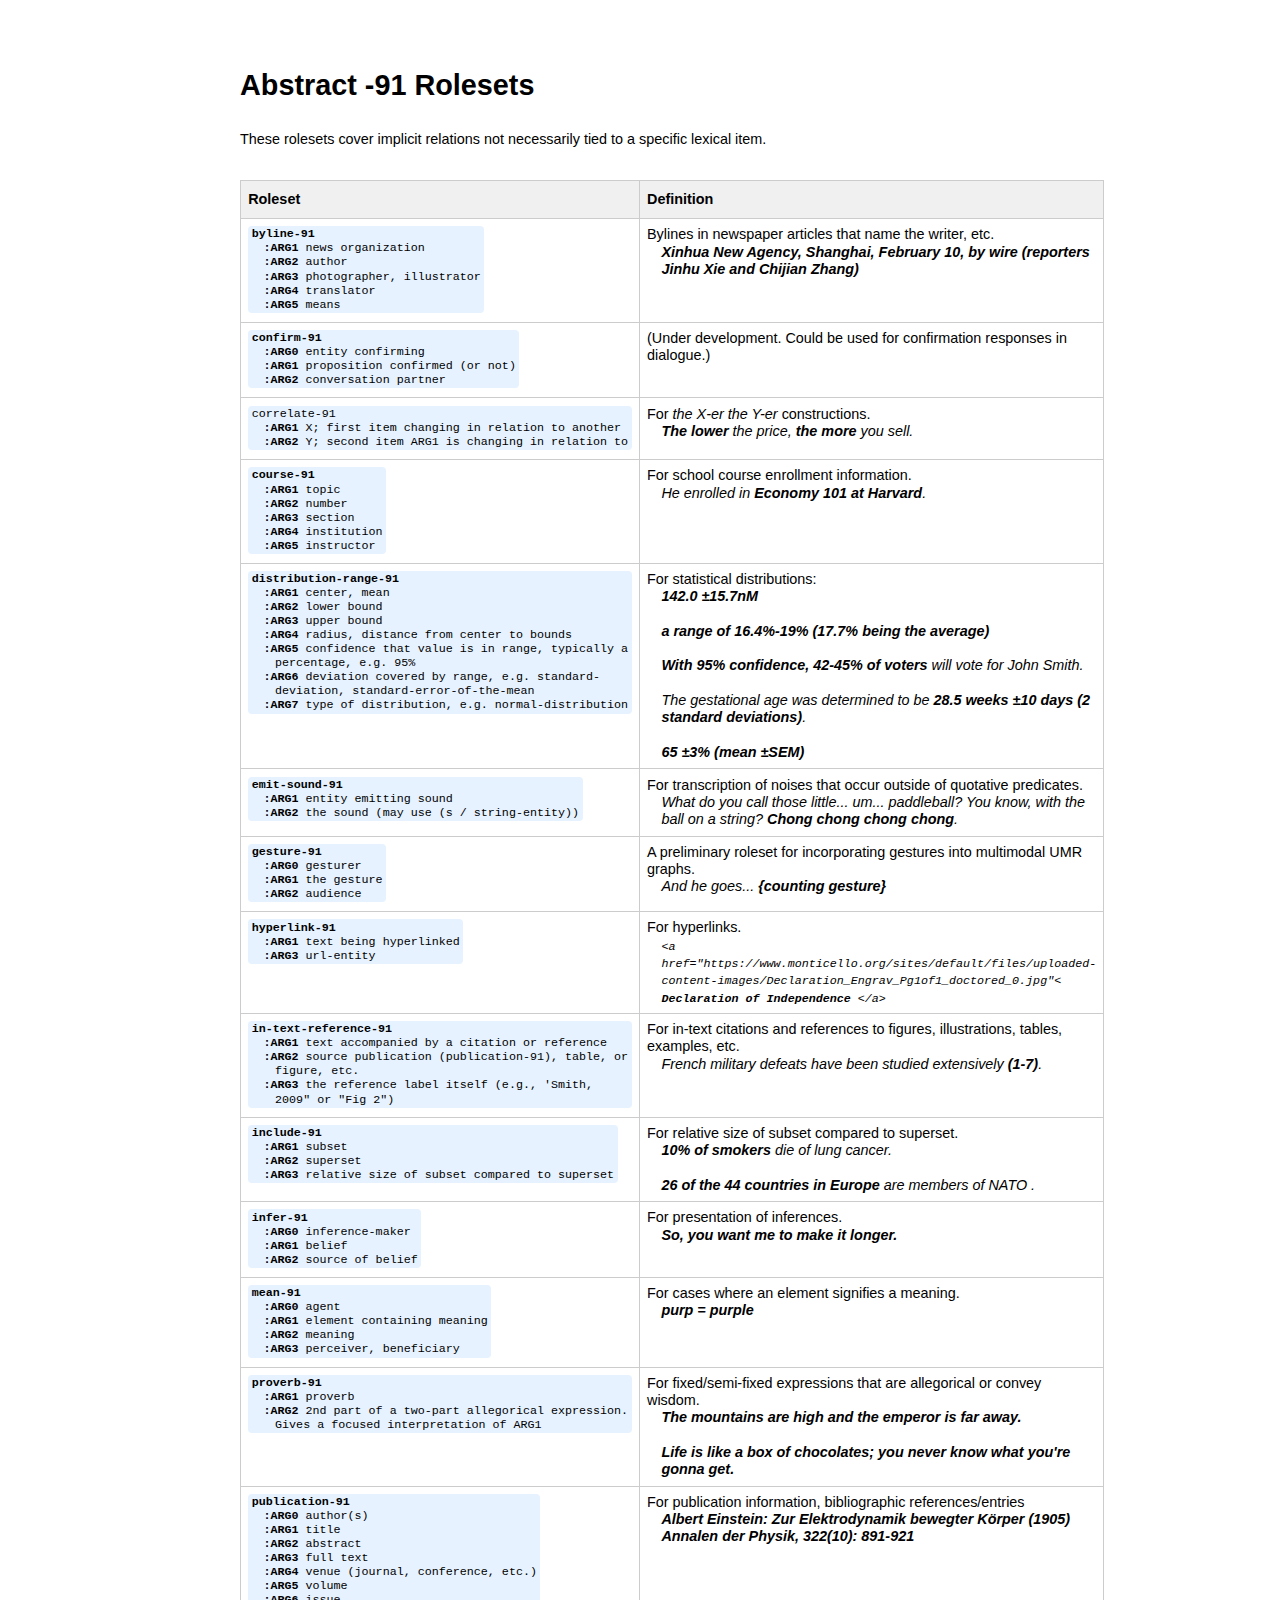
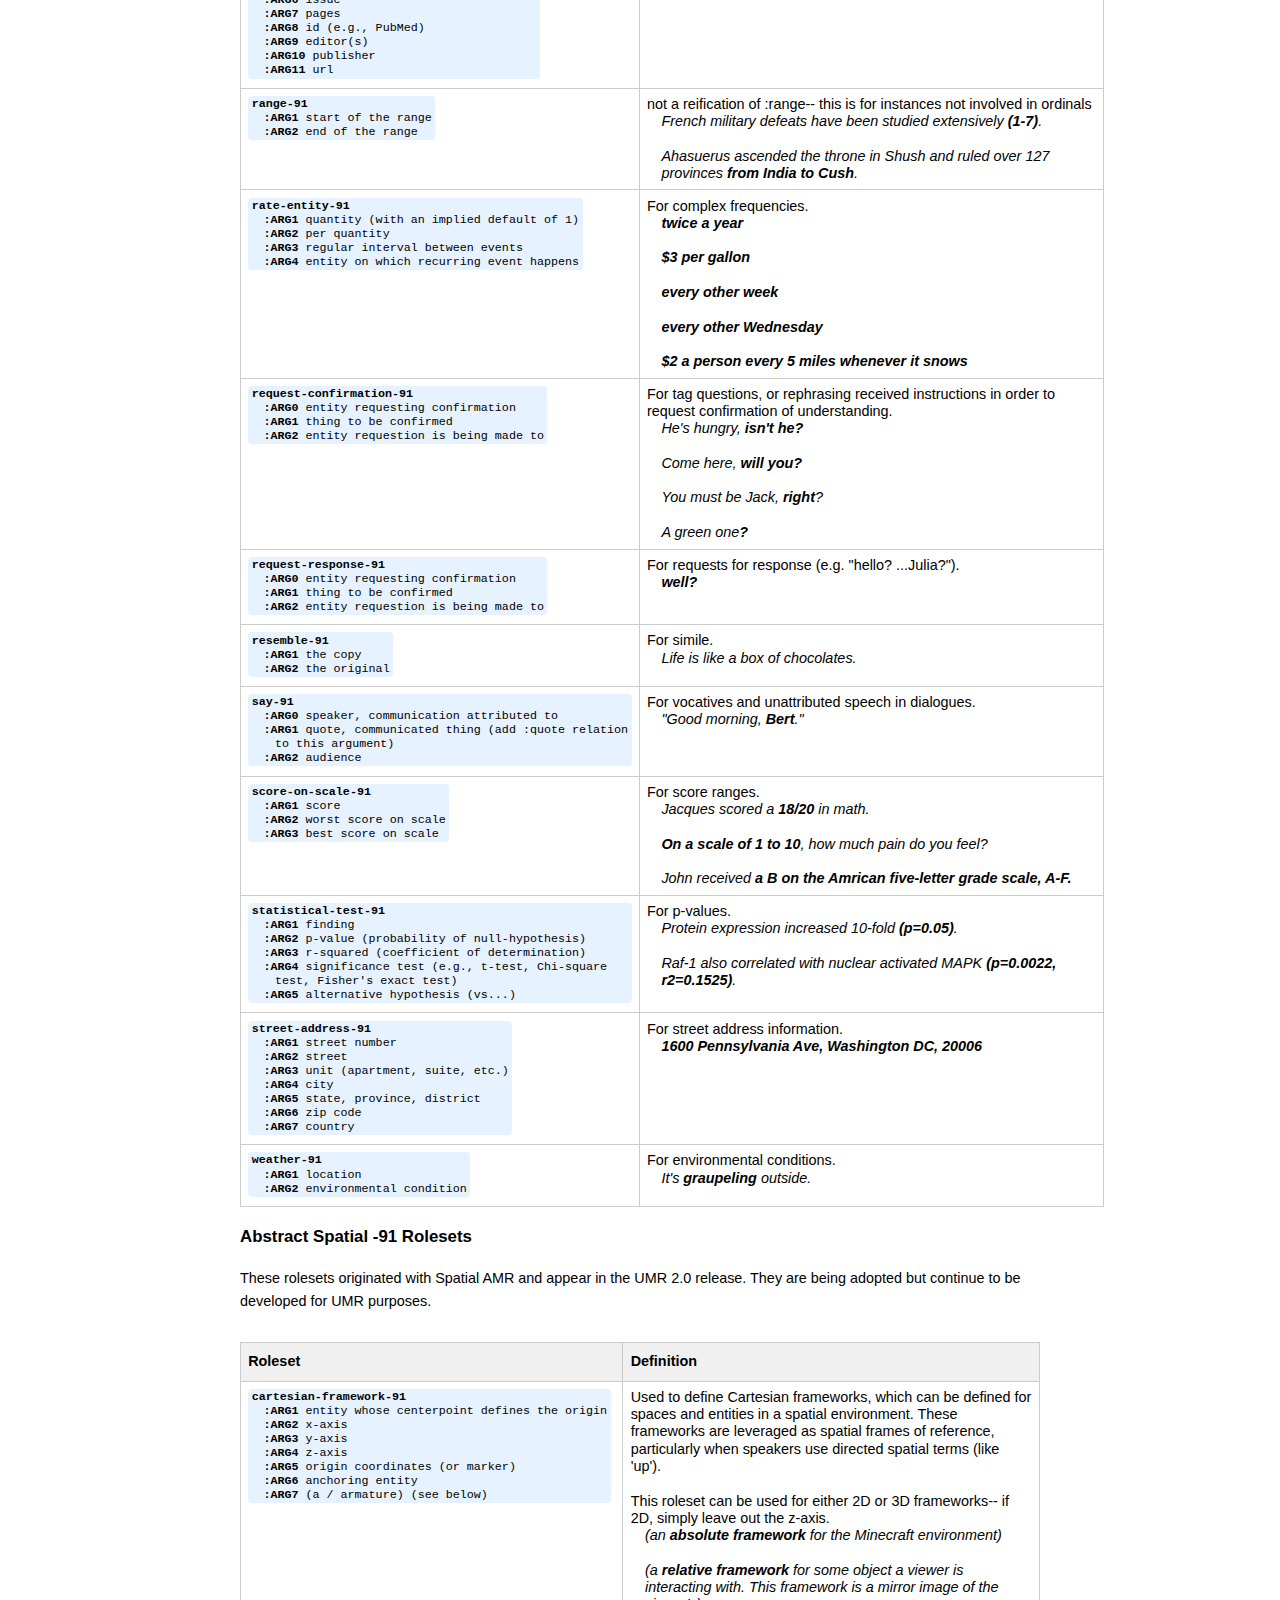
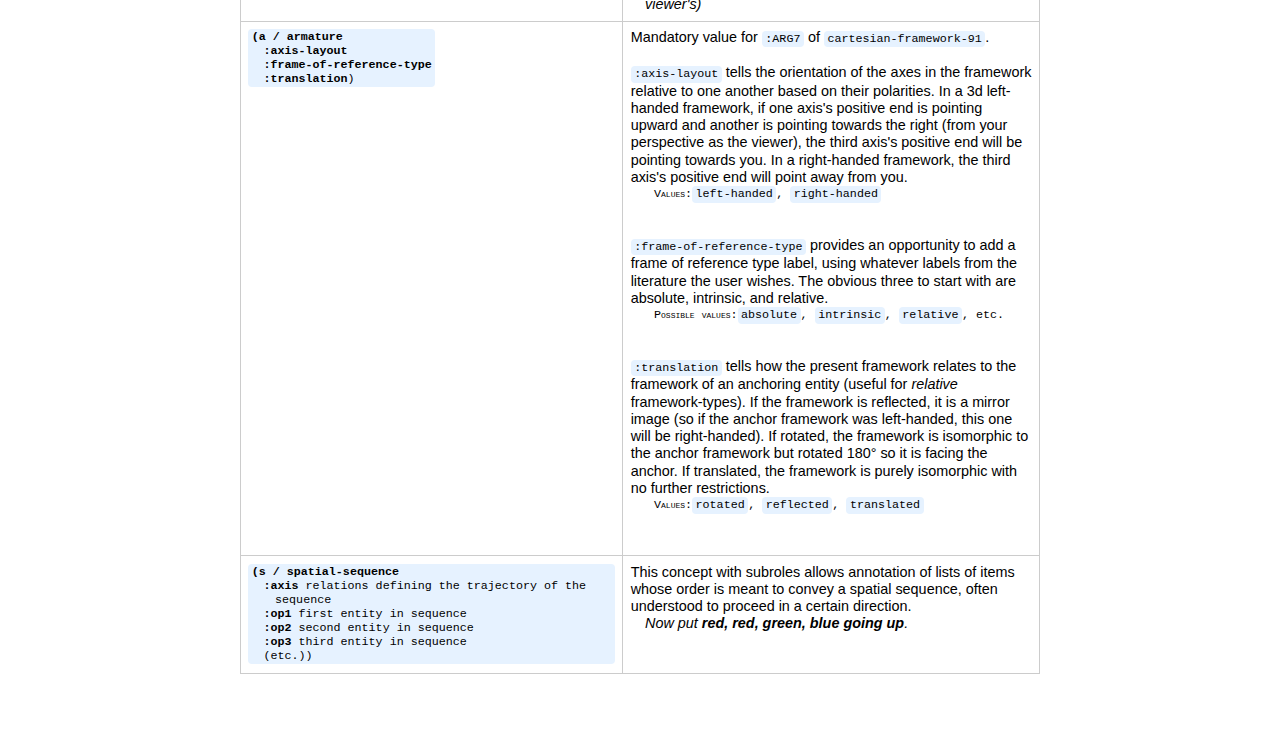
<file: UMR-Schema-Resources/Abstract-91-Rolesets.html>
<!DOCTYPE html>
<html lang="en">
<head>
  <meta charset="UTF-8" />
  <title>Abstract -91 Rolesets</title>
  <style>
    body {
      font-family: sans-serif;
      font-size: 0.9em;
      max-width: 800px;
      margin: 2em auto;
      padding: 1em;
      line-height: 1.6;
    }
    .box {
      background-color: #e6f2ff;
      padding: 0.5em;
      border-radius: 6px;
    }
    table {
      width: 100%;
      border-collapse: collapse;
      margin-top: 2em;
    }
    th, td {
      border: 1px solid #ccc;
      padding: 0.5em;
      text-align: left;
      vertical-align: top;
    }
    th {
      background-color: #f0f0f0;
    }
    td:nth-child(4), td:nth-child(5),
    th:nth-child(4), th:nth-child(5){
      white-space: normal;
      width: auto;
    }
    .highlight {
      background-color: #e6f2ff;
      border-radius: 4px;
      padding: 0.1em 0.3em;
      display: inline-block;
      position: relative;
      font-family: monospace;
      font-size: inherit;
      line-height: 1.2;
    }
    .popup {
      display: none;
      position: absolute;
      top: 120%;
      left: 0;
      padding: 0.5em;
      background: white;
      border: 1px solid #ccc;
      box-shadow: 0 0 10px rgba(0,0,0,0.3);
      z-index: 1000;
      width: max-content;
      white-space: pre-wrap;
      font-family: monospace;
      font-style: normal;
    }
    .highlight:hover .popup ,
    .exsent:hover .popup {
      display: block;
    }
    .indent {
      display: block;
      padding-left: 2em;
      font-family: monospace;
      font-size: inherit;
    }
    .exsent {
      display: block;
      margin-left: 1em;
      font-family: inherit;
      font-size: inherit;
      font-style: italic;
      position: relative;
      line-height: 1.2;
    }
    .definition {
      white-space: normal;
      width: auto;
      line-height: 1.2;
    }
    .nowrap {
      white-space: nowrap;
    }.smallcaps {
      font-variant: small-caps;
    }
    .wrap-indent {
      display: block;
      margin-left: 2em;
      text-indent: -1em;
      font-family: monospace;
      font-size: inherit;
    }
  </style>
</head>
<body>
  
<h1>Abstract -91 Rolesets</h1>
<p>These rolesets cover implicit relations not necessarily tied to a specific lexical item.</p>

<table>
  <thead>
    <tr>
      <th>Roleset</th>
      <th>Definition</th>
    </tr>
  </thead>
    <tr>
      <td>
        <span class="highlight"><code><strong>byline-91</strong></code>
          <span class="wrap-indent"><strong>:ARG1</strong> news organization</span> 
          <span class="wrap-indent"><strong>:ARG2</strong> author</span>
          <span class="wrap-indent"><strong>:ARG3</strong> photographer, illustrator</span>
          <span class="wrap-indent"><strong>:ARG4</strong> translator</span>
          <span class="wrap-indent"><strong>:ARG5</strong> means</span>
      </td>
      <td class="definition">Bylines in newspaper articles that name the writer, etc.
        <span class="exsent"><strong>Xinhua New Agency, Shanghai, February 10, by wire (reporters Jinhu Xie and Chijian Zhang) </strong>
          <span class="popup"><strong>(b / byline-91</strong>
    :ARG0 (n5 / news-media 
        :name (n / name :op1 "Xinhua" :op2 "New" :op3 "Agency"))
    :ARG1 (a / and
        :op1 (p / person 
            :name (n2 / name :op1 "Jinhu" :op2 "Xie"))
        :op2 (p2 / person 
            :name (n3 / name :op1 "Chijian" :op2 "Zhang"))
        :ARG0-of (r / report-01))
    :ARG5 (w / wire)
    :time (d / date-entity 
        :month 2 
        :date 10)
    :place (h / human-settlement 
        :name (n4 / name :op1 "Shanghai")))</span></span>
      </td>
    </tr>
    
    <tr>
      <td>
        <span class="highlight"><code><strong>confirm-91</strong></code>
          <span class="wrap-indent"><strong>:ARG0</strong>	entity confirming</span>
          <span class="wrap-indent"><strong>:ARG1</strong>	proposition confirmed (or not)</span>
          <span class="wrap-indent"><strong>:ARG2</strong>	conversation partner</span>
      </td>
      <td class="definition">(Under development. Could be used for confirmation responses in dialogue.)
        <span class="exsent"> 
          <span class="popup">
          </span></span>
      </td>
    </tr>
    
    <tr>
      <td class="nowrap">
        <span class="highlight"><code>correlate-91</strong></code>
          <span class="wrap-indent"><strong>:ARG1</strong>	X; first item changing in relation to another</span> 
          <span class="wrap-indent"><strong>:ARG2</strong>	Y; second item ARG1 is changing in relation to</span>
      </td>
      <td class="definition">For <em>the X-er the Y-er</em> constructions.
        <span class="exsent"><strong>The lower</strong> the price, <strong>the more</strong> you sell. 
          <span class="popup">(c / correlate-91
    :ARG1 (h / have-degree-91
        :ARG1 (p / price)
        :ARG2 (l / low-04)
        :ARG3 (m / more)
        :aspect state
        :modal-strength partial-affirmative)
    :ARG2 (h2 / have-quant-91
        :ARG1 (t / thing
            :ARG1-of (s / sell-01
                :ARG0 (y / you)))
        :ARG3 (m2 / more)
        :aspect state
        :modal-strength full-affirmative))</span></span>
      </td>
    </tr>
    
    <tr>
      <td>
        <span class="highlight"><code><strong>course-91</strong></code>
          <span class="wrap-indent"><strong>:ARG1</strong>	topic</span>
          <span class="wrap-indent"><strong>:ARG2</strong>	number</span>
          <span class="wrap-indent"><strong>:ARG3</strong>	section</span>
          <span class="wrap-indent"><strong>:ARG4</strong>	institution</span>
          <span class="wrap-indent"><strong>:ARG5</strong>	instructor</span>
      </td>
      <td class="definition">For school course enrollment information.
        <span class="exsent">He enrolled in <strong>Economy 101 at Harvard</strong>. 
          <span class="popup">(e / enroll-01
    :ARG1 (p / person
        :refer-person 3rd
        :refer-number singular)
    :ARG2 <strong>(c / course-91
        :ARG1 (e2 / economy)
        :ARG2 101
        :ARG4 (a / academic-organization 
            :name (n / name :op1 "Harvard")))</strong>
    :aspect performance
    :modal-strength full-affirmative)</span></span>
      </td>
    </tr>
    
    <tr>
      <td>
        <span class="highlight"><code><strong>distribution-range-91</strong></code>
          <span class="wrap-indent"><strong>:ARG1</strong> center, mean</span>
          <span class="wrap-indent"><strong>:ARG2</strong> lower bound</span>
          <span class="wrap-indent"><strong>:ARG3</strong> upper bound</span>
          <span class="wrap-indent"><strong>:ARG4</strong> radius, distance from center to bounds</span>
          <span class="wrap-indent"><strong>:ARG5</strong> confidence that value is in range, typically a percentage, e.g. 95%</span>
          <span class="wrap-indent"><strong>:ARG6</strong> deviation covered by range, e.g. standard-deviation, standard-error-of-the-mean</span>
          <span class="wrap-indent"><strong>:ARG7</strong> type of distribution, e.g. normal-distribution</span>
      </td>
      <td class="definition">For statistical distributions:
        <span class="exsent"><strong>142.0 ±15.7nM</strong> 
          <span class="popup">(d / distribution-range-91 
    :ARG1 (c / concentration-quantity :quant 142.0 
        :unit (n / nanomolar)) 
    :ARG4 (c2 / concentration-quantity :quant 15.7 
        :unit (n2 / nanomolar)))</span></span><br>
          
        <span class="exsent"><strong>a range of 16.4%-19% (17.7% being the average)</strong> 
          <span class="popup">(d / distribution-range-91 
    :ARG1 (p / percentage-entity :value 17.7) 
    :ARG2 (p2 / percentage-entity :value 16.4) 
    :ARG3 (p3 / percentage-entity :value 19))</span></span><br>
          
        <span class="exsent"><strong>With 95% confidence, 42-45% of voters</strong> will vote for John Smith. 
          <span class="popup">(i2 / include-91 
    :ARG1 (p / person 
        :ARG0-of (v / vote-01 
            :ARG1 (p2 / person 
                :name (n / name :op1 "John" :op2 "Smith"))
            :aspect performance
            :modal-strength full-affirmative)) 
    :ARG2 (p3 / person 
        :refer-number plural
        :ARG0-of (v2 / vote-01)) 
    :ARG3 <strong>(d / distribution-range-91 
        :ARG2 (p4 / percentage-entity :value 42) 
        :ARG3 (p5 / percentage-entity :value 45) 
        :ARG5 (p6 / percentage-entity :value 95)</strong>))</span></span><br>
          
        <span class="exsent">The gestational age was determined to be <strong>28.5 weeks ±10 days (2 standard deviations)</strong>. 
          <span class="popup">(d / determine-01 
    :ARG1 (h / have-age-91
        :ARG1 (p / person 
            :ARG1-of (g / gestate-01)) 
        :ARG2 <strong>(d2 / distribution-range-91 
            :ARG1 (t / temporal-quantity :quant 28.5 
                :unit (w / week)) 
            :ARG4 (t2 / temporal-quantity :quant 10 
                :unit (d3 / day)) 
            :ARG6 (p2 / product-of :op1 2 
                :op2 (s / standard-deviation))))</strong>
    :aspect performance
    :modal-strength full-affirmative) </span></span><br>
          
        <span class="exsent"><strong>65 ±3% (mean ±SEM)</strong> 
          <span class="popup">(d / distribution-range-91 
    :ARG1 (p / percentage-entity :value 65) 
    :ARG4 (p2 / percentage-entity :value 3) 
    :ARG6 (s / standard-error-of-the-mean)) </span></span>
      </td>
    </tr>
    
    <tr>
      <td>
        <span class="highlight"><code><strong>emit-sound-91</strong></code>
          <span class="wrap-indent"><strong>:ARG1</strong>	entity emitting sound</span>
          <span class="wrap-indent"><strong>:ARG2</strong>	the sound (may use (s / string-entity))</span>
      </td>
      <td class="definition">For transcription of noises that occur outside of quotative predicates.
        <span class="exsent">What do you call those little... um... paddleball? You know, with the ball on a string? <strong>Chong chong chong chong</strong>.
          <span class="popup">(e / emit-sound-91
    :ARG1 (t / thing)
    :ARG2 (s / string-entity :value "chong-chong-chong-chong"))</span></span>
      </td>
    </tr>
    
    <tr>
      <td>
        <span class="highlight"><code><strong>gesture-91</strong></code>
          <span class="wrap-indent"><strong>:ARG0</strong> gesturer</span>
          <span class="wrap-indent"><strong>:ARG1</strong> the gesture</span>
          <span class="wrap-indent"><strong>:ARG2</strong> audience</span>
      </td>
      <td class="definition">A preliminary roleset for incorporating gestures into multimodal UMR graphs.
        <span class="exsent">And he goes... <strong>{counting gesture}</strong>
          <span class="popup">(g / go-23
    :ARG0 (p / person
        :refer-person 3rd
        :refer-number singular)
    :ARG1 <strong>(g / gesture-91
        :ARG0 p
        :ARG1 (c / count-01))</strong>
    :aspect performance
    :modal-strength full-affirmative)</span></span>
      </td>
    </tr>
    
    <tr>
      <td>
        <span class="highlight"><code><strong>hyperlink-91</strong></code>
          <span class="wrap-indent"><strong>:ARG1</strong>	text being hyperlinked</span>
          <span class="wrap-indent"><strong>:ARG3</strong>	url-entity</span>
      </td>
      <td class="definition">For hyperlinks.
        <span class="exsent"><code>&lt;a href="https://www.monticello.org/sites/default/files/uploaded-content-images/Declaration_Engrav_Pg1of1_doctored_0.jpg"&lt; <strong>Declaration of Independence</strong> &lt;/a&gt;</code> 
          <span class="popup">(c / cultural-artifact
    :name (n / name :op1 "Declaration" :op2 "of" :op3 "Independence")
    :ARG1-of (h / hyperlink-91 
        :ARG3 (u / url-entity :value "https://www.monticello.org/sites/default/files/uploaded-content-images/Declaration_Engrav_Pg1of1_doctored_0.jpg")))</span></span>
      </td>
    </tr>
    
    <tr>
      <td>
        <span class="highlight"><code><strong>in-text-reference-91</strong></code>
          <span class="wrap-indent"><strong>:ARG1</strong>	text accompanied by a citation or reference</span> 
          <span class="wrap-indent"><strong>:ARG2</strong>	source publication (publication-91), table, or figure, etc.</span>
          <span class="wrap-indent"><strong>:ARG3</strong>	the reference label itself (e.g., 'Smith, 2009" or "Fig 2")</span>
      </td>
      <td class="definition">For in-text citations and references to figures, illustrations, tables, examples, etc.
        <span class="exsent">French military defeats have been studied extensively <strong>(1-7)</strong>. 
          <span class="popup">(s / study-01
    :ARG1 (d / defeat-01
        :refer-number plural
        :ARG1 (m / military
            :mod (c / country 
                :name (n / name :op1 "France"))))
    :extent (e / extensive)
    :aspect state
    :modal-strength full-affirmative
    :ARG1-of <strong>(i / in-text-reference-91
        :ARG3 (r / range-91
            :ARG1 (t / thing
                :list-item 1)
            :ARG2 (t2 / thing
                :list-item 7))</strong>))</span></span>
      </td>
    </tr>
    
    <tr>
      <td>
        <span class="highlight"><code><strong>include-91</strong></code>
          <span class="wrap-indent"><strong>:ARG1</strong>	subset</span>
          <span class="wrap-indent"><strong>:ARG2</strong>	superset</span>
          <span class="wrap-indent"><strong>:ARG3</strong>	relative size of subset compared to superset</span>
      </td>
      <td class="definition">For relative size of subset compared to superset.
        <span class="exsent"><strong>10% of smokers</strong> die of lung cancer. 
          <span class="popup">(i / include-91 
    :ARG1 (p / person 
        :refer-number plural
        :ARG1-of (d / die-01 
            :cause (d2 / disease :wiki "Lung_cancer" 
                :name (n / name :op1 "lung" :op2 "cancer"))
            :aspect performance
            :modal-strength full-affirmative))) 
    :ARG2 (p2 / person 
        :refer-number plural
        :ARG0-of (s2 / smoke-02)) 
    :ARG3 (p3 / percentage-entity :value 10))</span></span><br>
          
        <span class="exsent"><strong>26 of the 44 countries in Europe</strong> are members of NATO . 
          <span class="popup">(i / include-91 
    :ARG1 (c / country :quant 26 
        :ARG0-of (h / have-org-role-91 
            :ARG1 (a / armed-organization :wiki "NATO" 
                :name (n2 / name :op1 "NATO")) 
            :ARG2 (m2 / member)
            :aspect state
            :modal-strength full-affirmative)) 
    :ARG2 (c2 / country :quant 44 
        :place (c3 / continent :wiki "Europe" 
            :name (n / name :op1 "Europe"))))</span></span>
      </td>
    </tr>
    
    <tr>
      <td>
        <span class="highlight"><code><strong>infer-91</strong></code>
          <span class="wrap-indent"><strong>:ARG0</strong>	inference-maker</span>
          <span class="wrap-indent"><strong>:ARG1</strong>	belief</span>
          <span class="wrap-indent"><strong>:ARG2</strong>	source of belief</span>
      </td>
      <td class="definition">For presentation of inferences.
        <span class="exsent"><strong>So, you want me to make it longer.</strong> 
          <span class="popup">(i / infer-91
    :ARG1 (w / want-01
        :ARG0 (p / person
            :refer-person 2nd
            :refer-number singular)
        :ARG1 (m / make-02
            :ARG0 (p2 / person
                :refer-person 1st
                :refer-number singular)
            :ARG1 (h / have-degree-91
                :ARG1 (t / thing
                    :refer-person 3rd
                    :refer-number singular)
                :ARG2 (l / long-03)
                :ARG3 (m2 / more)
                :aspect state
                :modal-strength full-affirmative)
            :aspect performance
            :modal-strength partial-affirmative
            :modal-predicate w)
        :aspect state
        :modal-strength partial-affirmative
        :modal-predicate i))
    </span></span>
      </td>
    </tr>
    
    <tr>
      <td>
        <span class="highlight"><code><strong>mean-91</strong></code>
          <span class="wrap-indent"><strong>:ARG0</strong>	agent</span>
          <span class="wrap-indent"><strong>:ARG1</strong>	element containing meaning</span>
          <span class="wrap-indent"><strong>:ARG2</strong>	meaning</span>
          <span class="wrap-indent"><strong>:ARG3</strong>	perceiver, beneficiary</span>
      </td>
      <td class="definition">For cases where an element signifies a meaning.
        <span class="exsent"><strong>purp = purple</strong>
          <span class="popup">(m / mean-91
    :ARG1 (s / string-entity :value "purp")
    :ARG2 (p / purple)
    :aspect state
    :modal-strength full-affirmative)</span></span>
      </td>
    </tr>
    
    <tr>
      <td>
        <span class="highlight"><code><strong>proverb-91</strong></code>
          <span class="wrap-indent"><strong>:ARG1</strong>	proverb</span>
          <span class="wrap-indent"><strong>:ARG2</strong>	2nd part of a two-part allegorical expression. Gives a focused interpretation of ARG1</span>
      </td>
      <td class="definition">For fixed/semi-fixed expressions that are allegorical or convey wisdom.
        <span class="exsent"><strong>The mountains are high and the emperor is far away.</strong> 
          <span class="popup">(p / proverb-91
    :ARG1 (a / and
        :op1 (h / high-05
            :ARG1 (m / mountain
                :refer-number plural)
            :aspect state
            :modal-strength full-affirmative)
        :op2 (a2 / away-01
            :ARG1 (p / person
                :ARG1-of (h2 / have-org-role-91
                    :ARG3 (e / emperor)))
            :extent (f / far-01)
            :aspect state
            :modal-strength full-affirmative)))
          </span></span><br>
          
        <span class="exsent"><strong>Life is like a box of chocolates; you never know what you're gonna get.<strong> 
          <span class="popup">(p / proverb-91
    :ARG1 (r / resemble-91
        :ARG1 (l / live-01
            :aspect process
            :modal-strength full-affirmative)
        :ARG2 (c / chocolate
            :unit (b / box))
        :aspect state
        :modal-strength full-affirmative)
    :ARG2 (k / know-01
        :polarity -
        :ARG0 (p2 / person
            :refer-person 2nd
            :refer-definiteness class)
        :ARG1 (t / thing
            :ARG1-of (g / get-01
                :ARG0 p2
                :aspect performance
                :modal-strength full-affirmative
                :modal-predicate k))
        :mod (e / ever)
        :aspect state
        :modal-strength full-negative))</span></span>
      </td>
    </tr>
    
    <tr>
      <td>
        <span class="highlight"><code><strong>publication-91</strong></code>
          <span class="wrap-indent"><strong>:ARG0</strong> author(s)</span>
          <span class="wrap-indent"><strong>:ARG1</strong> title</span>
          <span class="wrap-indent"><strong>:ARG2</strong> abstract</span>
          <span class="wrap-indent"><strong>:ARG3</strong> full text</span>
          <span class="wrap-indent"><strong>:ARG4</strong> venue (journal, conference, etc.)</span>
          <span class="wrap-indent"><strong>:ARG5</strong> volume</span>
          <span class="wrap-indent"><strong>:ARG6</strong> issue</span>
          <span class="wrap-indent"><strong>:ARG7</strong> pages</span>
          <span class="wrap-indent"><strong>:ARG8</strong> id (e.g., PubMed)</span>
          <span class="wrap-indent"><strong>:ARG9</strong> editor(s)</span>
          <span class="wrap-indent"><strong>:ARG10</strong> publisher</span>
          <span class="wrap-indent"><strong>:ARG11</strong> url</span>
      </td>
      <td class="definition">For publication information, bibliographic references/entries
        <span class="exsent"><strong>Albert Einstein: Zur Elektrodynamik bewegter Körper (1905) Annalen der Physik, 322(10): 891-921 </strong>
          <span class="popup">(p / publication-91  
    :ARG0 (p2 / person :wiki "Albert_Einstein" 
        :name (n / name :op1 "Albert" :op2 "Einstein")) 
    :ARG1 (p3 / publication :wiki "Annus_Mirabilis_papers#Special_relativity" 
        :name (n2 / name :op1 "Zur" :op2 "Elektrodynamik" :op3 "bewegter" :op4 "Körper")) 
    :ARG4 (j / journal :wiki "Annalen_der_Physik" 
        :name (n3 / name :op1 "Annalen" :op2 "der" :op3 "Physik")) 
    :ARG5 322 
    :ARG6 10
    :ARG7 (v / value-interval 
        :op1 891 
        :op2 921) 
    :time (d / date-entity 
        :year 1905) 
    :medium (l / language :wiki "German_language" 
        :name (n4 / name :op1 "German"))) </span></span>
      </td>
    </tr>
    
    <tr>
      <td>
        <span class="highlight"><code><strong>range-91</strong></code>
          <span class="wrap-indent"><strong>:ARG1</strong> start of the range</span>
          <span class="wrap-indent"><strong>:ARG2</strong> end of the range</span>
      </td>
      <td class="definition">not a reification of :range-- this is for instances not involved in ordinals
        <span class="exsent">French military defeats have been studied extensively <strong>(1-7)</strong>. 
          <span class="popup">(s / study-01
    :ARG1 (d / defeat-01
        :refer-number plural
        :ARG1 (m / military
            :mod (c / country 
                :name (n / name :op1 "France"))))
    :extent (e / extensive)
    :aspect state
    :modal-strength full-affirmative
    :ARG1-of <strong>(i / in-text-reference-91
        :ARG3 (r / range-91
            :ARG1 (t / thing
                :list-item 1)
            :ARG2 (t2 / thing
                :list-item 7)))</strong>)</span></span><br>
                
        <span class="exsent">Ahasuerus ascended the throne in Shush and ruled over 127 provinces <strong>from India to Cush</strong>.
      </td>
    </tr>
    
    <tr>
      <td>
        <span class="highlight"><code><strong>rate-entity-91</strong></code>
          <span class="wrap-indent"><strong>:ARG1</strong>	quantity (with an implied default of 1)</span>
          <span class="wrap-indent"><strong>:ARG2</strong>	per quantity</span>
          <span class="wrap-indent"><strong>:ARG3</strong>	regular interval between events</span>
          <span class="wrap-indent"><strong>:ARG4</strong>	entity on which recurring event happens</span>
      </td>
      <td class="definition">For complex frequencies.
        <span class="exsent"><strong>twice a year</strong> 
          <span class="popup">(e / event
    :frequency (r / rate-entity-91
        :ARG1 2
        :ARG2 (y / year :quant 1)))</span></span><br>
          
        <span class="exsent"><strong>$3 per gallon </strong>
          <span class="popup">(r / rate-entity-91
    :ARG1 (m / monetary-quantity
        :quant 3
        :unit (d / dollar))
    :ARG2 (v / volume-quantity
        :quant 1
        :unit (g / gallon)))</span></span><br>
          
        <span class="exsent"><strong>every other week </strong>
          <span class="popup">(e / event
    :frequency (r / rate-entity-91
        :ARG3 (t / temporal-quantity
            :quant 2
            :unit (w / week))))</span></span><br>
          
        <span class="exsent"><strong>every other Wednesday </strong>
          <span class="popup">(e / event
    :frequency (r / rate-entity-91 
        :ARG3 (t / temporal-quantity 
            :quant 2 
            :unit (w / week)) 
        :ARG4 (d / date-entity 
            :weekday (w2 / wednesday))))</span></span><br>
          
        <span class="exsent"><strong>$2 a person every 5 miles whenever it snows </strong>
          <span class="popup">(e / event
    :frequency (r / rate-entity-91 
        :ARG1 (m / monetary-quantity 
            :quant 2 
            :unit (d / dollar)) 
        :ARG2 (p / person
            :quant 1) 
        :ARG3 (d2 / distance-quantity 
            :quant 5 
            :unit (m2 / mile)) 
        :ARG4 (s / snow-01
            :aspect activity
            :modal-strength full-affirmative)))</span></span>
      </td>
    </tr>
    
    <tr>
      <td>
        <span class="highlight"><code><strong>request-confirmation-91</strong></code>
          <span class="wrap-indent"><strong>:ARG0</strong>	entity requesting confirmation</span> 
          <span class="wrap-indent"><strong>:ARG1</strong>	thing to be confirmed</span> 
          <span class="wrap-indent"><strong>:ARG2</strong>	entity requestion is being made to</span> 
      </td>
      <td class="definition">For tag questions, or rephrasing received instructions in order to request confirmation of understanding.
        <span class="exsent">He's hungry, <strong>isn't he?</strong> 
          <span class="popup">(h / hunger-01 
    :ARG0 (p / person
        :refer-person 3rd
        :refer-number singular) 
    :ARG1-of <strong>(r / request-confirmation-91)</strong>
    :aspect state
    :modal-strength partial-affirmative) </span></span><br>
          
        <span class="exsent">Come here, <strong>will you?</strong> 
          <span class="popup">(c / come-01 
    :mode imperative 
    :ARG1 (p / person
        :refer-person 2nd
        :refer-number singular)
    :ARG4 (h / here) 
    :ARG1-of <strong>(r / request-confirmation-91)</strong>
    :aspect performance
    :modal-strength partial-affirmative) </span></span><br>
          
        <span class="exsent">You must be Jack, <strong>right</strong>? 
          <span class="popup">(i / infer-01 
    :ARG1 (i2 / identity-91
        :ARG1 (p2 / person
            :refer-person 2nd
            :refer-number singular)
        :ARG2 (p / person 
            :name (n / name :op1 "Jack"))
        :ARG1-of <strong>(r / request-confirmation-91)</strong>
        :aspect state
        :modal-strength partial-affirmative
        :modal-predicate i)) </span></span><br>

        <span class="exsent">A green one<strong>?</strong> 
          <span class="popup">(h / have-color-91
    :ARG1 (t / thing
        :refer-person 3rd
        :refer-number singular)
    :ARG2 (g / green)
    :ARG1-of <strong>(r / request-confirmation-91)</strong>)</span></span>
      </td>
    </tr>
    
    <tr>
      <td>
        <span class="highlight"><code><strong>request-response-91</strong></code>
          <span class="wrap-indent"><strong>:ARG0</strong>	entity requesting confirmation</span> 
          <span class="wrap-indent"><strong>:ARG1</strong>	thing to be confirmed</span> 
          <span class="wrap-indent"><strong>:ARG2</strong>	entity requestion is being made to</span> 
      </td>
      <td class="definition">For requests for response (e.g. "hello? ...Julia?").
        <span class="exsent"><strong>well?</strong>
          <span class="popup"><strong>(r / request-response-91)</strong></span></span>
      </td>
    </tr>
    
    <tr>
      <td>
        <span class="highlight"><code><strong>resemble-91</strong></code>
          <span class="wrap-indent"><strong>:ARG1</strong> the copy</span> 
          <span class="wrap-indent"><strong>:ARG2</strong> the original</span> 
      </td>
      <td class="definition">For simile.
        <span class="exsent">Life is like a box of chocolates. 
          <span class="popup">(r / resemble-91
    :ARG1 (l / live-01
        :aspect process
        :modal-strength full-affirmative)
    :ARG2 (c / chocolate
        :unit (b / box))
    :aspect state
    :modal-strength full-affirmative)
          </span></span>
      </td>
    </tr>
    
    <tr>
      <td>
        <span class="highlight"><code><strong>say-91</strong></code>
          <span class="wrap-indent"><strong>:ARG0</strong>	speaker, communication attributed to</span> 
          <span class="wrap-indent"><strong>:ARG1</strong>	quote, communicated thing (add :quote relation to this argument)</span> 
          <span class="wrap-indent"><strong>:ARG2</strong> audience</span> 
      </td>
      <td class="definition">For vocatives and unattributed speech in dialogues.
        <span class="exsent">"Good morning, <strong>Bert</strong>."
          <span class="popup">(s / say-91
    :ARG1 (g / good-02
        :theme (m / morning)
        <strong>:vocative (p / person 
            :name (n / name :op1 "Bert"))</strong>
        :aspect state
        :modal-strength full-affirmative
        :quote s)
    :ARG2 p)</span></span>
      </td>
    </tr>
    
    <tr>
      <td>
        <span class="highlight"><code><strong>score-on-scale-91</strong></code>
          <span class="wrap-indent"><strong>:ARG1</strong>	score</span> 
          <span class="wrap-indent"><strong>:ARG2</strong>	worst score on scale</span> 
          <span class="wrap-indent"><strong>:ARG3</strong>	best score on scale</span> 
      </td>
      <td class="definition">For score ranges.
        <span class="exsent">Jacques scored a <strong>18/20</strong> in math. 
          <span class="popup">(s / score-01 
    :ARG1 (p / person 
        :name (n / name :op1 "Jacques")) 
    :ARG2 <strong>(s2 / score-on-scale-91 
        :ARG1 18 
        :ARG3 20)</strong>
    :ARG3 (m / mathematics)
    :aspect performance
    :modal-strength full-affirmative)</span></span><br>
          
        <span class="exsent"><strong>On a scale of 1 to 10</strong>, how much pain do you feel? 
          <span class="popup">(f / feel-01 
    :mode interrogative
    :ARG0 (p2 / person
        :refer-person 2nd
        :refer-number singular)
    :ARG1 (p / pain 
        :quant <strong>(s / score-on-scale-91 
            :ARG1 (u / umr-unknown) 
            :ARG2 1 
            :ARG3 10))</strong>
    :aspect state
    :modal-strength full-affirmative)</span></span><br>
          
        <span class="exsent">John received <strong>a B on the Amrican five-letter grade scale, A-F.</strong> 
          <span class="popup">(r / receive-01
    :ARG0 (p / person 
        :name (n / name :op1 "John"))
    :ARG1 <strong>(s / score-on-scale-91
        :ARG1 "B"
        :ARG2 "F"
        :ARG3 "A"
        :scale (s2 / scale
            :mod (c / country 
                :name (n2 / name :op1 "America"))
            :mod (l / letter
                :quant 5)))</strong>
    :aspect performance
    :modal-strength full-affirmative)</span></span>
      </td>
    </tr>
    
    <tr>
      <td>
        <span class="highlight"><code><strong>statistical-test-91</strong></code>
          <span class="wrap-indent"><strong>:ARG1</strong>	finding</span> 
          <span class="wrap-indent"><strong>:ARG2</strong>	p-value (probability of null-hypothesis)</span> 
          <span class="wrap-indent"><strong>:ARG3</strong>	r-squared (coefficient of determination)</span> 
          <span class="wrap-indent"><strong>:ARG4</strong>	significance test (e.g., t-test, Chi-square test, Fisher's exact test)</span> 
          <span class="wrap-indent"><strong>:ARG5</strong>	alternative hypothesis (vs...)</span> 
      </td>
      <td class="definition">For p-values.
        <span class="exsent">Protein expression increased 10-fold <strong>(p=0.05)</strong>. 
          <span class="popup">(i / increase-01 
    :ARG1 (e / express-03 
          :ARG2 (p / protein)
          :aspect process
          :modal-strength full-affirmative) 
    :ARG2 (t / times :quant 10) 
    :ARG1-of <strong>(s / statistical-test-91 
          :ARG2 (l / less-than :op1 0.05))</strong>
    :aspect performance
    :modal-strength full-affirmative)</span></span><br>
          
        <span class="exsent">Raf-1 also correlated with nuclear activated MAPK <strong>(p=0.0022, r2=0.1525)</strong>. 
          <span class="popup">(c / correlate-01 
    :ARG1 (e / enzyme :wiki "C-Raf" 
        :name (n / name :op1 "Raf-1")) 
    :ARG2 (e2 / enzyme :wiki "Mitogen-activated_protein_kinase" 
        :name (n2 / name :op1 "MAPK") 
        :place (n3 / nucleus) 
        :ARG1-of (a / activate-01)) 
    :ARG1-of <strong>(s / statistical-test-91 
        :ARG2 0.0022 
        :ARG3 0.1525) </strong>
    :mod (a2 / also)
    :aspect state
    :modal-strength full-affirmative)</span></span>
      </td>
    </tr>
    
    <tr>
      <td>
        <span class="highlight"><code><strong>street-address-91</strong></code>
          <span class="wrap-indent"><strong>:ARG1</strong>	street number</span> 
          <span class="wrap-indent"><strong>:ARG2</strong>	street</span> 
          <span class="wrap-indent"><strong>:ARG3</strong>	unit (apartment, suite, etc.)</span> 
          <span class="wrap-indent"><strong>:ARG4</strong>	city</span> 
          <span class="wrap-indent"><strong>:ARG5</strong>	state, province, district</span> 
          <span class="wrap-indent"><strong>:ARG6</strong>	zip code</span> 
          <span class="wrap-indent"><strong>:ARG7</strong>	country</span> 
      </td>
      <td class="definition">For street address information.
        <span class="exsent"><strong>1600 Pennsylvania Ave, Washington DC, 20006</strong> 
          <span class="popup">(s / street-address-91 
    :ARG1 1600  
    :ARG2 (r / road :wiki "Pennsylvania_Avenue" 
        :name (n / name :op1 "Pennsylvania" :op2 "Ave")) 
    :ARG4 (h / human-settlement :wiki "Washington,_D.C." 
        :name (n2 / name :op1 "Washington")) 
    :ARG6 20006) </span></span>
      </td>
    </tr>
    
    <tr>
      <td>
        <span class="highlight"><code><strong>weather-91</strong></code>
          <span class="wrap-indent"><strong>:ARG1</strong>	location</span> 
          <span class="wrap-indent"><strong>:ARG2</strong>	environmental condition</span> 
      </td>
      <td class="definition">For environmental conditions.
        <span class="exsent">It's <strong>graupeling</strong> outside.
          <span class="popup">(w / weather-91
    :ARG1 (o / outside)
    :ARG2 (g / graupel-00)
    :aspect activity
    :modal-strength full-affirmative)</span></span>
      </td>
    </tr>
    
  </tbody>
</table>

<h3>Abstract Spatial -91 Rolesets</h3>
<p>These rolesets originated with Spatial AMR and appear in the UMR 2.0 release. They are being adopted but continue to be developed for UMR purposes.</p>

<table>
  <thead>
    <tr>
      <th>Roleset</th>
      <th>Definition</th>
    </tr>
  </thead>
    <tr>
      <td class="nowrap">
        <span class="highlight"><code><strong>cartesian-framework-91</strong></code>
          <span class="wrap-indent"><strong>:ARG1</strong> entity whose centerpoint defines the origin</span>
          <span class="wrap-indent"><strong>:ARG2</strong> x-axis</span>
          <span class="wrap-indent"><strong>:ARG3</strong> y-axis</span>
          <span class="wrap-indent"><strong>:ARG4</strong> z-axis</span>
          <span class="wrap-indent"><strong>:ARG5</strong> origin coordinates (or marker)</span>
          <span class="wrap-indent"><strong>:ARG6</strong> anchoring entity</span>
          <span class="wrap-indent"><strong>:ARG7</strong> (a / armature) (see below)</span>
      </td>
      <td class="definition">Used to define Cartesian frameworks, which can be defined for spaces and entities in a spatial environment. These frameworks are leveraged as spatial frames of reference, particularly when speakers use directed spatial terms (like 'up'). <br><br>
This roleset can be used for either 2D or 3D frameworks-- if 2D, simply leave out the z-axis.
        <span class="exsent">(an <strong>absolute framework</strong> for the Minecraft environment)
          <span class="popup">(b / build-space
    :ARG1-of (c / cartesian-framework-91
        :ARG2 (x / x-axis)
        :ARG3 (y / y-axis)
        :ARG4 (z / z-axis)
        :ARG7 (a / armature
            :axis-layout right-handed
            :frame-of-reference-type absolute)))
          </span></span><br>
            
        <span class="exsent">(a <strong>relative framework</strong> for some object a viewer is interacting with. This framework is a mirror image of the viewer's)
          <span class="popup">(o / object
    :ARG1-of (c / cartesian-framework-91
        :ARG2 (x / x-axis)
        :ARG3 (y / y-axis)
        :ARG4 (z / z-axis)
        :ARG6 (p / person
            :name (n / name :op1 "Builder"))
        :ARG7 (a / armature
            :axis-layout left-handed
            :frame-of-reference-type relative
            :translation reflected)))
          </span></span>
      </td>
    </tr>
    <tr>
      <td>
        <span class="highlight"><code><strong>(a / armature</strong></code>
          <span class="wrap-indent"><strong>:axis-layout</strong></span>
          <span class="wrap-indent"><strong>:frame-of-reference-type</strong></span>
          <span class="wrap-indent"><strong>:translation</strong>)</span>
        </span>
      </td>
      <td class="definition">Mandatory value for <span class="highlight">:ARG7</span> of <span class="highlight">cartesian-framework-91</span>. <br><br>
  <span class="highlight">:axis-layout</span> tells the orientation of the axes in the framework relative to one another based on their polarities. In a 3d left-handed framework, if one axis's positive end is pointing upward and another is pointing towards the right (from your perspective as the viewer), the third axis's positive end will be pointing towards you. In a right-handed framework, the third axis's positive end will point away from you.<br>
    <span class="indent"><span class="smallcaps">Values:</span><span class="highlight">left-handed</span>, <span class="highlight">right-handed</span></span><br><br>
    
  <span class="highlight">:frame-of-reference-type</span> provides an opportunity to add a frame of reference type label, using whatever labels from the literature the user wishes. The obvious three to start with are absolute, intrinsic, and relative.<br>
    <span class="indent"><span class="smallcaps">Possible values:</span><span class="highlight">absolute</span>, <span class="highlight">intrinsic</span>, <span class="highlight">relative</span>, etc.</span><br><br>
    
  <span class="highlight">:translation</span> tells how the present framework relates to the framework of an anchoring entity (useful for <em>relative</em> framework-types). If the framework is reflected, it is a mirror image (so if the anchor framework was left-handed, this one will be right-handed). If rotated, the framework is isomorphic to the anchor framework but rotated 180° so it is facing the anchor. If translated, the framework is purely isomorphic with no further restrictions.<br>
    <span class="indent"><span class="smallcaps">Values:</span><span class="highlight">rotated</span>, <span class="highlight">reflected</span>, <span class="highlight">translated</span></span><br><br>
      </td>
    </tr>
    
    <tr>
      <td>
        <span class="highlight"><code><strong>(s / spatial-sequence</strong></code>
          <span class="wrap-indent"><strong>:axis</strong> relations defining the trajectory of the sequence</span> 
          <span class="wrap-indent"><strong>:op1</strong> first entity in sequence</span>
          <span class="wrap-indent"><strong>:op2</strong> second entity in sequence</span>
          <span class="wrap-indent"><strong>:op3</strong> third entity in sequence</span>
          <span class="wrap-indent">(etc.))</span>
      </td>
      <td class="definition">This concept with subroles allows annotation of lists of items whose order is meant to convey a spatial sequence, often understood to proceed in a certain direction.
        <span class="exsent">Now put <strong>red, red, green, blue going up</strong>.  
          <span class="popup">(p / put-01
    :mode imperative
    :ARG0 (p / person
        :refer-person 2nd
        :refer-number singular)
    :ARG1 <strong>(s / spatial-sequence
        :axis (t / trajectory
            :ARG3-of (u / up-03
                :ARG4 (c / cartesian-framework-91
                    :ARG1 (b / build-space))))
        :op1 (t2 / thing
            :color (r / red))
        :op2 (t3 / thing
            :color (r2 / red))
        :op3 (t4 / thing
            :color (g / green))
        :op4 (t5 / thing
            :color (b / blue))))</strong>
          </span></span>
      </td>
    </tr>
    
  </tbody>
</table>
  
</body>
</html>
</file>
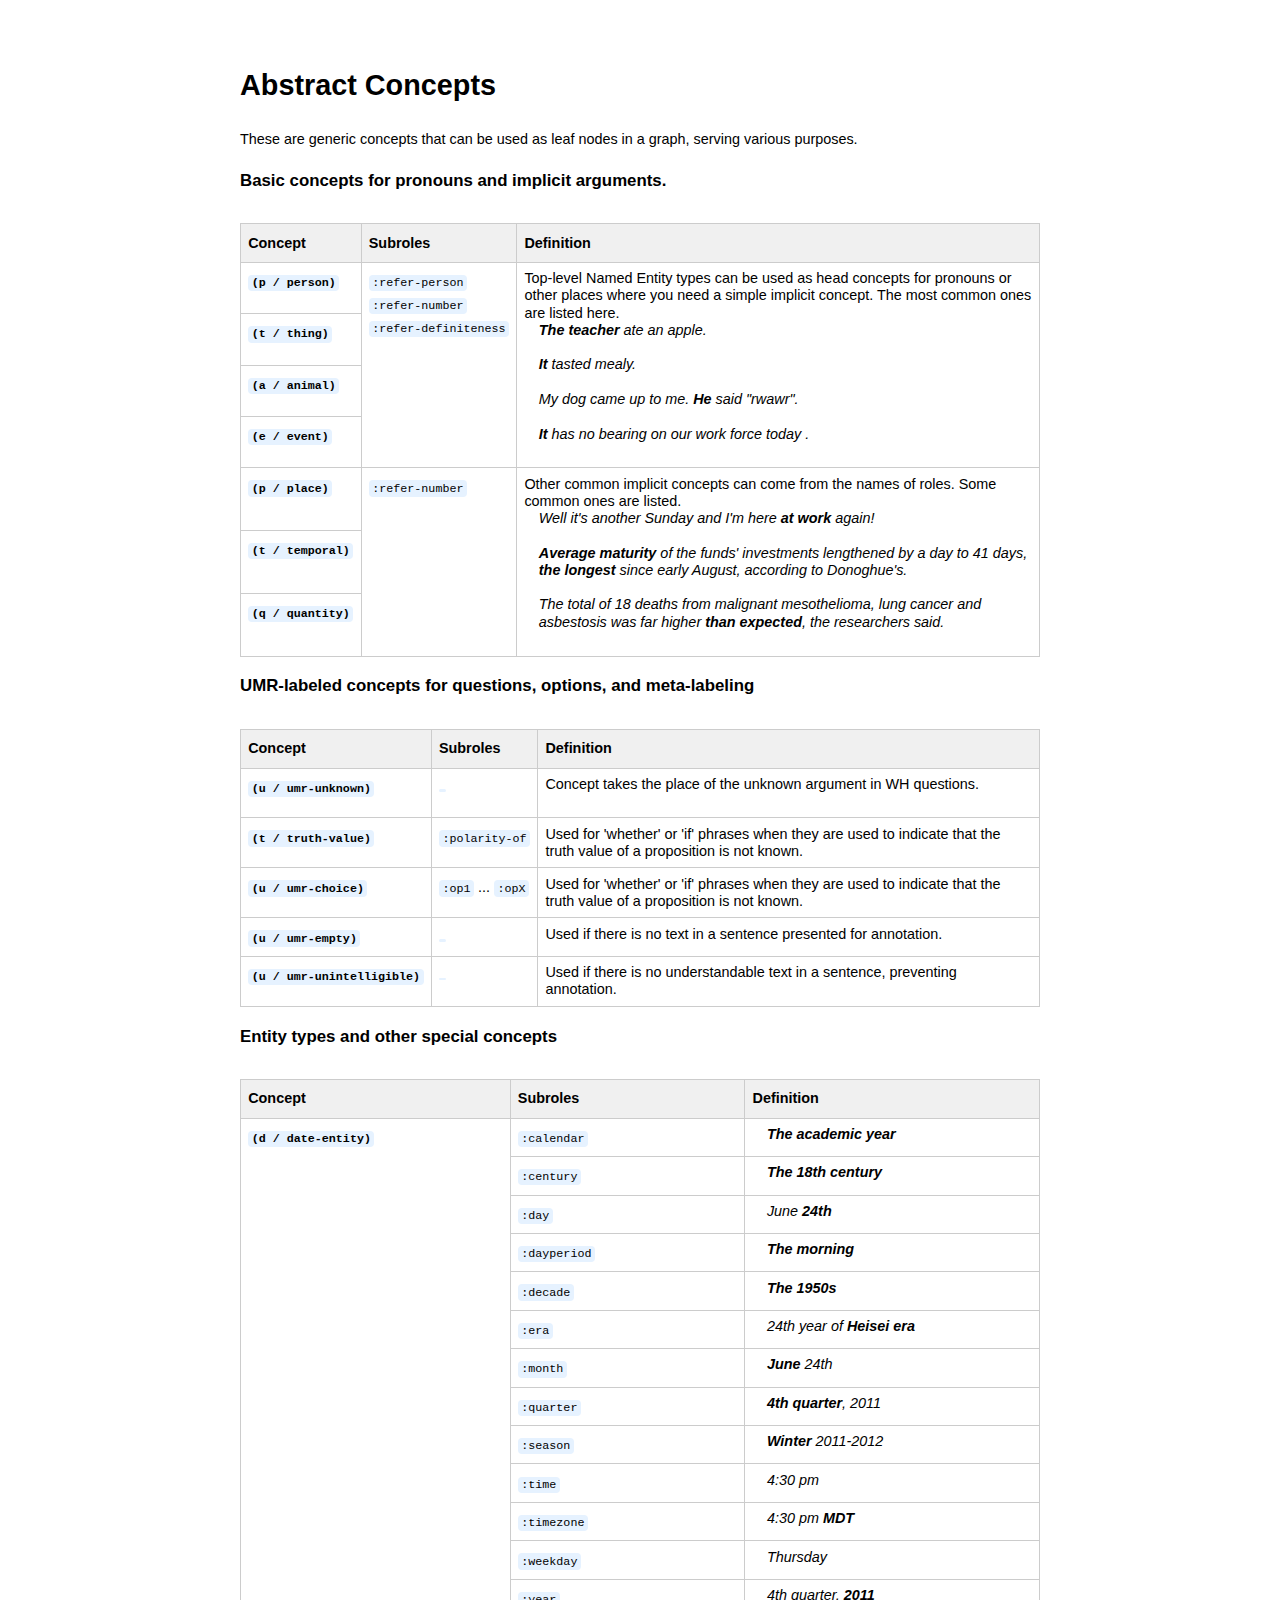
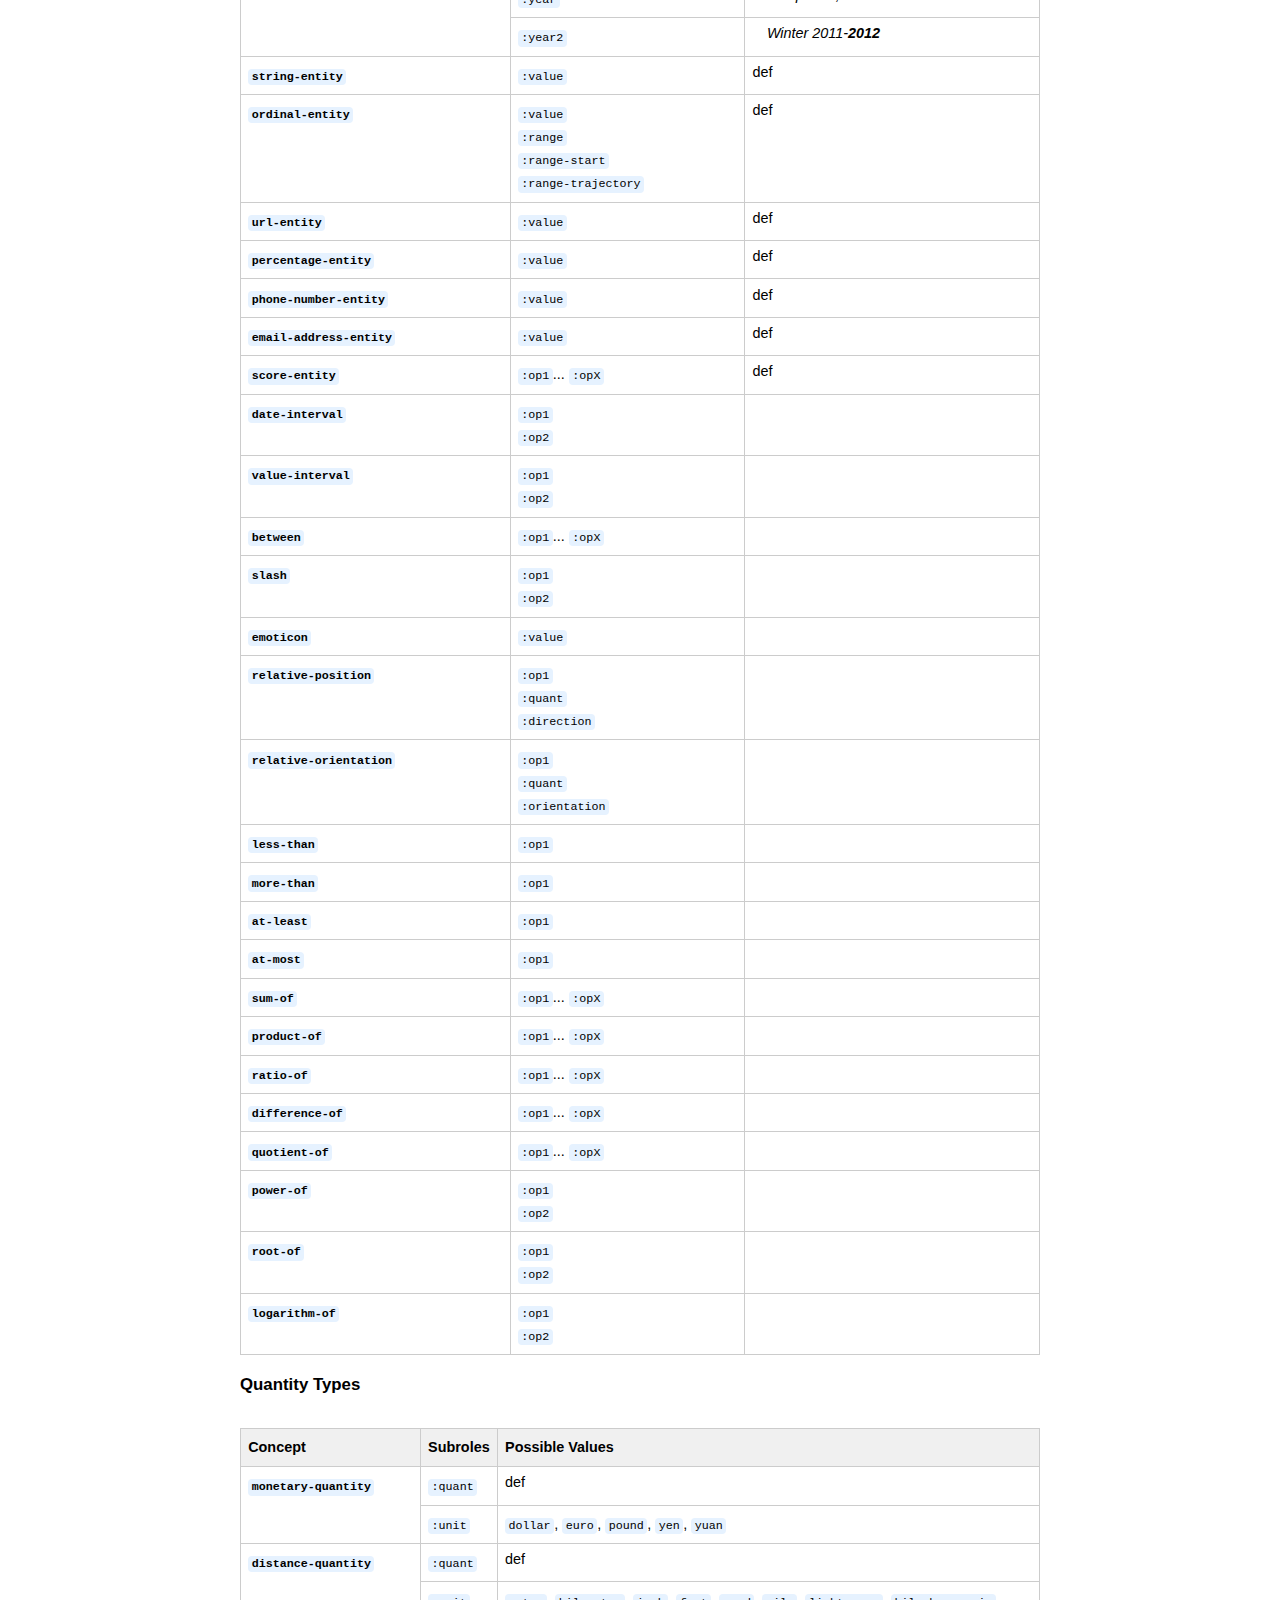
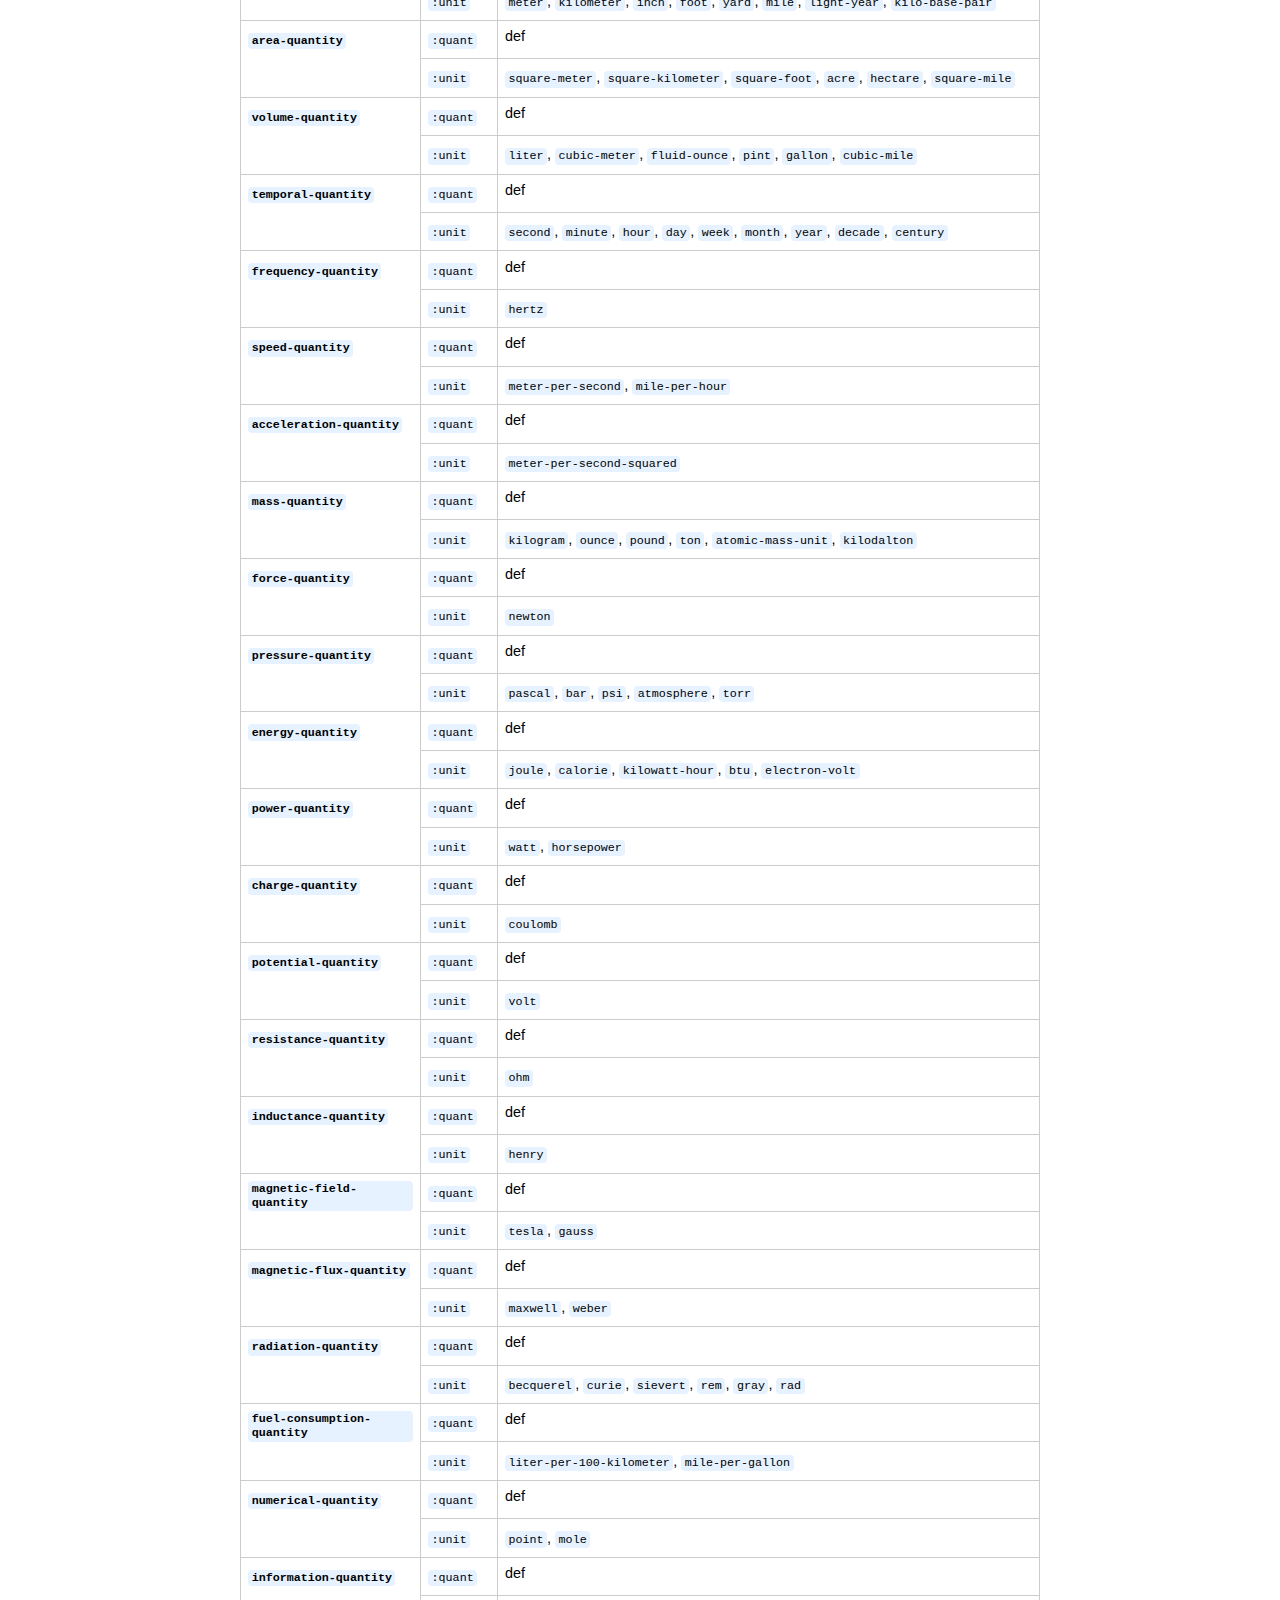
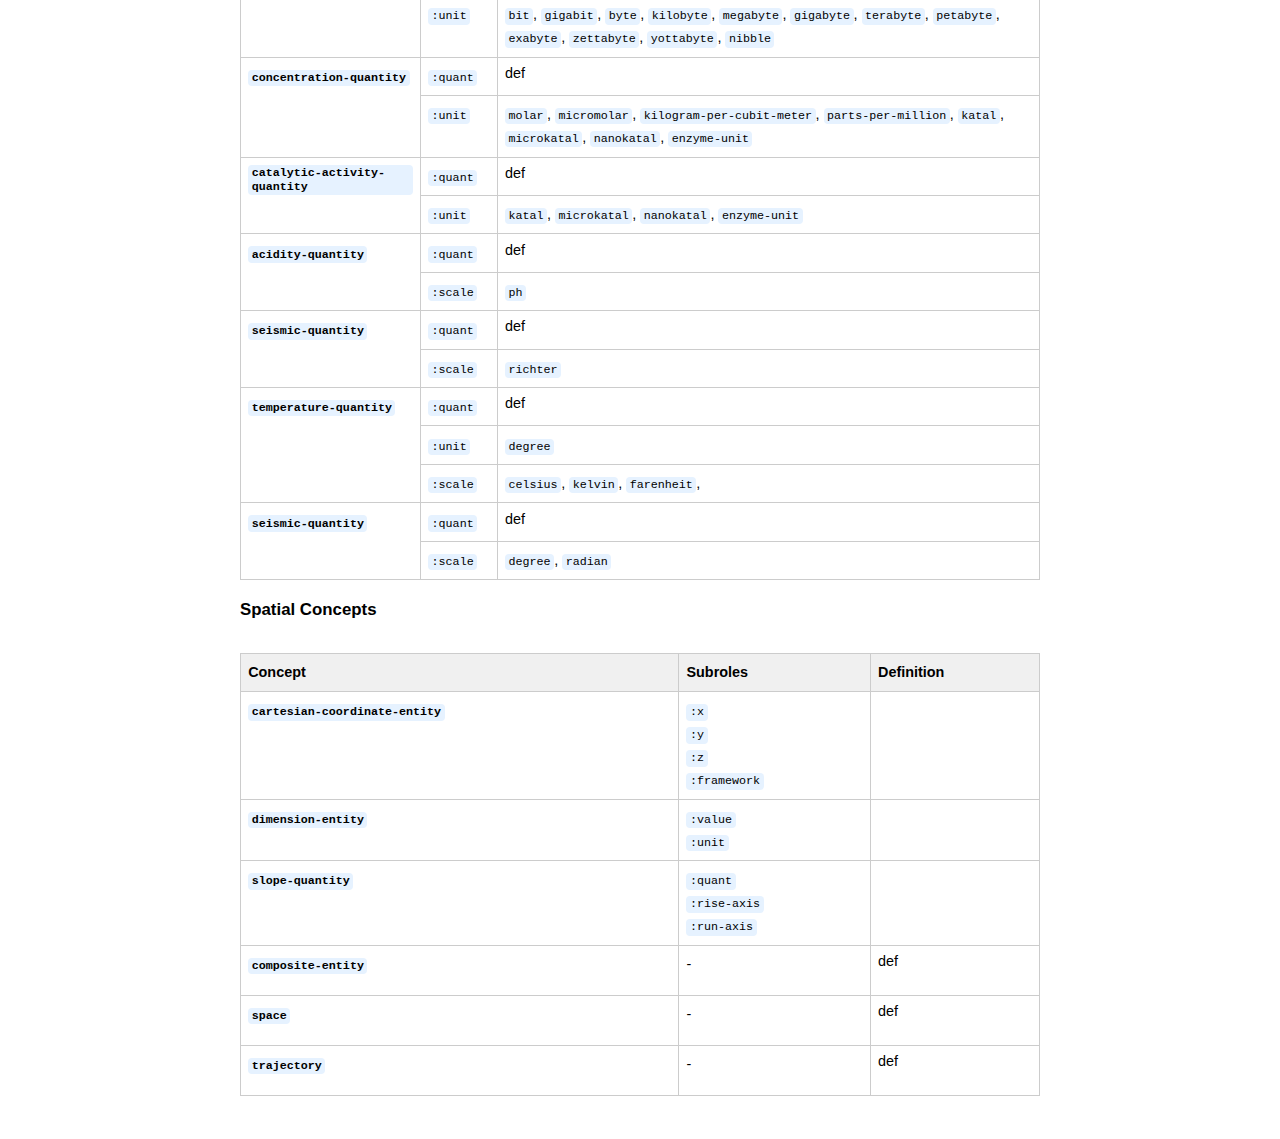
<file: UMR-Schema-Resources/Abstract-Concepts.html>
<!DOCTYPE html>
<html lang="en">
<head>
  <meta charset="UTF-8" />
  <title>UMR Abstract Concepts</title>
  <style>
    body {
      font-family: sans-serif;
      font-size: 0.9em;
      max-width: 800px;
      margin: 2em auto;
      padding: 1em;
      line-height: 1.6;
    }
    .box {
      background-color: #e6f2ff;
      padding: 0.5em;
      border-radius: 6px;
    }
    table {
      width: 100%;
      border-collapse: collapse;
      margin-top: 2em;
    }
    th, td {
      border: 1px solid #ccc;
      padding: 0.5em;
      text-align: left;
      vertical-align: top;
    }
    th {
      background-color: #f0f0f0;
    }
    td:nth-child(4), td:nth-child(5),
    th:nth-child(4), th:nth-child(5){
      white-space: normal;
      width: auto;
    }
    .highlight {
      background-color: #e6f2ff;
      border-radius: 4px;
      padding: 0.1em 0.3em;
      display: inline-block;
      position: relative;
      font-family: monospace;
      font-size: inherit;
      line-height: 1.2;
    }
    .popup {
      display: none;
      position: absolute;
      top: 120%;
      left: 0;
      padding: 0.5em;
      background: white;
      border: 1px solid #ccc;
      box-shadow: 0 0 10px rgba(0,0,0,0.3);
      z-index: 1000;
      width: max-content;
      white-space: pre-wrap;
      font-family: monospace;
      font-style: normal;
    }
    .highlight:hover .popup ,
    .exsent:hover .popup {
      display: block;
    }
    .indent {
      display: block;
      padding-left: 2em;
      font-family: monospace;
      font-size: inherit;
    }
    .exsent {
      display: block;
      margin-left: 1em;
      font-family: inherit;
      font-size: inherit;
      font-style: italic;
      position: relative;
      line-height: 1.2;
    }
    .definition {
      white-space: normal;
      width: auto;
      line-height: 1.2;
    }
    .nowrap {
      white-space: nowrap;
    }.smallcaps {
      font-variant: small-caps;
    }
    .wrap-indent {
      display: block;
      margin-left: 2em;
      text-indent: -1em;
      font-family: monospace;
      font-size: inherit;
    }
  </style>
</head>
<body>
  
<h1>Abstract Concepts</h1>
<p>These are generic concepts that can be used as leaf nodes in a graph, serving various purposes.</p>

<h3>Basic concepts for pronouns and implicit arguments.</h3>
<table>
  <thead>
    <tr>
      <th>Concept</th>
      <th>Subroles</th>
      <th>Definition</th>
    </tr>
  </thead>
    <tr>
      <td>
        <span class="highlight"><code><strong>(p / person)</strong></code>
      </td>
      <td class="nowrap" rowspan="4">
        <span class="highlight"><code>:refer-person</code></span><br>
        <span class="highlight"><code>:refer-number</code></span><br>
        <span class="highlight"><code>:refer-definiteness</code></span><br>
      </td>
      <td class="definition" rowspan="4">Top-level Named Entity types can be used as head concepts for pronouns or other places where you need a simple implicit concept. The most common ones are listed here.
        <span class="exsent"><strong>The teacher</strong> ate an apple.
          <span class="popup">(e / eat-01
    :ARG0 <strong>(p / person
        :ARG0-of (t / teach-01))</strong>
    :ARG1 (a / apple)
    :aspect performance
    :modal-strength full-affirmative)</span></span><br>
          
        <span class="exsent"><strong>It</strong> tasted mealy.
          <span class="popup">(t / tast-02
    :ARG1 <strong>(t / thing
        :refer-person 3rd
        :refer-number singular)</strong>
    :ARG2 (m / mealy)
    :aspect state
    :modal-strength full-affirmative)</span></span><br>
          
        <span class="exsent">My dog came up to me. <strong>He</strong> said "rwawr".
          <span class="popup">(s / say-91
    :ARG0 <strong>(a / animal
        :refer-person 3rd
        :refer-number singular)</strong>
    :ARG1 (s / string-entity :value "rwawr"
        :quote s)
    :ARG2 <strong>(p / person)</strong>  *implicit argument, links to 'me'
    :aspect performance
    :modal-strength full-affirmative)</span></span><br>
          
        <span class="exsent"><strong>It</strong> has no bearing on our work force today .
          <span class="popup">(s30s / say-91
    :ARG0 (s30p / person)
    :ARG1 (s30b / bear-06 
        :polarity -
        :ARG1 <strong>(s30e / event
            :refer-person 3rd
            :refer-number singular)</strong>
        :ARG2 (s30f / force
            :ARG0-of (s30w / work-01)
            :possessor (s30p2 / person
                :refer-person 1st
                :refer-number plural))
        :temporal (s30t / today)
        :aspect state
        :quote s30s))</span></span><br>
      </td>
    </tr>
    <tr>
      <td>
        <span class="highlight"><code><strong>(t / thing)</strong></code>
      </td>
    </tr>
    <tr>
      <td>
        <span class="highlight"><code><strong>(a / animal)</strong></code>
      </td>
    </tr>
    <tr>
      <td>
        <span class="highlight"><code><strong>(e / event)</strong></code>
      </td>
    </tr>
    
    <tr>
      <td>
        <span class="highlight"><code><strong>(p / place)</strong></code>
      </td>
      <td rowspan="3">
        <span class="highlight"><code>:refer-number</code></span><br>
      </td>
      <td class="definition" rowspan="3">Other common implicit concepts can come from the names of roles. Some common ones are listed.
        <span class="exsent"> Well it's another Sunday and I'm here <strong>at work</strong> again!
          <span class="popup">(s1a / and
    :op1 (s1h3 / have-temporal-91
        :ARG1 (s1n / now)
        :ARG2 (s1d / date-entity
            :weekday (s1s / sunday)
            :mod (s1a2 / another))
        :aspect state
        :modal-strength full-affirmative)
    :op2 (s1h2 / have-place-91
        :ARG1 (s1p / person
            :refer-person 1st
            :refer-number singular)
        :ARG2 (s1h / here
            <strong>:place (s1p2 / place
                :place-of (s1w2 / work-01
                    :ARG0 s1p)))</strong>
        :mod (s1a3 / again)
        :aspect state
        :modal-strength full-affirmative))</span></span><br>
    
        <span class="exsent"> <strong>Average maturity</strong> of the funds' investments lengthened by a day to 41 days, <strong>the longest</strong> since early August, according to Donoghue's.
          <span class="popup">(s4s2 / say-91
    :ARG0 (s4c / company :wiki - 
        :name (s4n / name :op1 "Donoghue's"))
    :ARG1 (s4l / lengthen-01
        :ARG1 <strong>(s4t4 / temporal
            :duration-of</strong> (s4m / mature-01
                :ARG1 (s4t3 / thing
                    :refer-number plural
                    :ARG2-of (s4i / invest-01
                        :ARG0 (s4f / fund)))
                :ARG1-of (s4a2 / average-01)
                :aspect process))
        :ARG2 (s4t / temporal-quantity :quant 1
            :unit (s4d / day))
        :ARG4 (s4t2 / temporal-quantity :quant 41
            :unit (s4d2 / day)
            :ARG1-of (s4h / have-degree-91
                :ARG2 (s4l2 / long-03
                    :ARG1 s4t2)
                :ARG3 (s4m2 / most)
                :ARG5 <strong>(s4t5 / temporal
                    :temporal</strong> (s4s / since
                        :op1 (s4e2 / early-01
                            :ARG2 (s4d4 / date-entity :month 8))))))
        :aspect performance)
    :aspect state)</span></span><br>
        
        <span class="exsent"> The total of 18 deaths from malignant mesothelioma, lung cancer and asbestosis was far higher <strong>than expected</strong>, the researchers said.
          <span class="popup">(s15s / say-01
    :ARG0 (s15p / person
        :ARG0-of (s15r / research-01))
    :ARG1 (s15h2 / have-degree-91
        :ARG1 (s15q / quantity :quant 18
            :ARG2-of (s15h3 / have-quant-91 
                :ARG1 (s15s2 / sum-of 
                    :op1 (s15d / die-01
                        :cause (s15d4 / disease :wiki "Mesothelioma" 
                            :name (s15n / name :op1 "malignant" :op2 "mesothelioma"))
                        :aspect performance)
                    :op2 (s15d5 / die-01
                        :cause (s15d2 / disease :wiki "Lung_cancer" 
                            :name (s15n2 / name :op1 "lung" :op2 "cancer"))
                        :aspect performance)
                    :op3 (s15d6 / die-01
                        :cause (s15d3 / disease :wiki "Asbestosis" 
                            :name (s15n3 / name :op1 "asbestosis"))
                        :aspect performance))))
        :ARG2 (s15h / high-02)
        :ARG3 (s15m / more
            :degree intensifier)
        :ARG4 <strong>(s15q2 / quantity
            :ARG1-of</strong> (s15e / expect-01
                :ARG0 s15p
                :aspect state))
        :aspect state
        :quote s15s)
    :aspect performance)</span></span><br>
      </td>
    </tr>
    <tr>
      <td>
        <span class="highlight"><code><strong>(t / temporal)</strong></code>
      </td>
    </tr>
    <tr>
      <td class="nowrap">
        <span class="highlight"><code><strong>(q / quantity)</strong></code>
      </td>
    </tr>
  </tbody>
</table>


<h3>UMR-labeled concepts for questions, options, and meta-labeling</h3>
<table>
  <thead>
    <tr>
      <th>Concept</th>
      <th>Subroles</th>
      <th>Definition</th>
    </tr>
  </thead>    
    <tr>
      <td>
        <span class="highlight"><code><strong>(u / umr-unknown)</strong></code>
      </td>
      <td rowspan="">
        <span class="highlight"></span>
      </td>
      <td class="definition" rowspan="">Concept takes the place of the unknown argument in WH questions.
        <span class="exsent"> 
          <span class="popup"></span></span><br>
      </td>
    </tr>
    
    <tr>
      <td>
        <span class="highlight"><code><strong>(t / truth-value)</strong></code>
      </td>
      <td class="nowrap">
        <span class="highlight"><code>:polarity-of</code></span>
      </td>
      <td class="definition">Used for 'whether' or 'if' phrases when they are used to indicate that the truth value of a proposition is not known.
      </td>
    </tr>
    
    <tr>
      <td>
        <span class="highlight"><code><strong>(u / umr-choice)</strong></code>
      </td>
      <td class="nowrap">
        <span class="highlight"><code>:op1</code></span> ... <span class="highlight"><code>:opX</code></span>
      </td>
      <td class="definition">Used for 'whether' or 'if' phrases when they are used to indicate that the truth value of a proposition is not known.
      </td>
    </tr>
    
    <tr>
      <td>
        <span class="highlight"><code><strong>(u / umr-empty)</strong></code>
      </td>
      <td>
        <span class="highlight"><code></code></span>
      </td>
      <td class="definition">Used if there is no text in a sentence presented for annotation.
      </td>
    </tr>
    
    <tr>
      <td class="nowrap">
        <span class="highlight"><code><strong>(u / umr-unintelligible)</strong></code>
      </td>
      <td>
        <span class="highlight"><code></code></span>
      </td>
      <td class="definition">Used if there is no understandable text in a sentence, preventing annotation.
      </td>
    </tr>
  </tbody>
</table>
  
  

<h3>Entity types and other special concepts</h3>
<table>
  <thead>
    <tr>
      <th>Concept</th>
      <th>Subroles</th>
      <th>Definition</th>
    </tr>
  </thead>    
    <tr>
      <td rowspan="14">
        <span class="highlight"><code><strong>(d / date-entity)</strong></span></code>
      </td>
      <td>
        <span class="highlight"><code>:calendar</code></span>
      </td>
      <td class="definition">
        <span class="exsent"><strong>The academic year</strong>
          <span class="popup">(d / date-entity
    :calendar (y / year 
        :mod (a / academia)))</span></span>
      </td>
    </tr>    
    <tr>
      <td>
        <span class="highlight"><code>:century</code></span>
      </td>
      <td class="definition">
        <span class="exsent"><strong>The 18th century</strong>
          <span class="popup">(d / date-entity
    :century 18) </span></span>
      </td>
    </tr>  
    <tr>
      <td>
        <span class="highlight"><code>:day</code></span>
      </td>
      <td class="definition">
        <span class="exsent">June <strong>24th</strong>
          <span class="popup">(d / date-entity
    <strong>:day 24</strong>
    :month 6)</span></span>
      </td>
    </tr>  
    <tr>
      <td>
        <span class="highlight"><code>:dayperiod</code></span>
      </td>
      <td class="definition">
        <span class="exsent"><strong>The morning</strong>
          <span class="popup">(d / date-entity
    :dayperiod (m / morning)) </span></span>
      </td>
    </tr>  
    <tr>
      <td>
        <span class="highlight"><code>:decade</code></span>
      </td>
      <td class="definition">
        <span class="exsent"><strong>The 1950s</strong>
          <span class="popup">(d / date-entity
    :decade 1950)</span></span>
      </td>
    </tr>  
    <tr>
      <td>
        <span class="highlight"><code>:era</code></span>
      </td>
      <td class="definition">
        <span class="exsent">24th year of <strong>Heisei era</strong> 
          <span class="popup">(d / date-entity
   <strong>:era (h / heisei)</strong>
   :year 24)</span></span>
      </td>
    </tr>  
    <tr>
      <td>
        <span class="highlight"><code>:month</code></span>
      </td>
      <td class="definition">
        <span class="exsent"><strong>June</strong> 24th
          <span class="popup">(d / date-entity
    :day 24
    <strong>:month 6</strong>)</span></span>
      </td>
    </tr>  
    <tr>
      <td>
        <span class="highlight"><code>:quarter</code></span>
      </td>
      <td class="definition">
        <span class="exsent"><strong>4th quarter</strong>, 2011
          <span class="popup">(d / date-entity
    :year 2011
    <strong>:quarter 4</strong>)</span></span>
      </td>
    </tr>  
    <tr>
      <td>
        <span class="highlight"><code>:season</code></span>
      </td>
      <td class="definition">
        <span class="exsent"><strong>Winter</strong> 2011-2012
          <span class="popup">(d / date-entity
   :year 2011
   :year2 2012
   <strong>:season (w / winter)</strong>)</span></span>
      </td>
    </tr>  
    <tr>
      <td>
        <span class="highlight"><code>:time </code></span>
      </td>
      <td class="definition">
        <span class="exsent">4:30 pm
          <span class="popup">(d / date-entity
   :time "16:30")</span></span>
      </td>
    </tr>  
    <tr>
      <td>
        <span class="highlight"><code>:timezone</code></span>
      </td>
      <td class="definition">
        <span class="exsent">4:30 pm <strong>MDT</strong>
          <span class="popup">(d / date-entity
   :time "16:30"
   <strong>:timezone (m / MDT)</strong>)</span></span>
      </td>
    </tr>  
    <tr>
      <td>
        <span class="highlight"><code>:weekday</code></span>
      </td>
      <td class="definition">
        <span class="exsent">Thursday
          <span class="popup">(d / date-entity
    :weekday (t / thursday))</span></span>
      </td>
    </tr>  
    <tr>
      <td>
        <span class="highlight"><code>:year</code></span>
      </td>
      <td class="definition">
        <span class="exsent">4th quarter, <strong>2011</strong>
          <span class="popup">(d / date-entity
    <strong>:year 2011</strong>
    :quarter 4)</span></span>
      </td>
    </tr>
    <tr>
      <td>
        <span class="highlight"><code>:year2</code></span>
      </td>
      <td class="definition">
        <span class="exsent">Winter 2011-<strong>2012</strong>
          <span class="popup">(d / date-entity
   :year 2011
   <strong>:year2 2012</strong>
   :season (w / winter))</span></span>
      </td>
    </tr>
    
    <tr>
      <td>
        <span class="highlight"><code><strong>string-entity</strong></code>
      </td>
      <td>
        <span class="highlight"><code>:value</code></span>
      </td>
      <td class="definition">def
        <span class="exsent"> 
          <span class="popup"></span></span>
      </td>
    </tr>
    
    <tr>
      <td>
        <span class="highlight"><code><strong>ordinal-entity</strong></code>
      </td>
      <td>
        <span class="highlight"><code>:value</code></span><br>
        <span class="highlight"><code>:range</code></span><br>
        <span class="highlight"><code>:range-start</code></span><br>
        <span class="highlight"><code>:range-trajectory</code></span>
      </td>
      <td class="definition">def
        <span class="exsent"> 
          <span class="popup"></span></span>
      </td>
    </tr>
    
    <tr>
      <td>
        <span class="highlight"><code><strong>url-entity</strong></code>
      </td>
      <td>
        <span class="highlight"><code>:value</code></span>
      </td>
      <td class="definition">def
        <span class="exsent"> 
          <span class="popup"></span></span>
      </td>
    </tr>
    
    <tr>
      <td>
        <span class="highlight"><code><strong>percentage-entity</strong></code>
      </td>
      <td>
        <span class="highlight"><code>:value</code></span>
      </td>
      <td class="definition">def
        <span class="exsent"> 
          <span class="popup"></span></span>
      </td>
    </tr>
    
    <tr>
      <td>
        <span class="highlight"><code><strong>phone-number-entity</strong></code>
      </td>
      <td>
        <span class="highlight"><code>:value</code></span>
      </td>
      <td class="definition">def
        <span class="exsent"> 
          <span class="popup"></span></span>
      </td>
    </tr>
    
    <tr>
      <td>
        <span class="highlight"><code><strong>email-address-entity</strong></code>
      </td>
      <td>
        <span class="highlight"><code>:value</code></span>
      </td>
      <td class="definition">def
        <span class="exsent"> 
          <span class="popup"></span></span>
      </td>
    </tr>
    
    <tr>
      <td>
        <span class="highlight"><code><strong>score-entity</strong></code>
      </td>
      <td>
        <span class="highlight"><code>:op1</code></span>... <span class="highlight"><code>:opX</code></span>
      </td>
      <td class="definition">def
        <span class="exsent"> 
          <span class="popup"></span></span>
      </td>
    </tr>
       
    <tr>
      <td>
        <span class="highlight"><code><strong>date-interval</strong></code>
      </td>
      <td rowspan="">
        <span class="highlight"><code>:op1</code></span><br>
        <span class="highlight"><code>:op2</code></span>
      </td>
      <td class="definition" rowspan="">
        <span class="exsent"> 
          <span class="popup"></span></span>
      </td>
    </tr>
       
    <tr>
      <td>
        <span class="highlight"><code><strong>value-interval</strong></code>
      </td>
      <td rowspan="">
        <span class="highlight"><code>:op1</code></span><br>
        <span class="highlight"><code>:op2</code></span>
      </td>
      <td class="definition" rowspan="">
        <span class="exsent"> 
          <span class="popup"></span></span>
      </td>
    </tr>
       
    <tr>
      <td>
        <span class="highlight"><code><strong>between</strong></code>
      </td>
      <td rowspan="">
        <span class="highlight"><code>:op1</code></span>... <span class="highlight"><code>:opX</code></span>
      </td>
      <td class="definition" rowspan="">
        <span class="exsent"> 
          <span class="popup"></span></span>
      </td>
    </tr>
       
    <tr>
      <td>
        <span class="highlight"><code><strong>slash</strong></code>
      </td>
      <td rowspan="">
        <span class="highlight"><code>:op1</code></span><br>
        <span class="highlight"><code>:op2</code></span>
      </td>
      <td class="definition">
        <span class="exsent"> 
          <span class="popup"></span></span>
      </td>
    </tr>
       
    <tr>
      <td>
        <span class="highlight"><code><strong>emoticon</strong></code>
      </td>
      <td rowspan="">
        <span class="highlight"><code>:value</code></span>
      </td>
      <td class="definition">
        <span class="exsent"> 
          <span class="popup"></span></span>
      </td>
    </tr>
       
    <tr>
      <td>
        <span class="highlight"><code><strong>relative-position</strong></code>
      </td>
      <td rowspan="">
        <span class="highlight"><code>:op1</code></span><br>
        <span class="highlight"><code>:quant</code></span><br>
        <span class="highlight"><code>:direction</code></span>
      </td>
      <td class="definition" rowspan="">
        <span class="exsent"> 
          <span class="popup"></span></span>
      </td>
    </tr>
       
    <tr>
      <td>
        <span class="highlight"><code><strong>relative-orientation</strong></code>
      </td>
      <td rowspan="">
        <span class="highlight"><code>:op1</code></span><br>
        <span class="highlight"><code>:quant</code></span><br>
        <span class="highlight"><code>:orientation</code></span>
      </td>
      <td class="definition" rowspan="">
        <span class="exsent"> 
          <span class="popup"></span></span>
      </td>
    </tr>
       
    <tr>
      <td>
        <span class="highlight"><code><strong>less-than</strong></code>
      </td>
      <td rowspan="">
        <span class="highlight"><code>:op1</code></span>
      </td>
      <td class="definition" rowspan="">
        <span class="exsent"> 
          <span class="popup"></span></span>
      </td>
    </tr>
       
    <tr>
      <td>
        <span class="highlight"><code><strong>more-than</strong></code>
      </td>
      <td rowspan="">
        <span class="highlight"><code>:op1</code></span>
      </td>
      <td class="definition" rowspan="">
        <span class="exsent"> 
          <span class="popup"></span></span>
      </td>
    </tr>
       
    <tr>
      <td>
        <span class="highlight"><code><strong>at-least</strong></code>
      </td>
      <td rowspan="">
        <span class="highlight"><code>:op1</code></span>
      </td>
      <td class="definition" rowspan="">
        <span class="exsent"> 
          <span class="popup"></span></span>
      </td>
    </tr>
       
    <tr>
      <td>
        <span class="highlight"><code><strong>at-most</strong></code>
      </td>
      <td rowspan="">
        <span class="highlight"><code>:op1</code></span>
      </td>
      <td class="definition" rowspan="">
        <span class="exsent"> 
          <span class="popup"></span></span>
      </td>
    </tr>
       
    <tr>
      <td>
        <span class="highlight"><code><strong>sum-of</strong></code>
      </td>
      <td rowspan="">
        <span class="highlight"><code>:op1</code></span>... <span class="highlight"><code>:opX</code></span>
      </td>
      <td class="definition" rowspan="">
        <span class="exsent"> 
          <span class="popup"></span></span>
      </td>
    </tr>
       
    <tr>
      <td>
        <span class="highlight"><code><strong>product-of</strong></code>
      </td>
      <td rowspan="">
        <span class="highlight"><code>:op1</code></span>... <span class="highlight"><code>:opX</code></span>
      </td>
      <td class="definition" rowspan="">
        <span class="exsent"> 
          <span class="popup"></span></span>
      </td>
    </tr>
       
    <tr>
      <td>
        <span class="highlight"><code><strong>ratio-of</strong></code>
      </td>
      <td rowspan="">
        <span class="highlight"><code>:op1</code></span>... <span class="highlight"><code>:opX</code></span>
      </td>
      <td class="definition" rowspan="">
        <span class="exsent"> 
          <span class="popup"></span></span>
      </td>
    </tr>
       
    <tr>
      <td>
        <span class="highlight"><code><strong>difference-of</strong></code>
      </td>
      <td rowspan="">
        <span class="highlight"><code>:op1</code></span>... <span class="highlight"><code>:opX</code></span>
      </td>
      <td class="definition" rowspan="">
        <span class="exsent"> 
          <span class="popup"></span></span>
      </td>
    </tr>
       
    <tr>
      <td>
        <span class="highlight"><code><strong>quotient-of</strong></code>
      </td>
      <td rowspan="">
        <span class="highlight"><code>:op1</code></span>... <span class="highlight"><code>:opX</code></span>
      </td>
      <td class="definition" rowspan="">
        <span class="exsent"> 
          <span class="popup"></span></span>
      </td>
    </tr>
       
    <tr>
      <td>
        <span class="highlight"><code><strong>power-of</strong></code>
      </td>
      <td rowspan="">
        <span class="highlight"><code>:op1</code></span><br>
        <span class="highlight"><code>:op2</code></span>
      </td>
      <td class="definition" rowspan="">
        <span class="exsent"> 
          <span class="popup"></span></span>
      </td>
    </tr>
       
    <tr>
      <td>
        <span class="highlight"><code><strong>root-of</strong></code>
      </td>
      <td rowspan="">
        <span class="highlight"><code>:op1</code></span><br>
        <span class="highlight"><code>:op2</code></span>
      </td>
      <td class="definition" rowspan="">
        <span class="exsent"> 
          <span class="popup"></span></span>
      </td>
    </tr>
       
    <tr>
      <td>
        <span class="highlight"><code><strong>logarithm-of</strong></code>
      </td>
      <td rowspan="">
        <span class="highlight"><code>:op1</code></span><br>
        <span class="highlight"><code>:op2</code></span>
      </td>
      <td class="definition" rowspan="">
        <span class="exsent"> 
          <span class="popup"></span></span>
      </td>
    </tr>
  </tbody>
</table>


<h3>Quantity Types</h3>
<table>
  <thead>
    <tr>
      <th>Concept</th>
      <th>Subroles</th>
      <th>Possible Values</th>
    </tr>
  </thead>  
    <tr>
      <td rowspan="2">
        <span class="highlight"><code><strong>monetary-quantity</strong></code>
      </td>
      <td>
        <span class="highlight"><code>:quant</code></span>
      </td>
      <td class="definition">def
        <span class="exsent">
          <span class="popup"></span></span>
      </td>
    </tr>
    <tr>
      <td>
        <span class="highlight"><code>:unit</code></span>
      </td>
      <td>
        <span class="highlight">dollar</span>, 
        <span class="highlight">euro</span>, 
        <span class="highlight">pound</span>, 
        <span class="highlight">yen</span>, 
        <span class="highlight">yuan</span>
      </td>
    </tr>
    
    <tr>
      <td rowspan="2">
        <span class="highlight"><code><strong>distance-quantity</strong></code>
      </td>
      <td>
        <span class="highlight"><code>:quant</code></span>
      </td>
      <td class="definition">def
        <span class="exsent">
          <span class="popup"></span></span>
      </td>
    </tr>
    <tr>
      <td>
        <span class="highlight"><code>:unit</code></span>
      </td>
      <td>
        <span class="highlight">meter</span>, 
        <span class="highlight">kilometer</span>, 
        <span class="highlight">inch</span>, 
        <span class="highlight">foot</span>, 
        <span class="highlight">yard</span>, 
        <span class="highlight">mile</span>, 
        <span class="highlight">light-year</span>, 
        <span class="highlight">kilo-base-pair</span>
      </td>
    </tr>
    
    <tr>
      <td rowspan="2">
        <span class="highlight"><code><strong>area-quantity</strong></code>
      </td>
      <td>
        <span class="highlight"><code>:quant</code></span>
      </td>
      <td class="definition">def
        <span class="exsent">
          <span class="popup"></span></span>
      </td>
    </tr>
    <tr>
      <td>
        <span class="highlight"><code>:unit</code></span>
      </td>
      <td>
        <span class="highlight">square-meter</span>, 
        <span class="highlight">square-kilometer</span>, 
        <span class="highlight">square-foot</span>, 
        <span class="highlight">acre</span>, 
        <span class="highlight">hectare</span>, 
        <span class="highlight">square-mile</span>
      </td>
    </tr>
    
    <tr>
      <td rowspan="2">
        <span class="highlight"><code><strong>volume-quantity</strong></code>
      </td>
      <td>
        <span class="highlight"><code>:quant</code></span>
      </td>
      <td class="definition">def
        <span class="exsent">
          <span class="popup"></span></span>
      </td>
    </tr>
    <tr>
      <td>
        <span class="highlight"><code>:unit</code></span>
      </td>
      <td>
        <span class="highlight">liter</span>, 
        <span class="highlight">cubic-meter</span>, 
        <span class="highlight">fluid-ounce</span>, 
        <span class="highlight">pint</span>, 
        <span class="highlight">gallon</span>, 
        <span class="highlight">cubic-mile</span>
      </td>
    </tr>
    
    <tr>
      <td rowspan="2">
        <span class="highlight"><code><strong>temporal-quantity</strong></code>
      </td>
      <td>
        <span class="highlight"><code>:quant</code></span>
      </td>
      <td class="definition">def
        <span class="exsent">
          <span class="popup"></span></span>
      </td>
    </tr>
    <tr>
      <td>
        <span class="highlight"><code>:unit</code></span>
      </td>
      <td>
        <span class="highlight">second</span>, 
        <span class="highlight">minute</span>, 
        <span class="highlight">hour</span>, 
        <span class="highlight">day</span>, 
        <span class="highlight">week</span>, 
        <span class="highlight">month</span>, 
        <span class="highlight">year</span>, 
        <span class="highlight">decade</span>, 
        <span class="highlight">century</span>
      </td>
    </tr>
    
    <tr>
      <td rowspan="2">
        <span class="highlight"><code><strong>frequency-quantity</strong></code>
      </td>
      <td>
        <span class="highlight"><code>:quant</code></span>
      </td>
      <td class="definition">def
        <span class="exsent">
          <span class="popup"></span></span>
      </td>
    </tr>
    <tr>
      <td>
        <span class="highlight"><code>:unit</code></span>
      </td>
      <td>
        <span class="highlight">hertz</span>
      </td>
    </tr>
    
    <tr>
      <td rowspan="2">
        <span class="highlight"><code><strong>speed-quantity</strong></code>
      </td>
      <td>
        <span class="highlight"><code>:quant</code></span>
      </td>
      <td class="definition">def
        <span class="exsent">
          <span class="popup"></span></span>
      </td>
    </tr>
    <tr>
      <td>
        <span class="highlight"><code>:unit</code></span>
      </td>
      <td>
        <span class="highlight">meter-per-second</span>, 
        <span class="highlight">mile-per-hour</span>
      </td>
    </tr>
    
    <tr>
      <td rowspan="2">
        <span class="highlight"><code><strong>acceleration-quantity</strong></code>
      </td>
      <td>
        <span class="highlight"><code>:quant</code></span>
      </td>
      <td class="definition">def
        <span class="exsent">
          <span class="popup"></span></span>
      </td>
    </tr>
    <tr>
      <td>
        <span class="highlight"><code>:unit</code></span>
      </td>
      <td>
        <span class="highlight">meter-per-second-squared</span>
      </td>
    </tr>
    
    <tr>
      <td rowspan="2">
        <span class="highlight"><code><strong>mass-quantity</strong></code>
      </td>
      <td>
        <span class="highlight"><code>:quant</code></span>
      </td>
      <td class="definition">def
        <span class="exsent">
          <span class="popup"></span></span>
      </td>
    </tr>
    <tr>
      <td>
        <span class="highlight"><code>:unit</code></span>
      </td>
      <td>
        <span class="highlight">kilogram</span>, 
        <span class="highlight">ounce</span>, 
        <span class="highlight">pound</span>,  
        <span class="highlight">ton</span>, 
        <span class="highlight">atomic-mass-unit</span>,  
        <span class="highlight">kilodalton</span> 
      </td>
    </tr>
    
    <tr>
      <td rowspan="2">
        <span class="highlight"><code><strong>force-quantity</strong></code>
      </td>
      <td>
        <span class="highlight"><code>:quant</code></span>
      </td>
      <td class="definition">def
        <span class="exsent">
          <span class="popup"></span></span>
      </td>
    </tr>
    <tr>
      <td>
        <span class="highlight"><code>:unit</code></span>
      </td>
      <td>
        <span class="highlight">newton</span>
      </td>
    </tr>
    
    <tr>
      <td rowspan="2">
        <span class="highlight"><code><strong>pressure-quantity</strong></code>
      </td>
      <td>
        <span class="highlight"><code>:quant</code></span>
      </td>
      <td class="definition">def
        <span class="exsent">
          <span class="popup"></span></span>
      </td>
    </tr>
    <tr>
      <td>
        <span class="highlight"><code>:unit</code></span>
      </td>
      <td>
        <span class="highlight">pascal</span>, 
        <span class="highlight">bar</span>, 
        <span class="highlight">psi</span>, 
        <span class="highlight">atmosphere</span>, 
        <span class="highlight">torr</span>
      </td>
    </tr>
    
    <tr>
      <td rowspan="2">
        <span class="highlight"><code><strong>energy-quantity</strong></code>
      </td>
      <td>
        <span class="highlight"><code>:quant</code></span>
      </td>
      <td class="definition">def
        <span class="exsent">
          <span class="popup"></span></span>
      </td>
    </tr>
    <tr>
      <td>
        <span class="highlight"><code>:unit</code></span>
      </td>
      <td>
        <span class="highlight">joule</span>, 
        <span class="highlight">calorie</span>, 
        <span class="highlight">kilowatt-hour</span>, 
        <span class="highlight">btu</span>, 
        <span class="highlight">electron-volt</span> 
      </td>
    </tr>
    
    <tr>
      <td rowspan="2">
        <span class="highlight"><code><strong>power-quantity</strong></code>
      </td>
      <td>
        <span class="highlight"><code>:quant</code></span>
      </td>
      <td class="definition">def
        <span class="exsent">
          <span class="popup"></span></span>
      </td>
    </tr>
    <tr>
      <td>
        <span class="highlight"><code>:unit</code></span>
      </td>
      <td>
        <span class="highlight">watt</span>, 
        <span class="highlight">horsepower</span>
      </td>
    </tr>
    
    <tr>
      <td rowspan="2">
        <span class="highlight"><code><strong>charge-quantity</strong></code>
      </td>
      <td>
        <span class="highlight"><code>:quant</code></span>
      </td>
      <td class="definition">def
        <span class="exsent">
          <span class="popup"></span></span>
      </td>
    </tr>
    <tr>
      <td>
        <span class="highlight"><code>:unit</code></span>
      </td>
      <td>
        <span class="highlight">coulomb</span>
      </td>
    </tr>
    
    <tr>
      <td rowspan="2">
        <span class="highlight"><code><strong>potential-quantity</strong></code>
      </td>
      <td>
        <span class="highlight"><code>:quant</code></span>
      </td>
      <td class="definition">def
        <span class="exsent">
          <span class="popup"></span></span>
      </td>
    </tr>
    <tr>
      <td>
        <span class="highlight"><code>:unit</code></span>
      </td>
      <td>
        <span class="highlight">volt</span>
      </td>
    </tr>
    
    <tr>
      <td rowspan="2">
        <span class="highlight"><code><strong>resistance-quantity</strong></code>
      </td>
      <td>
        <span class="highlight"><code>:quant</code></span>
      </td>
      <td class="definition">def
        <span class="exsent">
          <span class="popup"></span></span>
      </td>
    </tr>
    <tr>
      <td>
        <span class="highlight"><code>:unit</code></span>
      </td>
      <td>
        <span class="highlight">ohm</span>
      </td>
    </tr>
    
    <tr>
      <td rowspan="2">
        <span class="highlight"><code><strong>inductance-quantity</strong></code>
      </td>
      <td>
        <span class="highlight"><code>:quant</code></span>
      </td>
      <td class="definition">def
        <span class="exsent">
          <span class="popup"></span></span>
      </td>
    </tr>
    <tr>
      <td>
        <span class="highlight"><code>:unit</code></span>
      </td>
      <td>
        <span class="highlight">henry</span>
      </td>
    </tr>
    
    <tr>
      <td rowspan="2">
        <span class="highlight"><code><strong>magnetic-field-quantity</strong></code>
      </td>
      <td>
        <span class="highlight"><code>:quant</code></span>
      </td>
      <td class="definition">def
        <span class="exsent">
          <span class="popup"></span></span>
      </td>
    </tr>
    <tr>
      <td>
        <span class="highlight"><code>:unit</code></span>
      </td>
      <td>
        <span class="highlight">tesla</span>, 
        <span class="highlight">gauss</span>
      </td>
    </tr>
    
    <tr>
      <td rowspan="2">
        <span class="highlight"><code><strong>magnetic-flux-quantity</strong></code>
      </td>
      <td>
        <span class="highlight"><code>:quant</code></span>
      </td>
      <td class="definition">def
        <span class="exsent">
          <span class="popup"></span></span>
      </td>
    </tr>
    <tr>
      <td>
        <span class="highlight"><code>:unit</code></span>
      </td>
      <td>
        <span class="highlight">maxwell</span>, 
        <span class="highlight">weber</span>
      </td>
    </tr>
    
    <tr>
      <td rowspan="2">
        <span class="highlight"><code><strong>radiation-quantity</strong></code>
      </td>
      <td>
        <span class="highlight"><code>:quant</code></span>
      </td>
      <td class="definition">def
        <span class="exsent">
          <span class="popup"></span></span>
      </td>
    </tr>
    <tr>
      <td>
        <span class="highlight"><code>:unit</code></span>
      </td>
      <td>
        <span class="highlight">becquerel</span>, 
        <span class="highlight">curie</span>, 
        <span class="highlight">sievert</span>, 
        <span class="highlight">rem</span>, 
        <span class="highlight">gray</span>, 
        <span class="highlight">rad</span>
      </td>
    </tr>
    
    <tr>
      <td rowspan="2">
        <span class="highlight"><code><strong>fuel-consumption-quantity</strong></code>
      </td>
      <td>
        <span class="highlight"><code>:quant</code></span>
      </td>
      <td class="definition">def
        <span class="exsent">
          <span class="popup"></span></span>
      </td>
    </tr>
    <tr>
      <td>
        <span class="highlight"><code>:unit</code></span>
      </td>
      <td>
        <span class="highlight">liter-per-100-kilometer</span>, 
        <span class="highlight">mile-per-gallon</span>
      </td>
    </tr>
    
    <tr>
      <td rowspan="2">
        <span class="highlight"><code><strong>numerical-quantity</strong></code>
      </td>
      <td>
        <span class="highlight"><code>:quant</code></span>
      </td>
      <td class="definition">def
        <span class="exsent">
          <span class="popup"></span></span>
      </td>
    </tr>
    <tr>
      <td>
        <span class="highlight"><code>:unit</code></span>
      </td>
      <td>
        <span class="highlight">point</span>, 
        <span class="highlight">mole</span>
      </td>
    </tr>
    
    <tr>
      <td rowspan="2">
        <span class="highlight"><code><strong>information-quantity</strong></code>
      </td>
      <td>
        <span class="highlight"><code>:quant</code></span>
      </td>
      <td class="definition">def
        <span class="exsent">
          <span class="popup"></span></span>
      </td>
    </tr>
    <tr>
      <td>
        <span class="highlight"><code>:unit</code></span>
      </td>
      <td>
        <span class="highlight">bit</span>, 
        <span class="highlight">gigabit</span>, 
        <span class="highlight">byte</span>, 
        <span class="highlight">kilobyte</span>, 
        <span class="highlight">megabyte</span>, 
        <span class="highlight">gigabyte</span>, 
        <span class="highlight">terabyte</span>, 
        <span class="highlight">petabyte</span>, 
        <span class="highlight">exabyte</span>, 
        <span class="highlight">zettabyte</span>, 
        <span class="highlight">yottabyte</span>, 
        <span class="highlight">nibble</span>
      </td>
    </tr>
    
    <tr>
      <td rowspan="2">
        <span class="highlight"><code><strong>concentration-quantity</strong></code>
      </td>
      <td>
        <span class="highlight"><code>:quant</code></span>
      </td>
      <td class="definition">def
        <span class="exsent">
          <span class="popup"></span></span>
      </td>
    </tr>
    <tr>
      <td>
        <span class="highlight"><code>:unit</code></span>
      </td>
      <td>
        <span class="highlight">molar </span>, 
        <span class="highlight">micromolar </span>, 
        <span class="highlight">kilogram-per-cubit-meter</span>, 
        <span class="highlight">parts-per-million</span>, 
        <span class="highlight">katal </span>, 
        <span class="highlight">microkatal</span>, 
        <span class="highlight">nanokatal</span>, 
        <span class="highlight">enzyme-unit </span>
      </td>
    </tr>
    
    <tr>
      <td rowspan="2">
        <span class="highlight"><code><strong>catalytic-activity-quantity</strong></code>
      </td>
      <td>
        <span class="highlight"><code>:quant</code></span>
      </td>
      <td class="definition">def
        <span class="exsent">
          <span class="popup"></span></span>
      </td>
    </tr>
    <tr>
      <td>
        <span class="highlight"><code>:unit</code></span>
      </td>
      <td>
        <span class="highlight">katal </span>, 
        <span class="highlight">microkatal</span>, 
        <span class="highlight">nanokatal</span>, 
        <span class="highlight">enzyme-unit </span>
      </td>
    </tr>
    
    <tr>
      <td rowspan="2">
        <span class="highlight"><code><strong>acidity-quantity</strong></code>
      </td>
      <td>
        <span class="highlight"><code>:quant</code></span>
      </td>
      <td class="definition">def
        <span class="exsent">
          <span class="popup"></span></span>
      </td>
    </tr>
    <tr>
      <td>
        <span class="highlight"><code>:scale</code></span>
      </td>
      <td>
        <span class="highlight">ph</span>
      </td>
    </tr>
    
    <tr>
      <td rowspan="2">
        <span class="highlight"><code><strong>seismic-quantity</strong></code>
      </td>
      <td>
        <span class="highlight"><code>:quant</code></span>
      </td>
      <td class="definition">def
        <span class="exsent">
          <span class="popup"></span></span>
      </td>
    </tr>
    <tr>
      <td>
        <span class="highlight"><code>:scale</code></span>
      </td>
      <td>
        <span class="highlight">richter</span>
      </td>
    </tr>
    
    <tr>
      <td rowspan="3">
        <span class="highlight"><code><strong>temperature-quantity</strong></code>
      </td>
      <td>
        <span class="highlight"><code>:quant</code></span>
      </td>
      <td class="definition">def
        <span class="exsent">
          <span class="popup"></span></span>
      </td>
    </tr>
    <tr>
      <td>
        <span class="highlight"><code>:unit</code></span>
      </td>
      <td>
        <span class="highlight">degree</span>
      </td>
    </tr>
    <tr>
      <td>
        <span class="highlight"><code>:scale </code></span>
      </td>
      <td>
        <span class="highlight">celsius</span>, 
        <span class="highlight">kelvin</span>, 
        <span class="highlight">farenheit</span>, 
      </td>
    </tr>
    
    <tr>
      <td rowspan="2">
        <span class="highlight"><code><strong>seismic-quantity</strong></code>
      </td>
      <td>
        <span class="highlight"><code>:quant</code></span>
      </td>
      <td class="definition">def
        <span class="exsent">
          <span class="popup"></span></span>
      </td>
    </tr>
    <tr>
      <td>
        <span class="highlight"><code>:scale</code></span>
      </td>
      <td>
        <span class="highlight">degree</span>, 
        <span class="highlight">radian</span>
      </td>
    </tr>
  </tbody>
</table>


<h3>Spatial Concepts</h3>
<table>
  <thead>
    <tr>
      <th>Concept</th>
      <th>Subroles</th>
      <th>Definition</th>
    </tr>
  </thead>  
    <tr>
      <td>
        <span class="highlight"><code><strong>cartesian-coordinate-entity</strong></code>
      </td>
      <td rowspan="">
        <span class="highlight"><code>:x</code></span><br>
        <span class="highlight"><code>:y</code></span><br>
        <span class="highlight"><code>:z</code></span><br>
        <span class="highlight"><code>:framework</code></span>
      </td>
      <td class="definition" rowspan="">
        <span class="exsent"> 
          <span class="popup"></span></span><br>
      </td>
    </tr>  
    
    <tr>
      <td>
        <span class="highlight"><code><strong>dimension-entity</strong></code>
      </td>
      <td rowspan="">
        <span class="highlight"><code>:value</code></span><br>
        <span class="highlight"><code>:unit</code></span>
      </td>
      <td class="definition" rowspan="">
        <span class="exsent"> 
          <span class="popup"></span></span><br>
      </td>
    </tr>
    
    <tr>
      <td>
        <span class="highlight"><code><strong>slope-quantity</strong></code>
      </td>
      <td>
        <span class="highlight"><code>:quant</code></span><br>
        <span class="highlight"><code>:rise-axis</code></span><br>
        <span class="highlight"><code>:run-axis</code></span>
      </td>
      <td class="definition">
        <span class="exsent"> 
          <span class="popup"></span></span><br>
      </td>
    </tr>
    
    <tr>
      <td>
        <span class="highlight"><code><strong>composite-entity</strong></code>
      </td>
      <td>-</td>
      <td class="definition">def
        <span class="exsent"> 
          <span class="popup"></span></span><br>
      </td>
    </tr>
    
    <tr>
      <td>
        <span class="highlight"><code><strong>space</strong></code>
      </td>
      <td>-</td>
      <td class="definition">def
        <span class="exsent"> 
          <span class="popup"></span></span><br>
      </td>
    </tr>
    
    <tr>
      <td>
        <span class="highlight"><code><strong>trajectory</strong></code>
      </td>
      <td>-</td>
      <td class="definition">def
        <span class="exsent"> 
          <span class="popup"></span></span><br>
      </td>
    </tr>
  </tbody>
</table>

</body>
</html>
</file>
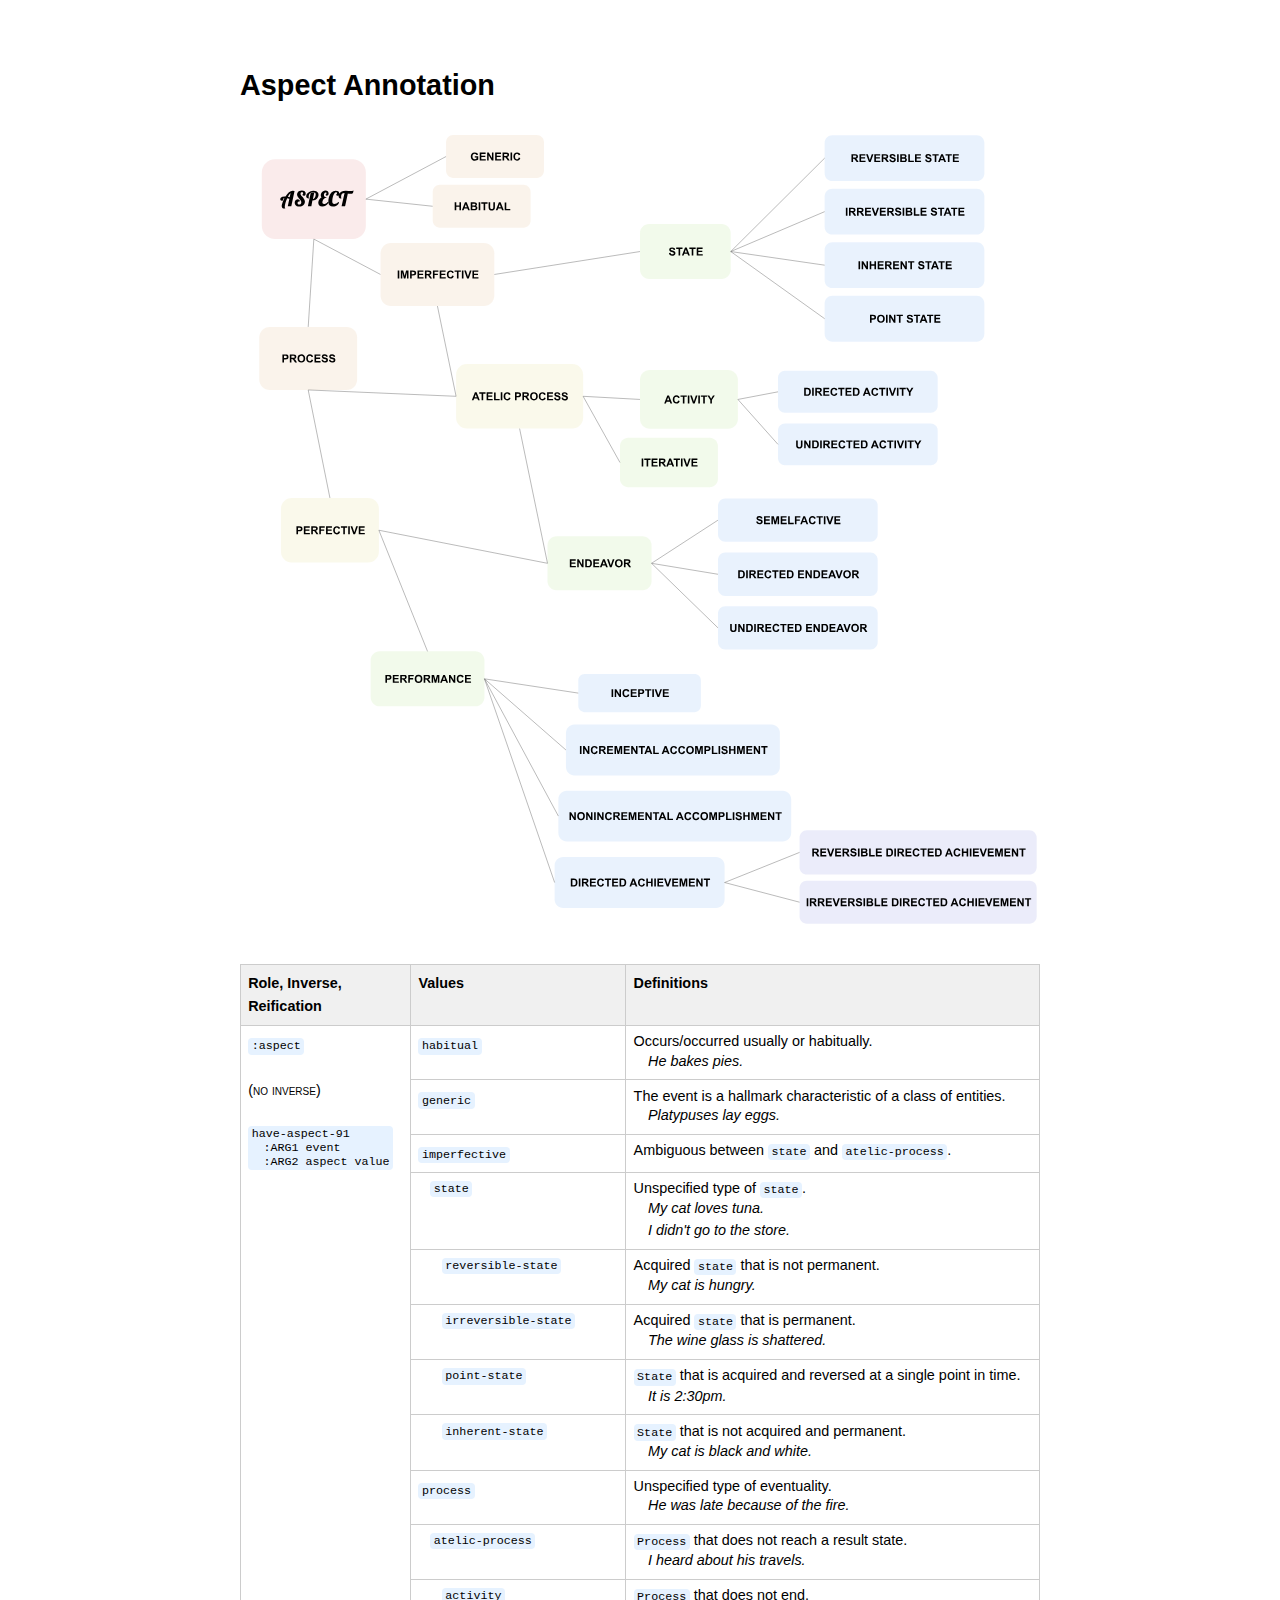
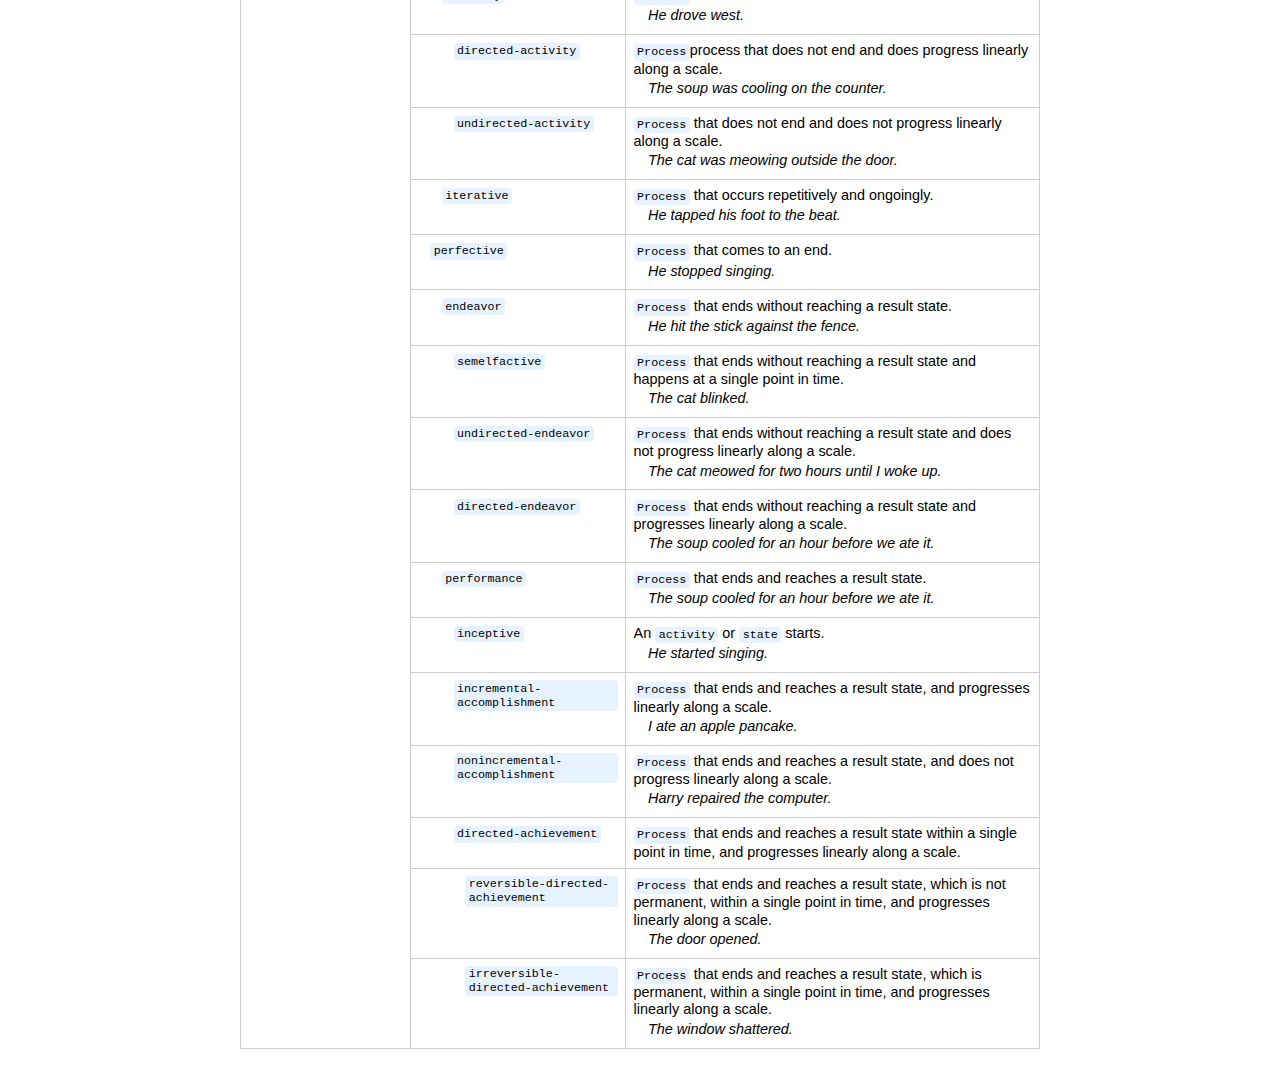
<file: UMR-Schema-Resources/Aspect.html>
<!DOCTYPE html>
<html lang="en">
<head>
  <meta charset="UTF-8" />
  <title>Aspect</title>
  <style>
    body {
      font-family: sans-serif;
      font-size: 0.9em;
      max-width: 800px;
      margin: 2em auto;
      padding: 1em;
      line-height: 1.6;
    }
    .box {
      background-color: #e6f2ff;
      padding: 0.5em;
      border-radius: 6px;
    }
    table {
      width: 100%;
      border-collapse: collapse;
      margin-top: 2em;
    }
    th, td {
      border: 1px solid #ccc;
      padding: 0.5em;
      text-align: left;
      vertical-align: top;
    }
    th {
      background-color: #f0f0f0;
    }
    td:nth-child(4), td:nth-child(5),
    th:nth-child(4), th:nth-child(5){
      white-space: normal;
      width: auto;
    }
    .highlight {
      background-color: #e6f2ff;
      border-radius: 4px;
      padding: 0.1em 0.3em;
      display: inline-block;
      position: relative;
      font-family: monospace;
      font-size: inherit;
      line-height: 1.2;
    }
    .popup {
      display: none;
      position: absolute;
      top: 120%;
      left: 0;
      padding: 0.5em;
      background: white;
      border: 1px solid #ccc;
      box-shadow: 0 0 10px rgba(0,0,0,0.3);
      z-index: 1000;
      width: max-content;
      white-space: pre-wrap;
      font-family: monospace;
      font-style: normal;
    }
    .highlight:hover .popup ,
    .exsent:hover .popup {
      display: block;
    }
    .indent {
      display: block;
      margin-left: 1em;
      font-family: monospace;
      font-size: inherit;
    }
    .exsent {
      display: block;
      margin-left: 1em;
      font-family: inherit;
      font-size: inherit;
      font-style: italic;
      position: relative;
      line-height: 1.5;
    }
    .definition {
      white-space: normal;
      width: auto;
      line-height: 1.2;
    }
    .nowrap {
      white-space: nowrap;
    }
    .smallcaps {
      font-variant: small-caps;
    }
  </style>
</head>
<body>
  
<h1>Aspect Annotation</h1>

<a href="images/aspectLattice-types.svg" target="_blank" title="Open full-size image">
  <img src="images/aspectLattice-types.svg" alt="Aspect Lattice" width="100%">
</a>

<table>
  <thead>
    <tr>
      <th>Role, Inverse, Reification</th>
      <th>Values</th>
      <th>Definitions</th>
    </tr>
  </thead>
  
    <tr>
      <td rowspan="26" class="nowrap">
        <span class="highlight"><code>:aspect</code></span><br><br>
        
        <span class="smallcaps">(no inverse)</span><br><br>
        
        <span class="highlight"><code>have-aspect-91</code>
          <span class="indent">:ARG1 event<br> 
          :ARG2 aspect value
      </td>
      <td>
        <span class="highlight"><code>habitual</code>
      </td>
      <td class="definition">Occurs/occurred usually or habitually.
        <span class="exsent">He bakes pies. 
          <span class="popup">(b / bake-01
    :actor (p / person
        :refer-person 3rd
        :refer-number singular)
    :undergoer (p2 / pie
        :refer-number plural)
    <strong>:aspect habitual</strong>
    :modal-strength full-affirmative)</span></span>
      </td>
    </tr>
    <tr>
      <td>
        <span class="highlight"><code>generic</code>
      </td>
      <td class="definition">The event is a hallmark characteristic of a class of entities.
        <span class="exsent">Platypuses lay eggs. 
          <span class="popup">(l / lay-01
    :actor (p / platypus
        :refer-number plural)
    :undergoer (e / egg
        :refer-number plural)
    <strong>:aspect generic</strong>
    :modal-strength full-affirmative)</span></span>
      </td>
    </tr>
    <tr>
      <td>
        <span class="highlight"><code>imperfective</code>
      </td>
      <td class="definition">Ambiguous between <span class="highlight">state</span> and <span class="highlight">atelic-process</span>.
        <span class="exsent"> 
          <span class="popup"></span></span>
      </td>
    </tr>
    <tr>
      <td>
        <span class="indent">
          <span class="highlight"><code>state</code>
      </td>
      <td class="definition">Unspecified type of <span class="highlight">state</span>.
        <span class="exsent">My cat loves tuna. 
          <span class="popup">(l / love-01
    :actor (c / cat
        :possessor (p / person
            :refer-person 1st
            :refer-number singular))
    :undergoer (t / tuna)
    <strong>:aspect state</strong>
    :modal-strength full-affirmative)</span></span>
    
        <span class="exsent">I didn't go to the store. 
          <span class="popup">(g / go-02
    :polarity -
    :actor (p / person
            :refer-person 1st
            :refer-number singular)
    :goal (s / store)
    <strong>:aspect state</strong>
    :modal-strength full-negative)</span></span>
      </td>
    </tr>
    <tr>
      <td>
        <span class="indent">
          <span class="indent">
            <span class="highlight"><code>reversible-state</code>
      </td>
      <td class="definition">Acquired <span class="highlight">state</span> that is not permanent.
        <span class="exsent">My cat is hungry.
          <span class="popup">(h / hunger-01
	  :ARG0 (c / cat
		    :refer-number singular
		    :possessor (p / person
			      :refer-person 1st
			      :refer-number singular)))
    <strong>:aspect reversible-state</strong>
    :modal-strength full-affirmative)</span></span>
      </td>
    </tr>
    <tr>
      <td>
        <span class="indent">
          <span class="indent">
            <span class="highlight"><code>irreversible-state</code>
      </td>
      <td class="definition">Acquired <span class="highlight">state</span> that is permanent.
        <span class="exsent">The wine glass is shattered.
          <span class="popup">(s / shatter-01
	  :ARG1 (g / glass
		    :refer-number singular
		    :purpose (w / wine))
	  <strong>:aspect irreversible-state</strong>
    :modal-strength full-affirmative)</span></span>
      </td>
    </tr>
    <tr>
      <td>
        <span class="indent">
          <span class="indent">
            <span class="highlight"><code>point-state</code>
      </td>
      <td class="definition"><span class="highlight">State</span> that is acquired and reversed at a single point in time.
        <span class="exsent">It is 2:30pm.
          <span class="popup">(h / have-temporal-91
    :ARG1 (n / now)
    :ARG2 (d / date-entity
		    :time 14:30)
	  <strong>:aspect point-state</strong>
    :modal-strength full-affirmative)</span></span>
      </td>
    </tr>
    <tr>
      <td>
        <span class="indent">
          <span class="indent">
            <span class="highlight"><code>inherent-state</code>
      </td>
      <td class="definition"><span class="highlight">State</span> that is not acquired and permanent.
        <span class="exsent">My cat is black and white.
          <span class="popup">(h / have-mod-91
    :ARG1 (c / cat
	      :refer-number singular
		    :possessor (p / person
		        :refer-person 1st
		        :refer-number singular))
	  :ARG2 (a / and
		    :op1 (b / black)
		    :op2 (w / white)
	  <strong>:aspect inherent-state</strong>
    :modal-strength full-affirmative))</span></span>
      </td>
    </tr>
    <tr>
      <td><span class="highlight"><code>process</code>
      </td>
      <td class="definition">Unspecified type of eventuality.
        <span class="exsent">He was late because of the fire.
          <span class="popup">(l / late-02
    :theme (p2 / person
        :refer-person 3rd
        :refer-number singular)
    :cause (f / fire-05
        <strong>aspect process</strong>
        :modal-strength full-affirmative)
    :aspect performance
    :modal-strength full-affirmative)</span></span>
      </td>
    </tr>
    <tr>
      <td>
        <span class="indent">
          <span class="highlight"><code>atelic-process</code>
      </td>
      <td class="definition"><span class="highlight">Process</span> that does not reach a result state.
        <span class="exsent">I heard about his travels.
          <span class="popup">(h / hear-01
	  :ARG0 (p / person
		    :ref-person 1st
		    :ref-number singular)
	  :ARG1 (t / travel-01
		    :ARG0 (p2 / person
			      :ref-person 3rd
			      :ref-number singular)
		    :aspect process
		    :modal-strength full-affirmative)
	  <strong>:aspect state</strong>
	  :modal-strength full-affirmative)</span></span>
      </td>
    </tr>
    <tr>
      <td>
        <span class="indent">
          <span class="indent">
            <span class="highlight"><code>activity</code>
      </td>
      <td class="definition"><span class="highlight">Process</span> that does not end.
        <span class="exsent">He drove west.
          <span class="popup">(d / drive
    :actor (p / person
        :refer-person 3rd
        :refer-number singular)
    :direction (t / trajectory
        :axis-of (w / west-01))
    <strong>:aspect activity</strong>
    :modal-strength full-affirmative)</span></span>
      </td>
    </tr>
    <tr>
      <td>
        <span class="indent">
          <span class="indent">
            <span class="indent">
              <span class="highlight"><code>directed-activity</code>
      </td>
      <td class="definition"><span class="highlight">Process</span>process that does not end and does progress linearly along a scale.
        <span class="exsent">The soup was cooling on the counter.
          <span class="popup">(c / cool-01
	  :theme (s / soup)
	  :place (c2 / counter)
	  <strong>:aspect directed-activity</strong>
    :modal-strength full-affirmative)</span></span>
      </td>
    </tr>
    <tr>
      <td>
        <span class="indent">
          <span class="indent">
            <span class="indent">
              <span class="highlight"><code>undirected-activity</code>
      </td>
      <td class="definition"><span class="highlight">Process</span> that does not end and does not progress linearly along a scale.
        <span class="exsent">The cat was meowing outside the door.
          <span class="popup">(m / meow-01
	  :actor (c / cat
		    :refer-number singular)
	  :place (o / outside
		    :op1 (d / door))
	  <strong>:aspect undirected-activity</strong>
    :modal-strength full-affirmative)</span></span>
      </td>
    </tr>
    <tr>
      <td>
        <span class="indent">
          <span class="indent">
            <span class="highlight"><code>iterative</code>
      </td>
      <td class="definition"><span class="highlight">Process</span> that occurs repetitively and ongoingly.
        <span class="exsent">He tapped his foot to the beat.
          <span class="popup">(t / tap-01
	  :actor (p / person
	      :refer-person 3rd
		    :refer-number singular)
	  :instrument (f / foot
	      :part-of p)
    :manner (r / rate-entity-91
        :ARG4 (b / beat))
    <strong>:aspect iterative</strong>
    :modal-strength full-affirmative)</span></span>
      </td>
    </tr>
    <tr>
      <td>
        <span class="indent">
          <span class="highlight"><code>perfective</code>
      </td>
      <td class="definition"><span class="highlight">Process</span> that comes to an end.
        <span class="exsent">He stopped singing.
          <span class="popup">(s / sing-01
	  :actor (p / person
	      :refer-person 3rd
		    :refer-number singular)
    <strong>:aspect perfective</strong>
    :modal-strength full-affirmative)</span></span>
      </td>
    </tr>
    <tr>
      <td>
        <span class="indent">
          <span class="indent">
            <span class="highlight"><code>endeavor</code>
      </td>
      <td class="definition"><span class="highlight">Process</span> that ends without reaching a result state.
        <span class="exsent">He hit the stick against the fence.  
          <span class="popup">(h / hit-01
	  :actor (p / person
	      :refer-person 3rd
		    :refer-number singular)
    :instrument (s / stick)
    :goal (f / fence)
    <strong>:aspect endeavor</strong>
    :modal-strength full-affirmative)</span></span>
      </td>
    </tr>
    <tr>
      <td>
        <span class="indent">
          <span class="indent">
            <span class="indent">
              <span class="highlight"><code>semelfactive</code>
      </td>
      <td class="definition"><span class="highlight">Process</span> that ends without reaching a result state and happens at a single point in time.
        <span class="exsent">The cat blinked.
          <span class="popup">(b / blink-01
	  :actor (c / cat)
    <strong>:aspect semelfactive</strong>
    :modal-strength full-affirmative)</span></span>
      </td>
    </tr>
    <tr>
      <td>
        <span class="indent">
          <span class="indent">
            <span class="indent">
              <span class="highlight"><code>undirected-endeavor</code>
      </td>
      <td class="definition"><span class="highlight">Process</span> that ends without reaching a result state and does not progress linearly along a scale.
        <span class="exsent">The cat meowed for two hours until I woke up.
          <span class="popup">(m / meow-01
	  :actor (c / cat)
	  :duration (t / temporal-quantity
		    :quant 2
		    :unit (h / hour))
    :temporal (u / until
		    :op1 (w / wake-01
			      :theme (p / person
				        :refer-person 1st
				        :refer-number singular)
			      :aspect performance
			      :modal-strength full-affirmative))
    <strong>:aspect undirected-endeavor</strong>
    :modal-strength full-affirmative)</span></span>
      </td>
    </tr>
    <tr>
      <td>
        <span class="indent">
          <span class="indent">
            <span class="indent">
              <span class="highlight"><code>directed-endeavor</code>
      </td>
      <td class="definition"><span class="highlight">Process</span> that ends without reaching a result state and progresses linearly along a scale.
        <span class="exsent">The soup cooled for an hour before we ate it.
          <span class="popup">(c / cool-01
	  :theme (s / soup)
	  :duration (t / temporal-quantity
		    :quant 1
		    :unit (h / hour))
	  :temporal (b / before
		    :op1 (e / eat-01
			      :actor (p / person
				        :refer-person 1st
				        :refer-number plural)
			      :undergoer s
			      :aspect performance
			      :modal-strength full-affirmative))
    <strong>:aspect directed-activity</strong>
    :modal-strength full-affirmative)</span></span>
      </td>
    </tr>
    <tr>
      <td>
        <span class="indent">
          <span class="indent">
            <span class="highlight"><code>performance</code>
      </td>
      <td class="definition"><span class="highlight">Process</span> that ends and reaches a result state.
        <span class="exsent">The soup cooled for an hour before we ate it.
          <span class="popup">(c / cool-01
	  :theme (s / soup)
	  :duration (t / temporal-quantity
		    :quant 1
		    :unit (h / hour))
	  :temporal (b / before
		    :op1 (e / eat-01
			      :actor (p / person
				        :refer-person 1st
				        :refer-number plural)
			      :undergoer s
			      <strong>:aspect performance</strong>
			      :modal-strength full-affirmative))
    :aspect directed-activity
    :modal-strength full-affirmative)</span></span>
      </td>
    </tr>
    <tr>
      <td>
        <span class="indent">
          <span class="indent">
            <span class="indent">
              <span class="highlight"><code>inceptive</code>
      </td>
      <td class="definition">An <span class="highlight">activity</span> or <span class="highlight">state</span> starts.
        <span class="exsent">He started singing.
          <span class="popup">(s / sing-01
	  :actor (p / person
	      :refer-person 3rd
		    :refer-number singular)
    <strong>:aspect inceptive</strong>
    :modal-strength full-affirmative)</span></span>
      </td>
    </tr>
    <tr>
      <td>
        <span class="indent">
          <span class="indent">
            <span class="indent">
              <span class="highlight"><code>incremental-accomplishment</code>
      </td>
      <td class="definition"><span class="highlight">Process</span> that ends and reaches a result state, and progresses linearly along a scale.
        <span class="exsent">I ate an apple pancake.
          <span class="popup">(e / eat-01
	  :actor (p / person
		    :refer-person 1st
		    :refer-number singular)
	  :undergoer (p2 / pancake
		    :refer-number singular
		    :mod (a / apple))
    <strong>:aspect incremental-accomplishment</strong>
    :modal-strength full-affirmative)</span></span>
      </td>
    </tr>
    <tr>
      <td>
        <span class="indent">
          <span class="indent">
            <span class="indent">
              <span class="highlight"><code>nonincremental-accomplishment</code>
      </td>
      <td class="definition"><span class="highlight">Process</span> that ends and reaches a result state, and does not progress linearly along a scale.
        <span class="exsent">Harry repaired the computer.
          <span class="popup">(r / repair-01
	  :actor (p / person
		    :name (n / name :op1 "Harry"))
	  :undergoer (c / computer
		    :refer-number singular)
    <strong>:aspect nonincremental-accomplishment</strong>
    :modal-strength full-affirmative)</span></span>
      </td>
    </tr>
    <tr>
      <td>
        <span class="indent">
          <span class="indent">
            <span class="indent">
              <span class="highlight"><code>directed-achievement</code>
      </td>
      <td class="definition"><span class="highlight">Process</span> that ends and reaches a result state within a single point in time, and progresses linearly along a scale.
        <span class="exsent">
          <span class="popup"></span></span>
      </td>
    </tr>
    <tr>
      <td>
        <span class="indent">
          <span class="indent">
            <span class="indent">
              <span class="indent"> 
                <span class="highlight"><code>reversible-directed-achievement</code>
      </td>
      <td class="definition"><span class="highlight">Process</span> that ends and reaches a result state, which is not permanent, within a single point in time, and progresses linearly along a scale.
        <span class="exsent">The door opened.
          <span class="popup">(o / open-01
	  :theme (d / door
		    :refer-number singular)
    <strong>:aspect reversible-directed-achievement</strong>
    :modal-strength full-affirmative)</span></span>
      </td>
    </tr>
    <tr>
      <td>
        <span class="indent">
          <span class="indent">
            <span class="indent">
              <span class="indent"> 
                <span class="highlight"><code>irreversible-directed-achievement</code>
      </td>
      <td class="definition"><span class="highlight">Process</span> that ends and reaches a result state, which is permanent, within a single point in time, and progresses linearly along a scale.
        <span class="exsent">The window shattered.
          <span class="popup">(s / shatter-01
	  :undergoer (w / window
		    :refer-number singular)
    <strong>:aspect irreversible-directed-achievement</strong>
    :modal-strength full-affirmative)</span></span>
      </td>
    </tr>
  </tbody>
</table>
  
</body>
</html>
</file>
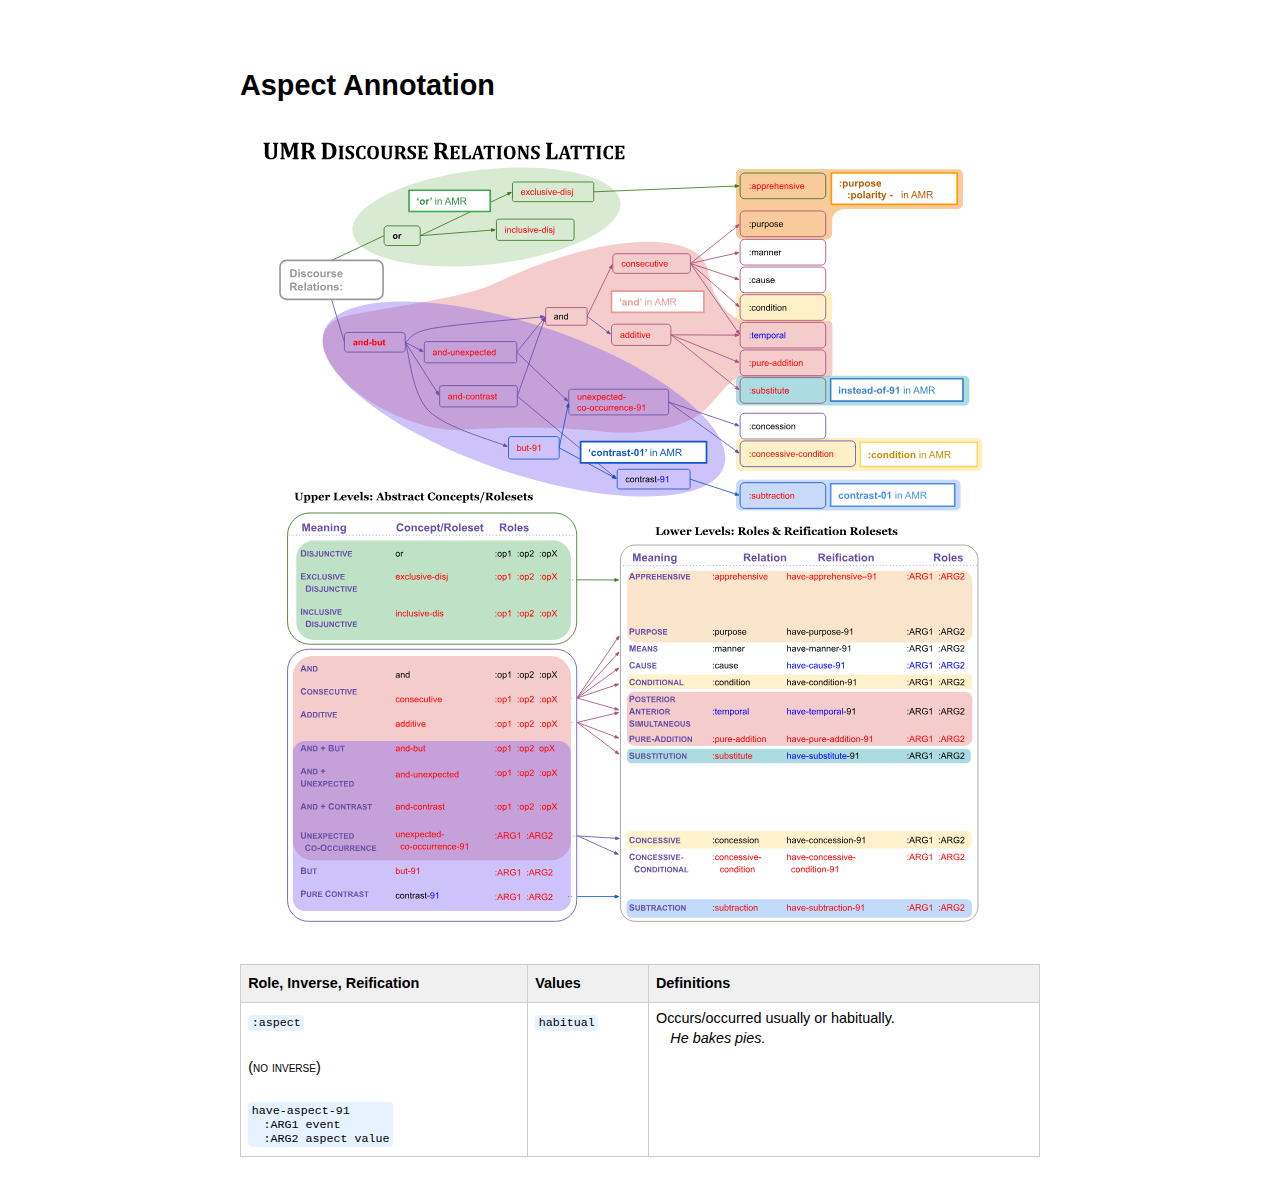
<file: UMR-Schema-Resources/Discourse-Relations.html>
<!DOCTYPE html>
<html lang="en">
<head>
  <meta charset="UTF-8" />
  <title>Discourse Relations</title>
  <style>
    body {
      font-family: sans-serif;
      font-size: 0.9em;
      max-width: 800px;
      margin: 2em auto;
      padding: 1em;
      line-height: 1.6;
    }
    .box {
      background-color: #e6f2ff;
      padding: 0.5em;
      border-radius: 6px;
    }
    table {
      width: 100%;
      border-collapse: collapse;
      margin-top: 2em;
    }
    th, td {
      border: 1px solid #ccc;
      padding: 0.5em;
      text-align: left;
      vertical-align: top;
    }
    th {
      background-color: #f0f0f0;
    }
    td:nth-child(4), td:nth-child(5),
    th:nth-child(4), th:nth-child(5){
      white-space: normal;
      width: auto;
    }
    .highlight {
      background-color: #e6f2ff;
      border-radius: 4px;
      padding: 0.1em 0.3em;
      display: inline-block;
      position: relative;
      font-family: monospace;
      font-size: inherit;
      line-height: 1.2;
    }
    .popup {
      display: none;
      position: absolute;
      top: 120%;
      left: 0;
      padding: 0.5em;
      background: white;
      border: 1px solid #ccc;
      box-shadow: 0 0 10px rgba(0,0,0,0.3);
      z-index: 1000;
      width: max-content;
      white-space: pre-wrap;
      font-family: monospace;
      font-style: normal;
    }
    .highlight:hover .popup ,
    .exsent:hover .popup {
      display: block;
    }
    .indent {
      display: block;
      margin-left: 1em;
      font-family: monospace;
      font-size: inherit;
    }
    .exsent {
      display: block;
      margin-left: 1em;
      font-family: inherit;
      font-size: inherit;
      font-style: italic;
      position: relative;
      line-height: 1.5;
    }
    .definition {
      white-space: normal;
      width: auto;
      line-height: 1.2;
    }
    .nowrap {
      white-space: nowrap;
    }
    .smallcaps {
      font-variant: small-caps;
    }
  </style>
</head>
<body>
  
<h1>Aspect Annotation</h1>

<a href="images/discourseRelationsLattice.svg" target="_blank" title="Open full-size image">
  <img src="images/discourseRelationsLattice.svg" alt="Aspect Lattice" width="100%">
</a>

<table>
    <thead>
        <tr>
        <th>Role, Inverse, Reification</th>
        <th>Values</th>
        <th>Definitions</th>
        </tr>
    </thead>
  
    <tr>
      <td rowspan="26" class="nowrap">
        <span class="highlight"><code>:aspect</code></span><br><br>
        
        <span class="smallcaps">(no inverse)</span><br><br>
        
        <span class="highlight"><code>have-aspect-91</code>
          <span class="indent">:ARG1 event<br> 
          :ARG2 aspect value
      </td>
      <td>
        <span class="highlight"><code>habitual</code>
      </td>
      <td class="definition">Occurs/occurred usually or habitually.
        <span class="exsent">He bakes pies. 
          <span class="popup">(b / bake-01
    :actor (p / person
        :refer-person 3rd
        :refer-number singular)
    :undergoer (p2 / pie
        :refer-number plural)
    <strong>:aspect habitual</strong>
    :modal-strength full-affirmative)</span></span>
      </td>
    </tr>
  </tbody>
</table>
  
</body>
</html>
</file>
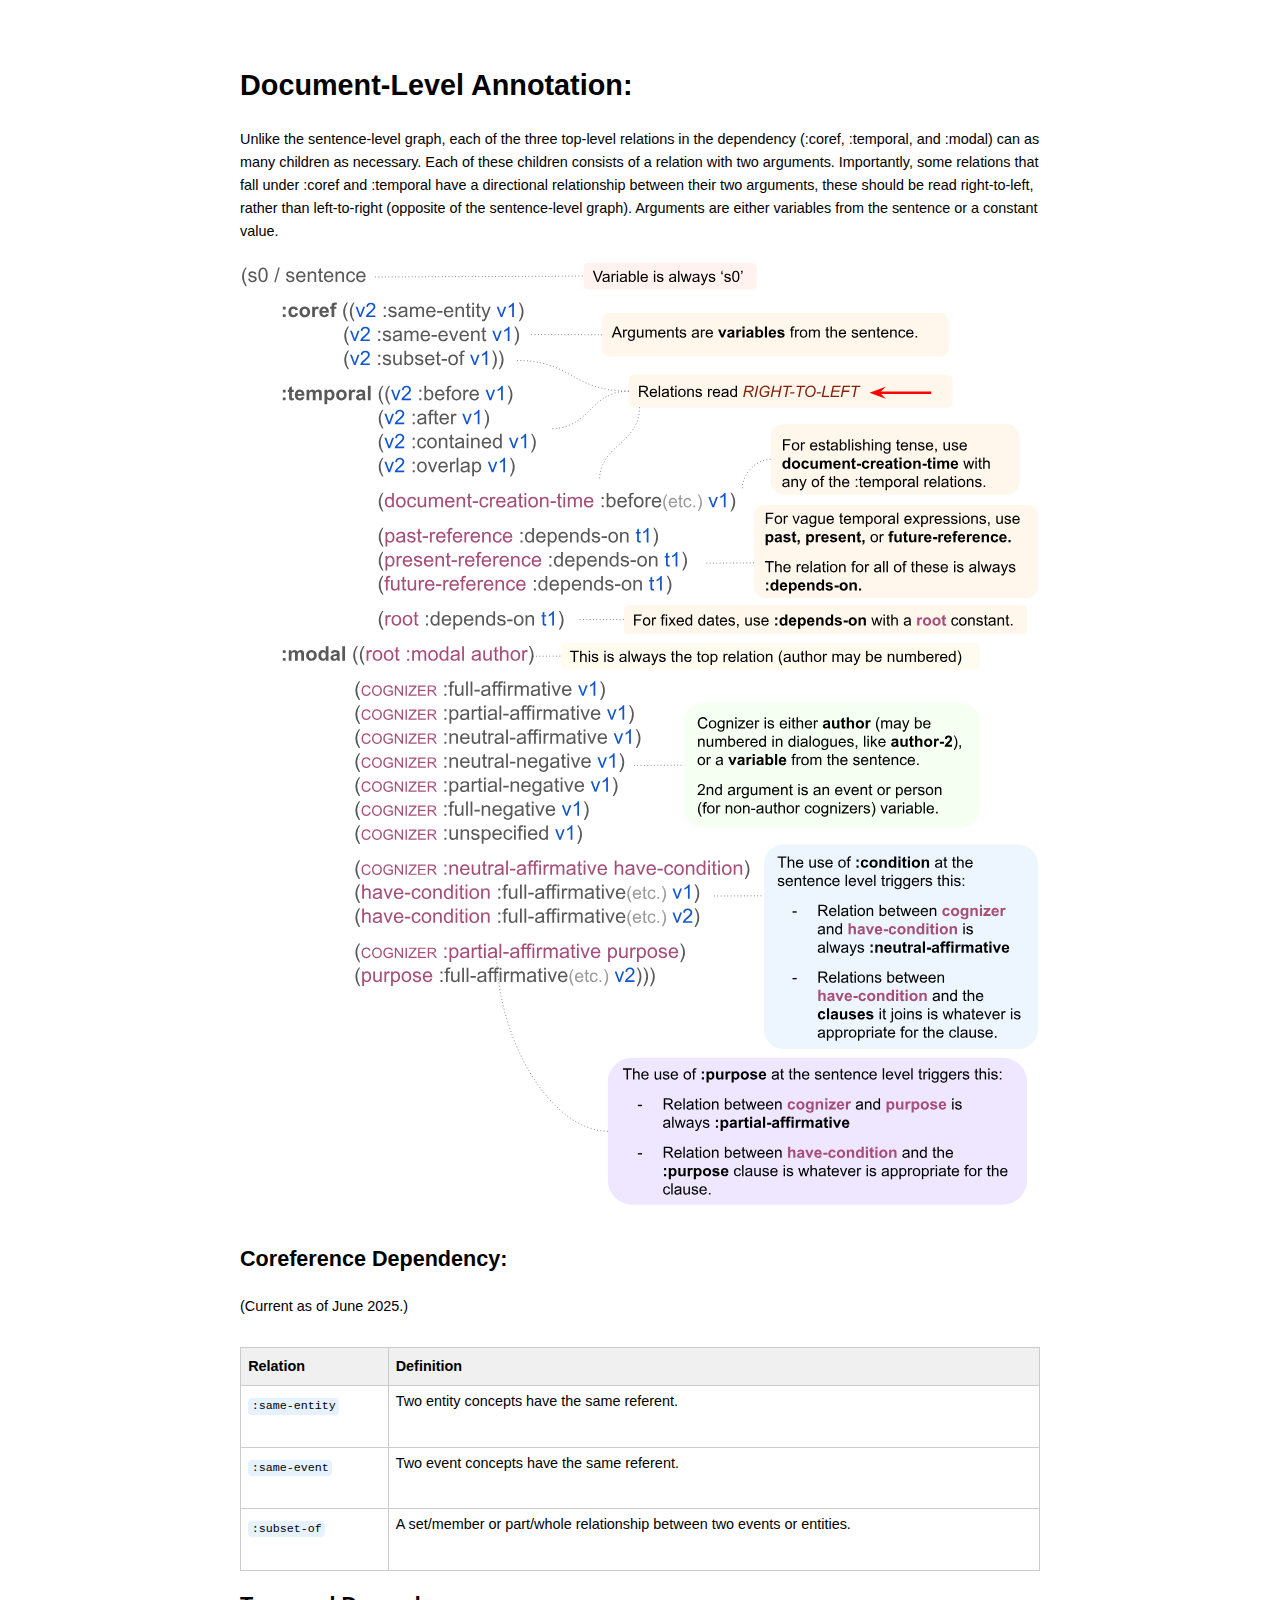
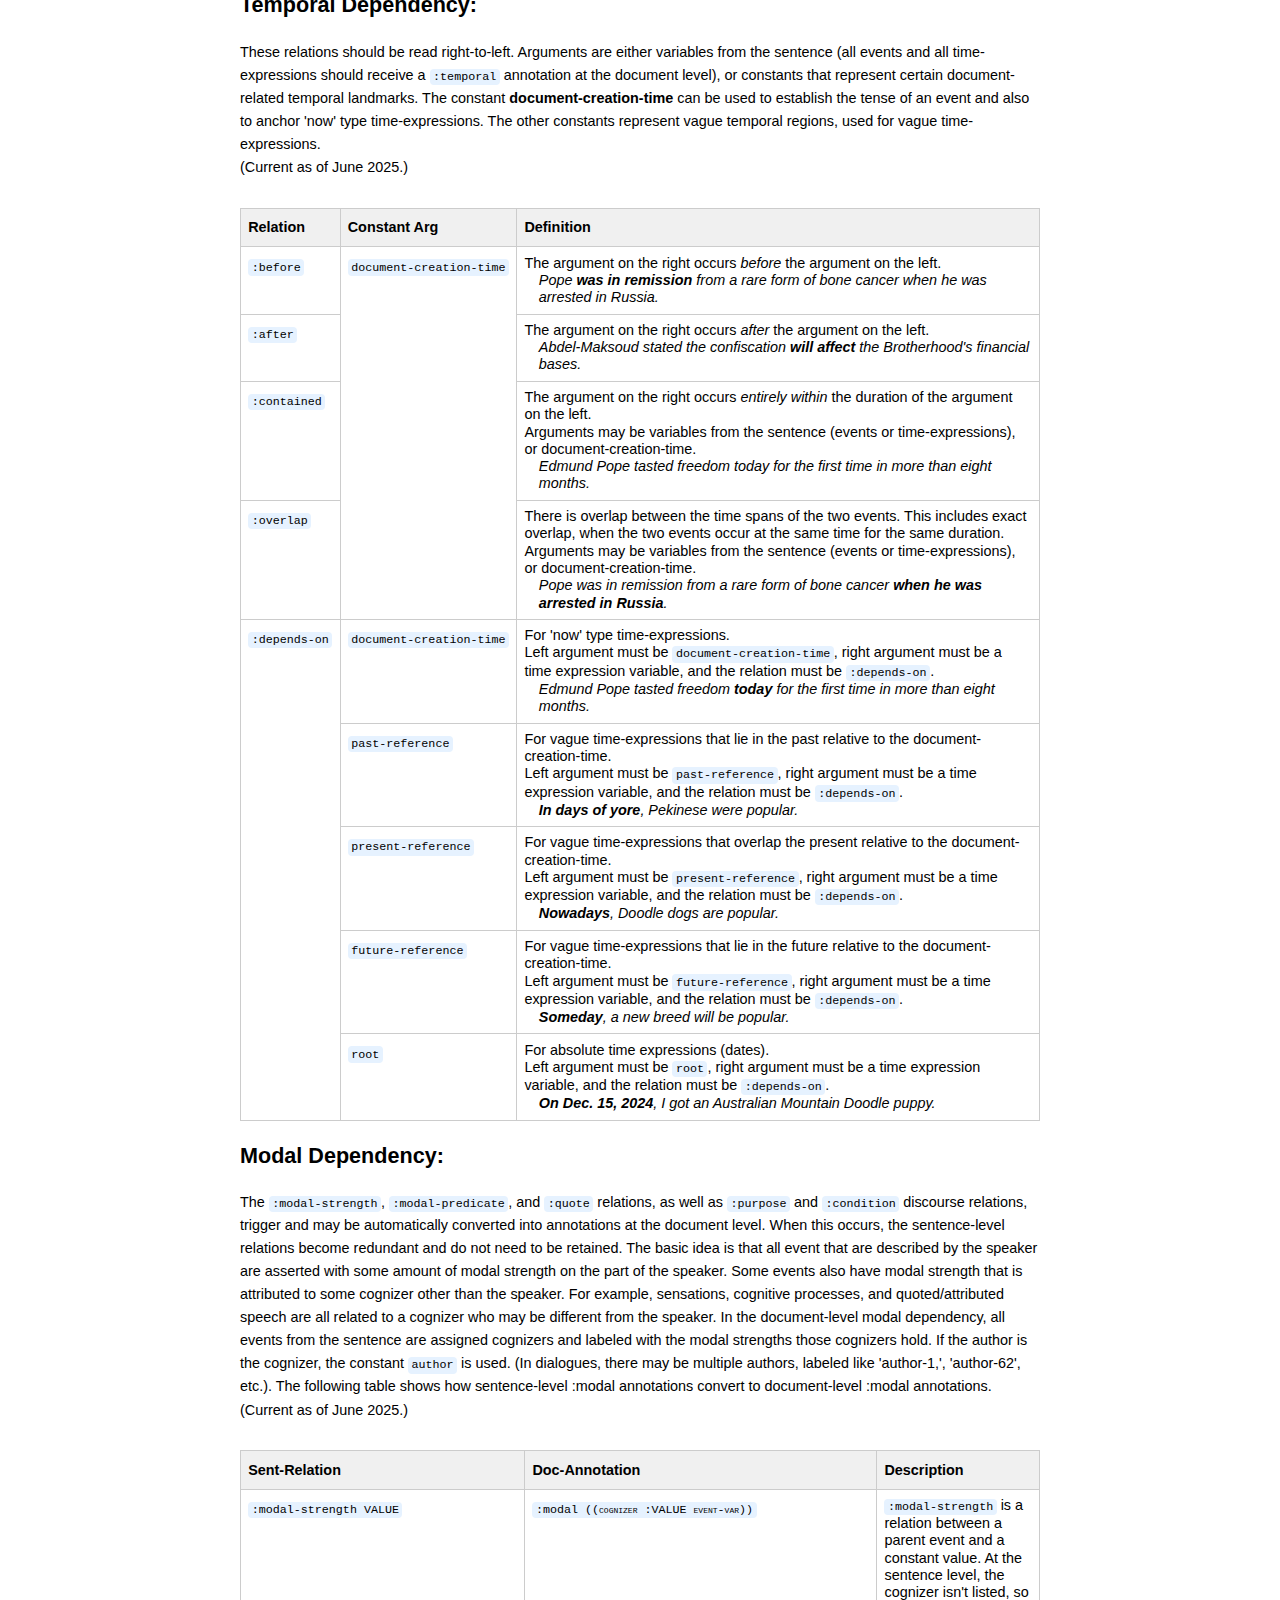
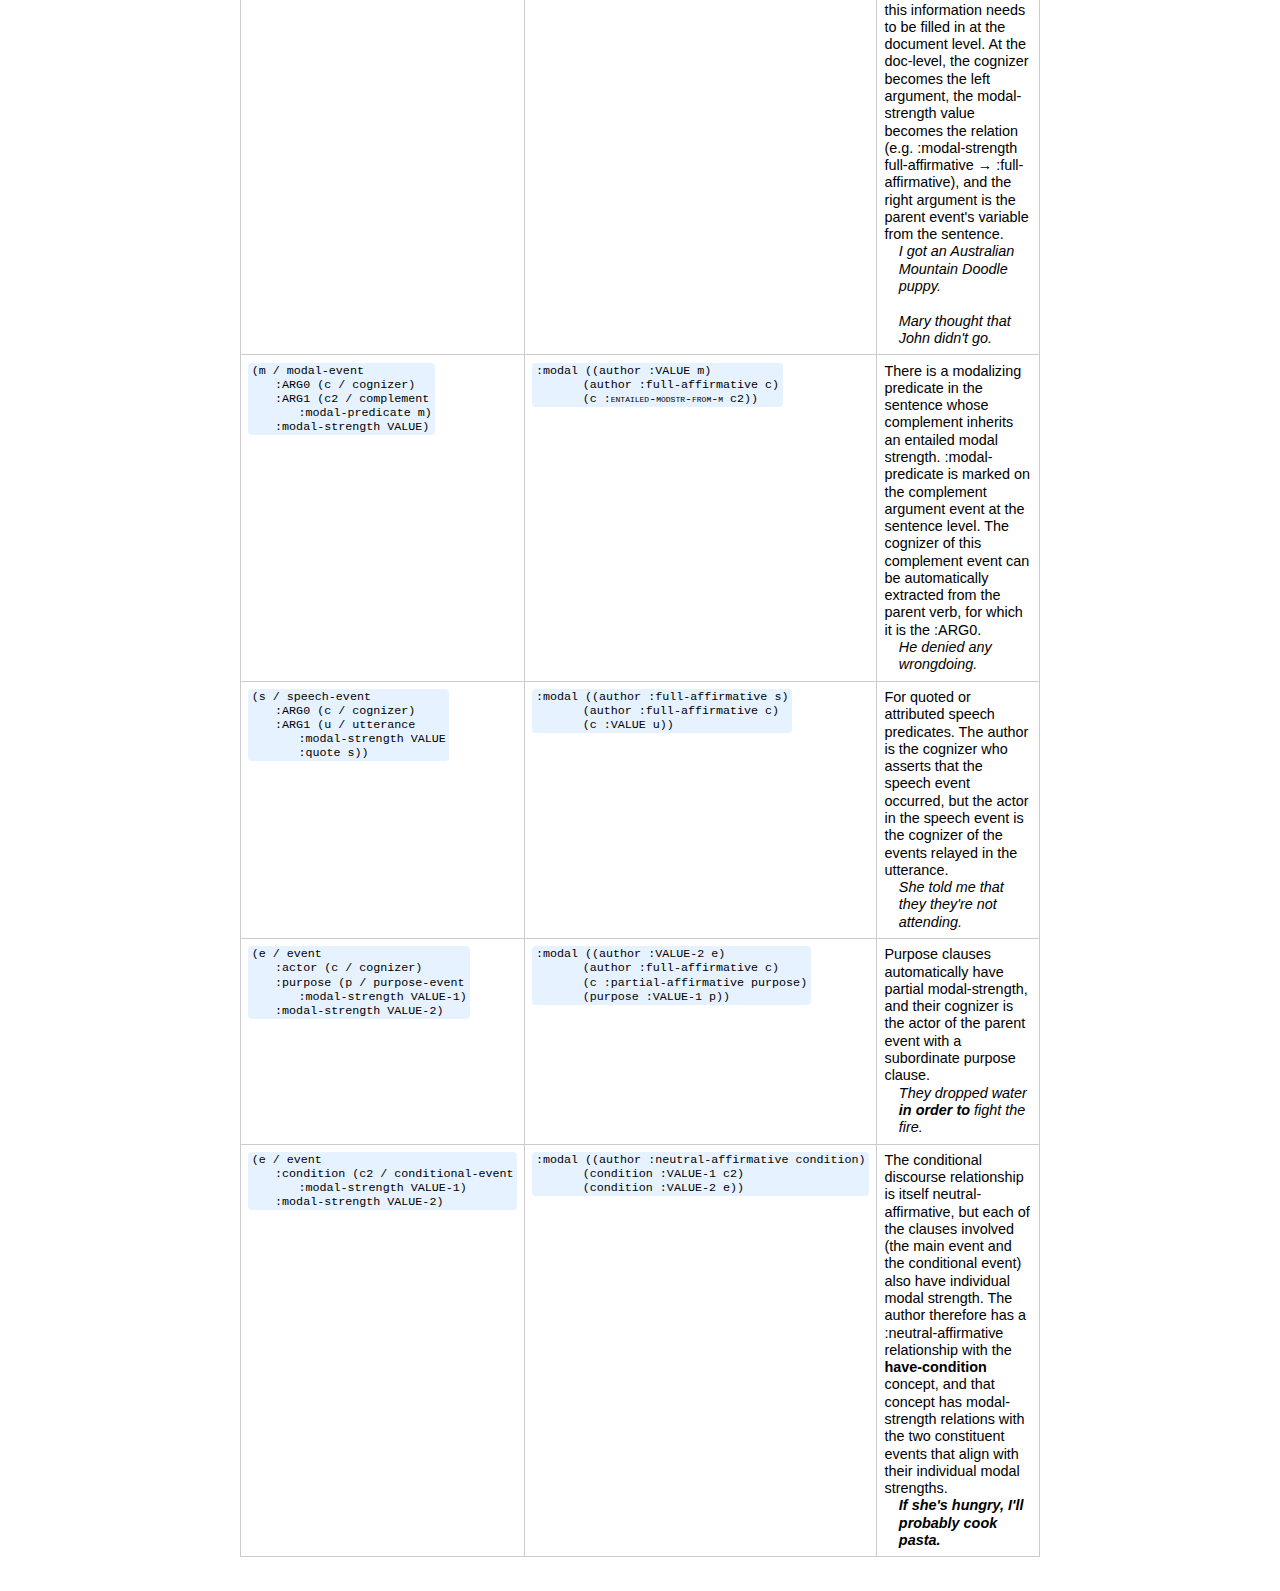
<file: UMR-Schema-Resources/document-level-graph.html>
<!DOCTYPE html>
<html lang="en">
<head>
  <meta charset="UTF-8" />
  <title>Document-Level Annotation</title>
  <style>
    body {
      font-family: sans-serif;
      font-size: 0.9em;
      max-width: 800px;
      margin: 2em auto;
      padding: 1em;
      line-height: 1.6;
    }
    .box {
      background-color: #e6f2ff;
      padding: 0.5em;
      border-radius: 6px;
    }
    table {
      width: 100%;
      border-collapse: collapse;
      margin-top: 2em;
    }
    th, td {
      border: 1px solid #ccc;
      padding: 0.5em;
      text-align: left;
      vertical-align: top;
    }
    th {
      background-color: #f0f0f0;
    }
    td:nth-child(4), td:nth-child(5),
    th:nth-child(4), th:nth-child(5){
      white-space: normal;
      width: auto;
    }
    .highlight {
      background-color: #e6f2ff;
      border-radius: 4px;
      padding: 0.1em 0.3em;
      display: inline-block;
      position: relative;
      font-family: monospace;
      font-size: inherit;
      line-height: 1.2;
    }
    .popup {
      display: none;
      position: absolute;
      top: 120%;
      left: 0;
      padding: 0.5em;
      background: white;
      border: 1px solid #ccc;
      box-shadow: 0 0 10px rgba(0,0,0,0.3);
      z-index: 1000;
      width: max-content;
      white-space: pre-wrap;
      font-family: monospace;
      font-style: normal;
    }
    .highlight:hover .popup ,
    .exsent:hover .popup {
      display: block;
    }
    .indent {
      display: block;
      padding-left: 2em;
      font-family: monospace;
      font-size: inherit;
    }
    .exsent {
      display: block;
      margin-left: 1em;
      font-family: inherit;
      font-size: inherit;
      font-style: italic;
      position: relative;
      line-height: 1.2;
    }
    .definition {
      white-space: normal;
      width: auto;
      line-height: 1.2;
    }
    .nowrap {
      white-space: nowrap;
    }.smallcaps {
      font-variant: small-caps;
    }
    .wrap-indent {
      display: block;
      margin-left: 2em;
      text-indent: -1em;
      font-family: monospace;
      font-size: inherit;
    }
  </style>
</head>
<body>
<h1>Document-Level Annotation:</h1>
<p>Unlike the sentence-level graph, each of the three top-level relations in the dependency (:coref, :temporal, and :modal) can as many children as necessary. Each of these children consists of a relation with two arguments. Importantly, some relations that fall under :coref and :temporal have a directional relationship between their two arguments, these should be read right-to-left, rather than left-to-right (opposite of the sentence-level graph). Arguments are either variables from the sentence or a constant value.</p>

<a href="images/DocumentLevelGraph.svg" target="_blank" title="Open full-size image">
  <img src="images/DocumentLevelGraph.svg" alt="Document Level Graph" width="100%">
</a>

<h2>Coreference Dependency:</h2>
<p>(Current as of June 2025.)</p>

<table>
  <thead>
    <tr>
      <th>Relation</th>
      <th>Definition</th>
    </tr>
  </thead>
  
  <tbody>
    <tr>
      <td class="nowrap">
        <span class="highlight"><code>:same-entity</code></span><br><br>
      </td>
      <td class="definition">Two entity concepts have the same referent.<br>
          <span class="exsent"><br>
            <span class="popup"></span></span>
      </td>
    </tr>

    <tr>
      <td class="nowrap">
        <span class="highlight"><code>:same-event</code></span><br><br>
      </td>
      <td class="definition">Two event concepts have the same referent.<br>
          <span class="exsent"><br>
            <span class="popup"></span></span>
      </td>
    </tr>

    <tr>
      <td class="nowrap">
        <span class="highlight"><code>:subset-of</code></span><br><br>
      </td>
      <td class="definition">A set/member or part/whole relationship between two events or entities.<br>
          <span class="exsent"><br>
            <span class="popup"></span></span>
      </td>
    </tr>

  </tbody>
</table>


<h2>Temporal Dependency:</h2>

<p>These relations should be read right-to-left. Arguments are either variables from the sentence (all events and all time-expressions should receive a <span class="highlight">:temporal</span> annotation at the document level), or constants that represent certain document-related temporal landmarks. The constant <strong>document-creation-time</strong> can be used to establish the tense of an event and also to anchor 'now' type time-expressions. The other constants represent vague temporal regions, used for vague time-expressions.<br> 
(Current as of June 2025.)</p>

<table>
  <thead>
    <tr>
      <th>Relation</th>
      <th>Constant Arg</th>
      <th>Definition</th>
    </tr>
  </thead>
  
  <tbody>
    <tr>
      <td class="nowrap">
        <span class="highlight"><code>:before</code></span><br><br>
      </td>
      <td class="nowrap" rowspan="4">
        <span class="highlight"><code>document-creation-time</code></span><br><br>
      </td>
      <td class="definition">The argument on the right occurs <em>before</em> the argument on the left.<br>
          <span class="exsent">Pope <strong>was in remission</strong> from a rare form of bone cancer when he was arrested in Russia.
            <span class="popup">(s7h / have-mod-91
    :ARG1 (s7p / person :wiki "Edmond_Pope"
        :name (s7n / name :op1 "Pope"))
    :ARG2 (s7r / remission-02
        :ARG1 (s7d / disease :wiki -
                :name (s7n2 / name :op1 "bone" :op2 "cancer")
                :ARG1-of (s7r2 / rare-02))
        :temporal (s7a / arrest-01
                :ARG1 s7p
                :place (s7c / country :wiki "Russia"
                    :name (s7n3 / name :op1 "Russia")))
        :aspect performance)
    :aspect state)

(s7s0 / sentence
    :coref ((s6p :same-entity s7p))
    :temporal (<strong>(s2c :before s7a)</strong>
            (s7a :overlap s7h))
    :modal ((author :full-affirmative s7h)
            (author :full-affirmative s7a)))</span></span>
      </td>
    </tr>

    <tr>
      <td class="nowrap">
        <span class="highlight"><code>:after</code></span><br><br>
      </td>
      <td class="definition">The argument on the right occurs <em>after</em> the argument on the left.<br>
          <span class="exsent">Abdel-Maksoud stated the confiscation <strong>will affect</strong> the Brotherhood's financial bases.
            <span class="popup">(s / state-01
    :ARG0 (p / person
	    :name (n / name :op1 "Abdel-Maksoud"))
    :ARG1 (a / affect-01
        :ARG0 (c / confiscate-01)
        :ARG1 (b / base
            :poss (o / organization
        :name (n2 / name :op1 "Brotherhood"))
            :mod (f / finance))
	    :aspect performance
	    :quot s)
      :aspect performance)

(s2/ sentence
    :coref ((s1c :same-event s2c))
    :temporal ((s1c :after s2s)
  	        <strong>(s2s :after s2a))</strong>
    :modal ((author :full-affirmative s2s)
  	    (author :full-affirmative s2p)
	    (s2p :full-affirmative s2c)
	    (s2p :full-affirmative s2a)))</span></span>
      </td>
    </tr>

    <tr>
      <td class="nowrap">
        <span class="highlight"><code>:contained</code></span><br><br>
      </td>
      <td class="definition">The argument on the right occurs <em>entirely within</em> the duration of the argument on the left.<br>
        Arguments may be variables from the sentence (events or time-expressions), or document-creation-time.
          <span class="exsent">Edmund Pope <span>tasted freedom today</span> for the first time in more than eight months.
            <span class="popup">(t / taste-01
    :ARG0 (p / person
        :name (n / name :op1 "Edmund" :op2 "Pope"))
    :ARG1 (f / free-04
        :ARG1 p)
    <strong>:temporal (t2 / today)</strong>
    :ord (o / ordinal-entity :value 1
        :range (m / more-than
            :op1 (t3 / temporal-quantity :quant 8
                :unit (m2 / month))))
    :aspect performance)
                    
(s0 / sentence
    :temporal ((document-creation-time :depends-on t2)
	        <strong>(t2 :contained t)</strong>)
    :modal (author :full-affirmative t))</span></span>
      </td>
    </tr>
    
    <tr>
      <td class="nowrap">
        <span class="highlight"><code>:overlap</code></span><br><br>
      </td>
      <td class="definition">There is overlap between the time spans of the two events. This includes exact overlap, when the two events occur at the same time for the same        duration.<br>
        Arguments may be variables from the sentence (events or time-expressions), or document-creation-time.
          <span class="exsent">Pope was in remission from a rare form of bone cancer <strong>when he was arrested in Russia</strong>.
            <span class="popup">(s7h / have-mod-91
    :ARG1 (s7p / person
        :name (s7n / name :op1 "Pope"))
    :ARG2 (s7r / remission-02
        :ARG1 (s7d / disease
                :name (s7n2 / name :op1 "bone" :op2 "cancer")
                :ARG1-of (s7r2 / rare-02))
        <strong>:temporal (s7a / arrest-01
                :ARG1 s7p
                :place (s7c / country
                    :name (s7n3 / name :op1 "Russia")))</strong>
        :aspect performance)
    :aspect state)

(s7s0 / sentence
    :coref (s6p :same-entity s7p)
    :temporal ((s2c :before s7a)
            <strong>(s7a :overlap s7h))</strong>
    :modal ((author :full-affirmative s7h)
            (author :full-affirmative s7a)))</span></span>
      </td>
    </tr>
    
    <tr>
      <td class="nowrap" rowspan="5">
        <span class="highlight"><code>:depends-on</code></span><br><br>
      </td>
      <td class="nowrap">
        <span class="highlight"><code>document-creation-time</code></span><br><br>
      </td>
      <td class="definition">For 'now' type time-expressions.<br>
        Left argument must be <span class="highlight">document-creation-time</span>, right argument must be a time expression variable, and the relation must be <span class="highlight">:depends-on</span>.
          <span class="exsent">Edmund Pope tasted freedom <strong>today</strong> for the first time in more than eight months.
            <span class="popup">(t / taste-01
    :ARG0 (p / person
        :name (n / name :op1 "Edmund" :op2 "Pope"))
    :ARG1 (f / free-04
        :ARG1 p)
    <strong>:temporal (t2 / today)</strong>
    :ord (o / ordinal-entity :value 1
        :range (m / more-than
            :op1 (t3 / temporal-quantity :quant 8
                :unit (m2 / month))))
    :aspect performance)
                    
(s0 / sentence
    :temporal (<strong>(document-creation-time :depends-on t2)</strong>
	        (t2 :contained t))
    :modal (author :full-affirmative t))</span></span>
      </td>
    </tr>

    <tr>
      <td class="nowrap">
        <span class="highlight"><code>past-reference</code></span><br><br>
      </td>
      <td class="definition">For vague time-expressions that lie in the past relative to the document-creation-time.<br>
        Left argument must be <span class="highlight">past-reference</span>, right argument must be a time expression variable, and the relation must be <span class="highlight">:depends-on</span>.
          <span class="exsent"><strong>In days of yore</strong>, Pekinese were popular. <br>
            <span class="popup">(p / popular-01
    :ARG1 (a / animal
        :refer-number plural
        :mod (b / breed 
            :name (n / name :op1 "Pekinese")))
    <strong>:temporal (d / day
        :refer-number plural
        :mod (y / yore))</strong>
    :aspect state)

(s0 / sentence
    <strong>:temporal ((past-reference :depends-on d)</strong>
            (d :contained p)))</span></span>
      </td>
    </tr>

    <tr>
      <td class="nowrap">
        <span class="highlight"><code>present-reference</code></span><br><br>
      </td>
      <td class="definition">For vague time-expressions that overlap the present relative to the document-creation-time.<br>
        Left argument must be <span class="highlight">present-reference</span>, right argument must be a time expression variable, and the relation must be <span class="highlight">:depends-on</span>.
          <span class="exsent"><strong>Nowadays</strong>, Doodle dogs are popular. <br>
            <span class="popup">(p / popular-01
    :ARG1 (d / dog
        :refer-number plural
        :mod (b / breed 
            :name (n / name :op1 "Doodle")))
    <strong>:temporal (n2 / nowadays)</strong>
    :aspect state)

(s0 / sentence
    <strong>:temporal ((present-reference :depends-on n2)</strong>
            (n2 :contained p)))</span></span>
      </td>
    </tr>
    <tr>
      <td class="nowrap">
        <span class="highlight"><code>future-reference</code></span><br><br>
      </td>
      <td class="definition">For vague time-expressions that lie in the future relative to the document-creation-time.<br>
        Left argument must be <span class="highlight">future-reference</span>, right argument must be a time expression variable, and the relation must be <span class="highlight">:depends-on</span>.
          <span class="exsent"><strong>Someday</strong>, a new breed will be popular. <br>
            <span class="popup">(p / popular-01
    :ARG1 (b / breed 
        :ARG1-of (n / new-01))
    <strong>:temporal (s / someday)</strong>
    :aspect state)

(s0 / sentence
    <strong>:temporal ((future-reference :depends-on s)</strong>
            (s :contained p)))</span></span>
      </td>
    </tr>
    <tr>
      <td class="nowrap">
        <span class="highlight"><code>root</code></span><br><br>
      </td>
      <td class="definition">For absolute time expressions (dates).<br>
        Left argument must be <span class="highlight">root</span>, right argument must be a time expression variable, and the relation must be <span class="highlight">:depends-on</span>.
          <span class="exsent"><strong>On Dec. 15, 2024</strong>, I got an Australian Mountain Doodle puppy. <br>
            <span class="popup">(g / get-01
    :ARG0 (p / person
        :refer-person 1st
        :refer-number singular)
    :ARG1 (p2 / puppy
        :mod (b / breed 
            :name (n / name :op1 "Australian" :op2 "Mountain" :op2 "Doodle")))
    <strong>:temporal (d / date-entity
        :day 15
        :month 12
        :year 2024)</strong>
    :aspect performance)

(s0 / sentence
    :temporal <strong></strong>((root :depends-on d)</strong>
            (d :contained g))
    :modal ((root :modal author)
        (author :full-affirmative g)))</span></span>
      </td>
    </tr>
  </tbody>
</table>


<h2>Modal Dependency:</h2>
<p>The <span class="highlight">:modal-strength</span>, <span class="highlight">:modal-predicate</span>, and <span class="highlight">:quote</span> relations, as well as <span class="highlight">:purpose</span> and <span class="highlight">:condition</span> discourse relations, trigger and may be automatically converted into annotations at the document level. When this occurs, the sentence-level relations become redundant and do not need to be retained. The basic idea is that all event that are described by the speaker are asserted with some amount of modal strength on the part of the speaker. Some events also have modal strength that is attributed to some cognizer other than the speaker. For example, sensations, cognitive processes, and quoted/attributed speech are all related to a cognizer who may be different from the speaker. In the document-level modal dependency, all events from the sentence are assigned cognizers and labeled with the modal strengths those cognizers hold. If the author is the cognizer, the constant <span class="highlight">author</span> is used. (In dialogues, there may be multiple authors, labeled like 'author-1,', 'author-62', etc.). 

The following table shows how sentence-level :modal annotations convert to document-level :modal annotations. 
(Current as of June 2025.)</p>

<table>
  <thead>
    <tr>
      <th>Sent-Relation</th>
      <th>Doc-Annotation</th>
      <th>Description</th>
    </tr>
  </thead>
  
  <tbody>
    <tr>
      <td class="nowrap">
        <span class="highlight"><code>:modal-strength VALUE</code></span><br><br>
      </td>
      <td class="nowrap">
        <span class="highlight"><code>:modal ((<span class="smallcaps">cognizer</span> :VALUE <span class="smallcaps">event-var</span>))</code></span><br><br>
      </td>
      <td class="definition"><span class="highlight">:modal-strength</span> is a relation between a parent event and a constant value. At the sentence level, the cognizer isn't listed, so this information needs to be filled in at the document level. At the doc-level, the cognizer becomes the left argument, the modal-strength value becomes the relation (e.g. :modal-strength full-affirmative → :full-affirmative), and the right argument is the parent event's variable from the sentence.
          <span class="exsent">I got an Australian Mountain Doodle puppy. <br>
            <span class="popup">(g / get-01
    :ARG0 (p / person
        :refer-person 1st
        :refer-number singular)
    :ARG1 (p2 / puppy
        :mod (b / breed 
            :name (n / name :op1 "Australian" :op2 "Mountain" :op2 "Doodle")))
    :aspect performance
    <strong>:modal-strength full-affirmative</strong>)

(s0 / sentence
    :temporal ((document-creation-time :before g))
    :modal ((root :modal author)
        <strong>(author :full-affirmative g)</strong>))</span></span><br>
        
          <span class="exsent">Mary thought that John didn't go.<br>
            <span class="popup">(t / think-01
    :ARG0 (p / person
        :name (n / name :op1 "Mary"))
    :ARG1 (g / go-02
        :ARG0 (p2 / person
            :name (n2 / name :op2 "John"))
        :aspect performance
        :modal-strength full-negative)
    :aspect state
    <strong>:modal-strength full-negative</strong>)

(s0 / sentence
    :temporal ((document-creation-time :before k))
    :modal ((root :modal author)
        <strong>(author :unspecified t)
            (author :full-affirmative p)
            (p :full-negative g)</strong>))</span></span>
      </td>
    </tr>

    <tr>
      <td class="nowrap">
        <span class="highlight">(m / modal-event
            <span class="indent">:ARG0 (c / cognizer)</span>
            <span class="indent">:ARG1 (c2 / complement<br>
                <span class="indent">:modal-predicate m)</span>
            :modal-strength VALUE)</span></span><br><br>
      </td>
      <td class="nowrap">
        <span class="highlight">:modal ((author :VALUE m)
          <span class="indent">
            <span class="indent">(author :full-affirmative c)<br>
              (c :<span class="smallcaps">entailed-modstr-from-m</span> c2))</span></span></span><br><br>
      </td>
      <td class="definition">There is a modalizing predicate in the sentence whose complement inherits an entailed modal strength. :modal-predicate is marked on the complement argument event at the sentence level. The cognizer of this complement event can be automatically extracted from the parent verb, for which it is the :ARG0. <br>
          <span class="exsent"> He denied any wrongdoing.
            <span class="popup">(d / deny-01 
    :ARG0 (p /person
        :refer-person 3rd
        :refer-number singular)
    :ARG1 (t / thing
        :ARG1-of (d2 / do-02
            :ARG0 p
            :ARG1-of (w / wrong-02)
        <strong>:modal-predicate d</strong>))
    :aspect performance
    :modal-strength full-affirmative)
  
(s3/ sentence
    :coref ((s2p :same-entity s3p))
    :temporal ((document-creation-time :before s3d)
            (s3d :before s3d2))
    :modal (<strong>(author :full-affirmative s3d)
	        (author :unspecified s3d2)
    	    (author :full-affirmative s3p)
            (s3p :full-negative s3d2)</strong>))</span></span>
      </td>
    </tr>

    <tr>
      <td class="nowrap">
        <span class="highlight"><code>(s / speech-event
            <span class="indent">:ARG0 (c / cognizer)</span>
            <span class="indent">:ARG1 (u / utterance
              <span class="indent">:modal-strength VALUE<br>
      :quote s))</code></span></span></span><br><br>
      </td>
      <td class="nowrap">
        <span class="highlight">:modal ((author :full-affirmative s)
          <span class="indent">
            <span class="indent">(author :full-affirmative c)<br>
        (c :VALUE u))</span></span></span><br><br>
      </td>
      <td class="definition">For quoted or attributed speech predicates. The author is the cognizer who asserts that the speech event occurred, but the actor in the speech event is the cognizer of the events relayed in the utterance.<br>
          <span class="exsent">She told me that they they're not attending.<br>
            <span class="popup">(<strong>t / tell-01 </strong> 
	:actor (p / person
		:refer-person 3rd
		:refer-number singular)    
	:theme (a / attend-01  
        :polarity -
		:actor (p2 / person
			:refer-person 3rd
			:refer-number Plural)
		:aspect activity
		<strong>:modal-strength full-negative
		:quote t</strong>)
    :recipient (p3 / person
        :refer-person 1st
        :refer-number singular)
	:aspect performance
	<strong>:modal-strength full-affirmative)</strong>

(s0 / sentence
    <strong>:modal ((author :full-affirmative t)
            (author :full-affirmative p)
            (p :full-negative a))</strong>)</span></span>
      </td>
    </tr>

    <tr>
      <td class="nowrap">
        <span class="highlight">(e / event
          <span class="indent">:actor (c / cognizer)</span>
          <span class="indent">:purpose (p / purpose-event<br>
            <span class="indent">:modal-strength VALUE-1)</span>
    :modal-strength VALUE-2)</span></span><br><br>
      </td>
      <td class="nowrap">
        <span class="highlight">:modal ((author :VALUE-2 e)<br>
          <span class="indent">
            <span class="indent">(author :full-affirmative c)<br>
        (c :partial-affirmative purpose)<br>
        (purpose :VALUE-1 p))</span></span></span><br><br>
      </td>
      <td class="definition">Purpose clauses automatically have partial modal-strength, and their cognizer is the actor of the parent event with a subordinate purpose clause. <br>
          <span class="exsent">They dropped water <strong>in order to</strong> fight the fire.<br>
            <span class="popup">(d / drop-01
	:ARG0 (p / person
		:refer-person 3rd
		:refer-number Plural)
	:ARG1 (w / water)
	:purpose (f / fight-01
		:ARG0 p
		:ARG1 (f / fire)
		:aspect activity
		:modal-strength full-affirmative)
	:aspect performance
	:modal-strength full-affirmative)

(s0 / sentence
	:temporal ((past-reference :contained s1d)
		   (s1d :after :s1f))
	:modal ((author :full-affirmative s1d)
		(author :full-affirmative s1p)
		(s1p :partial-affirmative purpose)
		(purpose :full-affirmative s1f)))</span></span>
      </td>
    </tr>

    <tr>
      <td class="nowrap">
        <span class="highlight">(e / event
          <span class="indent">:condition (c2 / conditional-event
            <span class="indent">:modal-strength VALUE-1)</span>
    :modal-strength VALUE-2)</span></span><br><br>
      </td>
      <td class="nowrap">
        <span class="highlight">:modal ((author :neutral-affirmative condition)
          <span class="indent">
            <span class="indent">(condition :VALUE-1 c2)<br>
        (condition :VALUE-2 e))</span></span></span><br><br>
      </td>
      <td class="definition">The conditional discourse relationship is itself neutral-affirmative, but each of the clauses involved (the main event and the conditional event) also have individual modal strength. The author therefore has a :neutral-affirmative relationship with the <strong>have-condition</strong> concept, and that concept has modal-strength relations with the two constituent events that align with their individual modal strengths. <br>
          <span class="exsent"><strong>If she's hungry, I'll probably cook pasta.</strong>
            <span class="popup">(c / cook-01
	:ARG0 (p / person
		:refer-person 1st
		:refer-number singular)
	:ARG1 (p2 / pasta)
	:condition (h / hunger-01
		:ARG0 (p3 / person
			:refer-person 3rd
			:refer-number singular)
		:aspect state
		:modal-strength full-affirmative)
	:aspect performance
	:modal-strength partial-affirmative)

(s0 / sentence
	:modal ((author :neutral-affirmative condition)
		(condition :full-affirmative h)
		(condition :neutral-affirmative c)))</span></span>
      </td>
    </tr>
  </tbody>
</table>

</body>
</html>
</file>
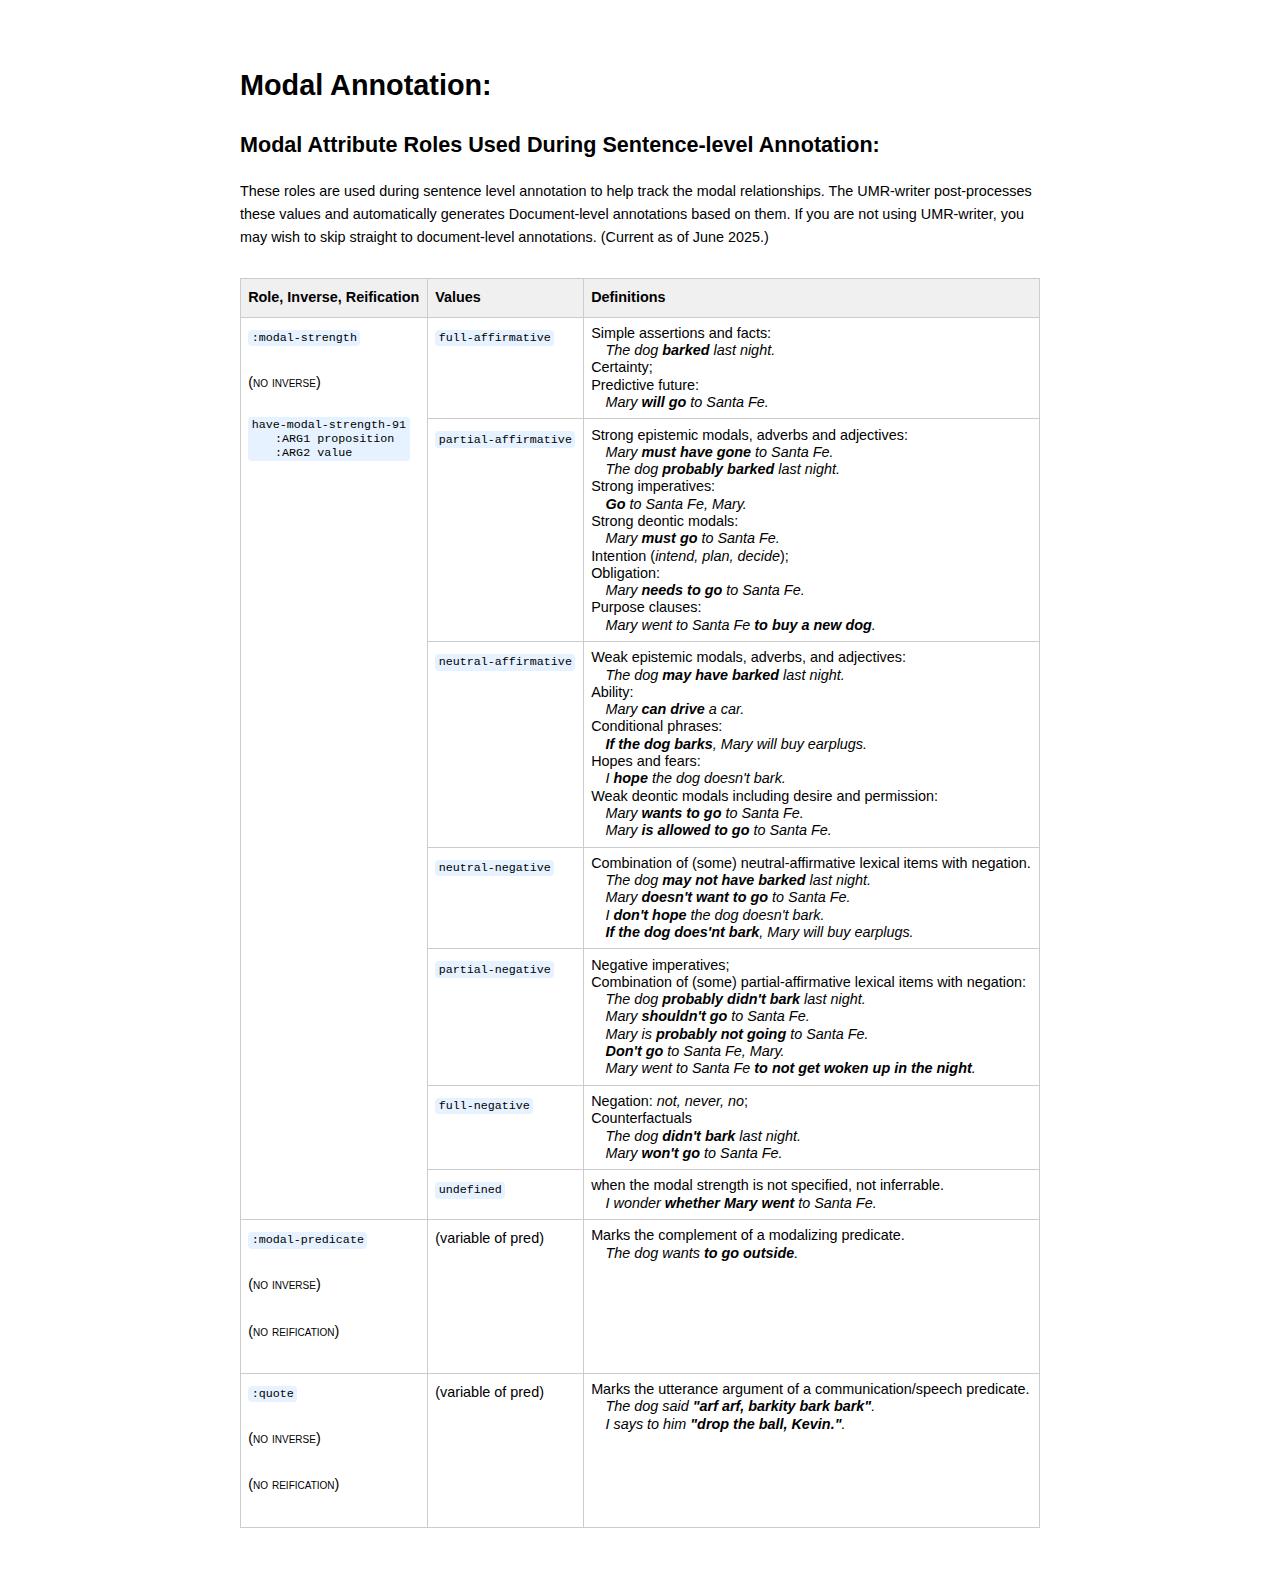
<file: UMR-Schema-Resources/Modal-Annotation.html>
<!DOCTYPE html>
<html lang="en">
<head>
  <meta charset="UTF-8" />
  <title>Modal Annotation</title>
  <style>
    body {
      font-family: sans-serif;
      font-size: 0.9em;
      max-width: 800px;
      margin: 2em auto;
      padding: 1em;
      line-height: 1.6;
    }
    .box {
      background-color: #e6f2ff;
      padding: 0.5em;
      border-radius: 6px;
    }
    table {
      width: 100%;
      border-collapse: collapse;
      margin-top: 2em;
    }
    th, td {
      border: 1px solid #ccc;
      padding: 0.5em;
      text-align: left;
      vertical-align: top;
    }
    th {
      background-color: #f0f0f0;
    }
    td:nth-child(4), td:nth-child(5),
    th:nth-child(4), th:nth-child(5){
      white-space: normal;
      width: auto;
    }
    .highlight {
      background-color: #e6f2ff;
      border-radius: 4px;
      padding: 0.1em 0.3em;
      display: inline-block;
      position: relative;
      font-family: monospace;
      font-size: inherit;
      line-height: 1.2;
    }
    .popup {
      display: none;
      position: absolute;
      top: 120%;
      left: 0;
      padding: 0.5em;
      background: white;
      border: 1px solid #ccc;
      box-shadow: 0 0 10px rgba(0,0,0,0.3);
      z-index: 1000;
      width: max-content;
      white-space: pre-wrap;
      font-family: monospace;
      font-style: normal;
    }
    .highlight:hover .popup ,
    .exsent:hover .popup {
      display: block;
    }
    .indent {
      display: block;
      padding-left: 2em;
      font-family: monospace;
      font-size: inherit;
    }
    .exsent {
      display: block;
      margin-left: 1em;
      font-family: inherit;
      font-size: inherit;
      font-style: italic;
      position: relative;
      line-height: 1.2;
    }
    .definition {
      white-space: normal;
      width: auto;
      line-height: 1.2;
    }
    .nowrap {
      white-space: nowrap;
    }.smallcaps {
      font-variant: small-caps;
    }
    .wrap-indent {
      display: block;
      margin-left: 2em;
      text-indent: -1em;
      font-family: monospace;
      font-size: inherit;
    }
  </style>
</head>
<body>
    <h1>Modal Annotation:</h1>
<h2>Modal Attribute Roles Used During Sentence-level Annotation:</h2>
<p>These roles are used during sentence level annotation to help track the modal relationships. The UMR-writer post-processes these values and automatically generates Document-level annotations based on them. If you are not using UMR-writer, you may wish to skip straight to document-level annotations. (Current as of June 2025.)</p>
<table>
  <thead>
    <tr>
      <th>Role, Inverse, Reification</th>
      <th>Values</th>
      <th>Definitions</th>
    </tr>
  </thead>
  
  <tbody>
    <tr>
      <td rowspan="7" class="nowrap">
        <span class="highlight"><code>:modal-strength</code></span><br><br>
      
        <span class="smallcaps">(no inverse)</span><br><br>
        
        <span class="highlight"><code>have-modal-strength-91</code>
          <span class="indent">:ARG1 proposition<br>
          :ARG2 value
      </td>
      <td>
        <span class="highlight"><code>full-affirmative</code>
      </td>
      <td class="definition">Simple assertions and facts:<br>
          <span class="exsent">The dog <strong>barked</strong> last night.</span>
        Certainty;<br>
        Predictive future:<br>
          <span class="exsent">Mary <strong>will go</strong> to Santa Fe.</span>
      </td>
    </tr>
    <tr>
      <td>
        <span class="highlight"><code>partial-affirmative</code>
      </td>
      <td class="definition">Strong epistemic modals, adverbs and adjectives:<br>
          <span class="exsent">Mary <strong>must have gone</strong> to Santa Fe.<br>
            The dog <strong>probably barked</strong> last night.</span>
        Strong imperatives:<br>
          <span class="exsent"><strong>Go</strong> to Santa Fe, Mary.</span>
        Strong deontic modals:<br>
          <span class="exsent">Mary <strong>must go</strong> to Santa Fe.</span>
        Intention (<em>intend, plan, decide</em>);<br>
        Obligation:<br>
          <span class="exsent">Mary <strong>needs to go</strong> to Santa Fe.</span>
        Purpose clauses:<br>
          <span class="exsent">Mary went to Santa Fe <strong>to buy a new dog</strong>.</span>
      </td>
    </tr>
    <tr>
      <td>
        <span class="highlight"><code>neutral-affirmative</code>
      </td>
      <td class="definition">Weak epistemic modals, adverbs, and adjectives:<br>
          <span class="exsent">The dog <strong>may have barked</strong> last night.</span>
        Ability:<br>
          <span class="exsent">Mary <strong>can drive</strong> a car.</span>
        Conditional phrases:<br>
          <span class="exsent"><strong>If the dog barks</strong>, Mary will buy earplugs.</span>
        Hopes and fears:
          <span class="exsent">I <strong>hope</strong> the dog doesn't bark.</span>
        Weak deontic modals including desire and permission:<br>
          <span class="exsent">Mary <strong>wants to go</strong> to Santa Fe.</span>
          <span class="exsent">Mary <strong>is allowed to go </strong>to Santa Fe.</span>
      </td>
    </tr>
    <tr>
      <td>
        <span class="highlight"><code>neutral-negative</code>
      </td>
      <td class="definition">Combination of (some) neutral-affirmative lexical items with negation.<br>
        <span class="exsent">The dog <strong>may not have barked</strong> last night.<br>
          Mary <strong>doesn't want to go</strong> to Santa Fe.<br>
          I <strong>don't hope</strong> the dog doesn't bark.<br>
          <strong>If the dog does'nt bark</strong>, Mary will buy earplugs.
      </td>
    </tr>
    <tr>
      <td>
        <span class="highlight"><code>partial-negative</code>
      </td>
      <td class="definition">Negative imperatives;<br>
        Combination of (some) partial-affirmative lexical items with negation:
        <span class="exsent">The dog <strong>probably didn't bark</strong> last night. <br>
          Mary <strong>shouldn't go</strong> to Santa Fe.<br>
          Mary is <strong>probably not going</strong> to Santa Fe.<br>
          <strong>Don't go</strong> to Santa Fe, Mary.<br>
          Mary went to Santa Fe <strong>to not get woken up in the night</strong>.
      </td>
    </tr>
    <tr>
      <td>
        <span class="highlight"><code>full-negative</code>
      </td>
      <td class="definition">Negation: <em>not, never, no</em>;<br>
        Counterfactuals
        <span class="exsent">The dog <strong>didn't bark</strong> last night. <br>
          Mary <strong>won't go</strong> to Santa Fe.
      </td>
    </tr>
    <tr>
      <td>
        <span class="highlight"><code>undefined</code>
      </td>
      <td class="definition">when the modal strength is not specified, not inferrable.<br>
        <span class="exsent">I wonder <strong>whether Mary went</strong> to Santa Fe. <br>
      </td>
    </tr>
    
    
    <tr>
      <td>
        <span class="highlight"><code>:modal-predicate</code></span><br><br>
      
        <span class="smallcaps">(no inverse)</span><br><br>
      
        <span class="smallcaps">(no reification)</span><br><br>
      </td>
      <td>(variable of pred)</td>
      <td class="definition">Marks the complement of a modalizing predicate.
        <span class="exsent">The dog wants <strong>to go outside</strong>. 
          <span class="popup">(w / want-01
    :ARG0 (d / dog)
    :ARG1 (g / go-02
        :ARG1 d
        :AG4 (o / outside)
        :aspect performance
        :modal-strength partial-affirmative
        <strong>:modal-predicate w</strong>)
    :aspect state
    :modal-strength full-affirmative)</span></span>
      </td>
    </tr>
    
    
    <tr>
      <td>
        <span class="highlight"><code>:quote</code></span><br><br>
        
        <span class="smallcaps">(no inverse)</span><br><br>
        
        <span class="smallcaps">(no reification)</span><br><br>
      </td>
      <td>(variable of pred)</td>
      <td class="definition">Marks the utterance argument of a communication/speech predicate.
        <span class="exsent">The dog said <strong>"arf arf, barkity bark bark"</strong>. 
          <span class="popup">(s / say-01
    :ARG0 (d / dog)
    :ARG1 (s / string-entity :value "arf-arf-barkity-bark-bark"
        <strong>:quote s</strong>)
    :aspect performance
    :modal-strength full-affirmative)</span></span>
    
        <span class="exsent">I says to him <strong>"drop the ball, Kevin."</strong>. 
          <span class="popup">(s / say-01
    :ARG0 (p / person 
        :refer-person 1st
        :refer-number singular)
    :ARG1 (d / drop-01
        :mode imperative
        :ARG0 a
        :ARG1 (b / ball)
        :vocative (a / animal 
            :name (n / name :op1 "Kevin"))
        <strong>:quote s</strong>)
    :ARG2 a
    :aspect performance
    :modal-strength full-affirmative)</span></span>
      </td>
    </tr>
  </tbody>
</table>

</body>
</html>
</file>
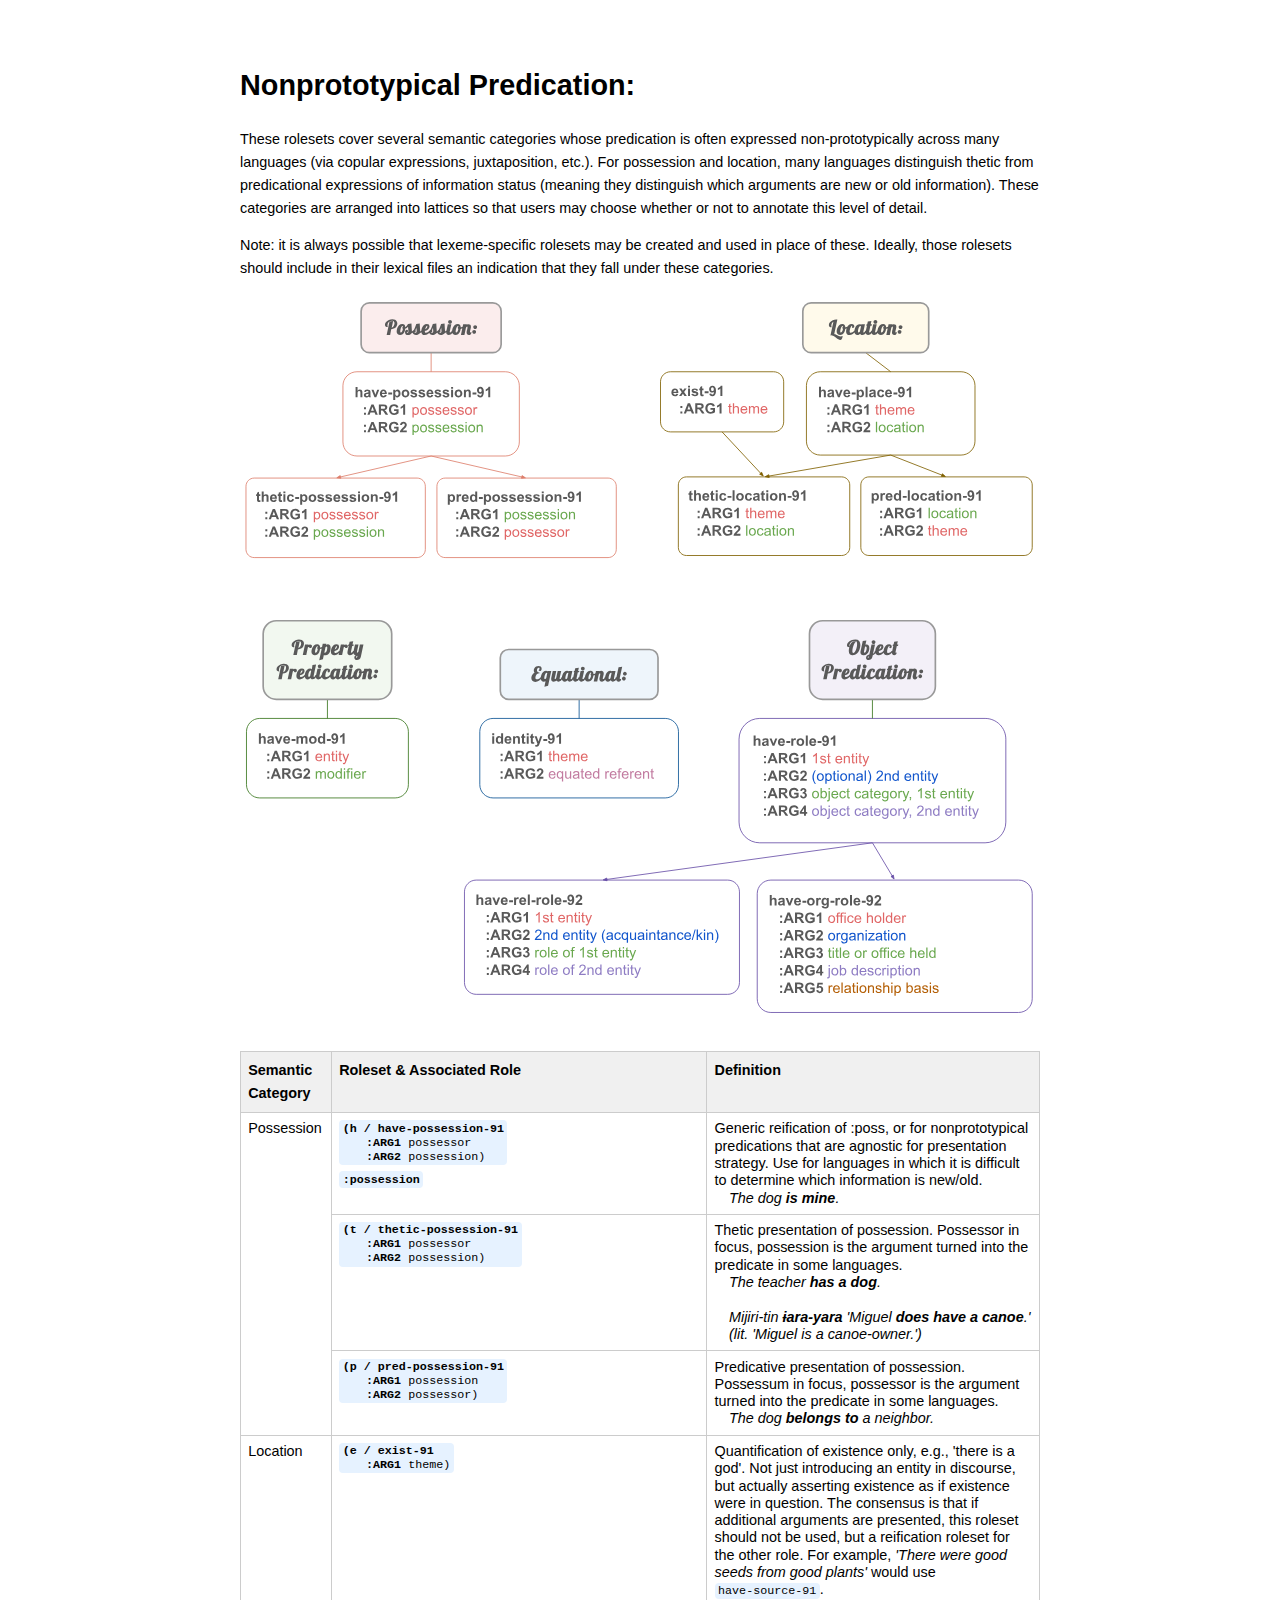
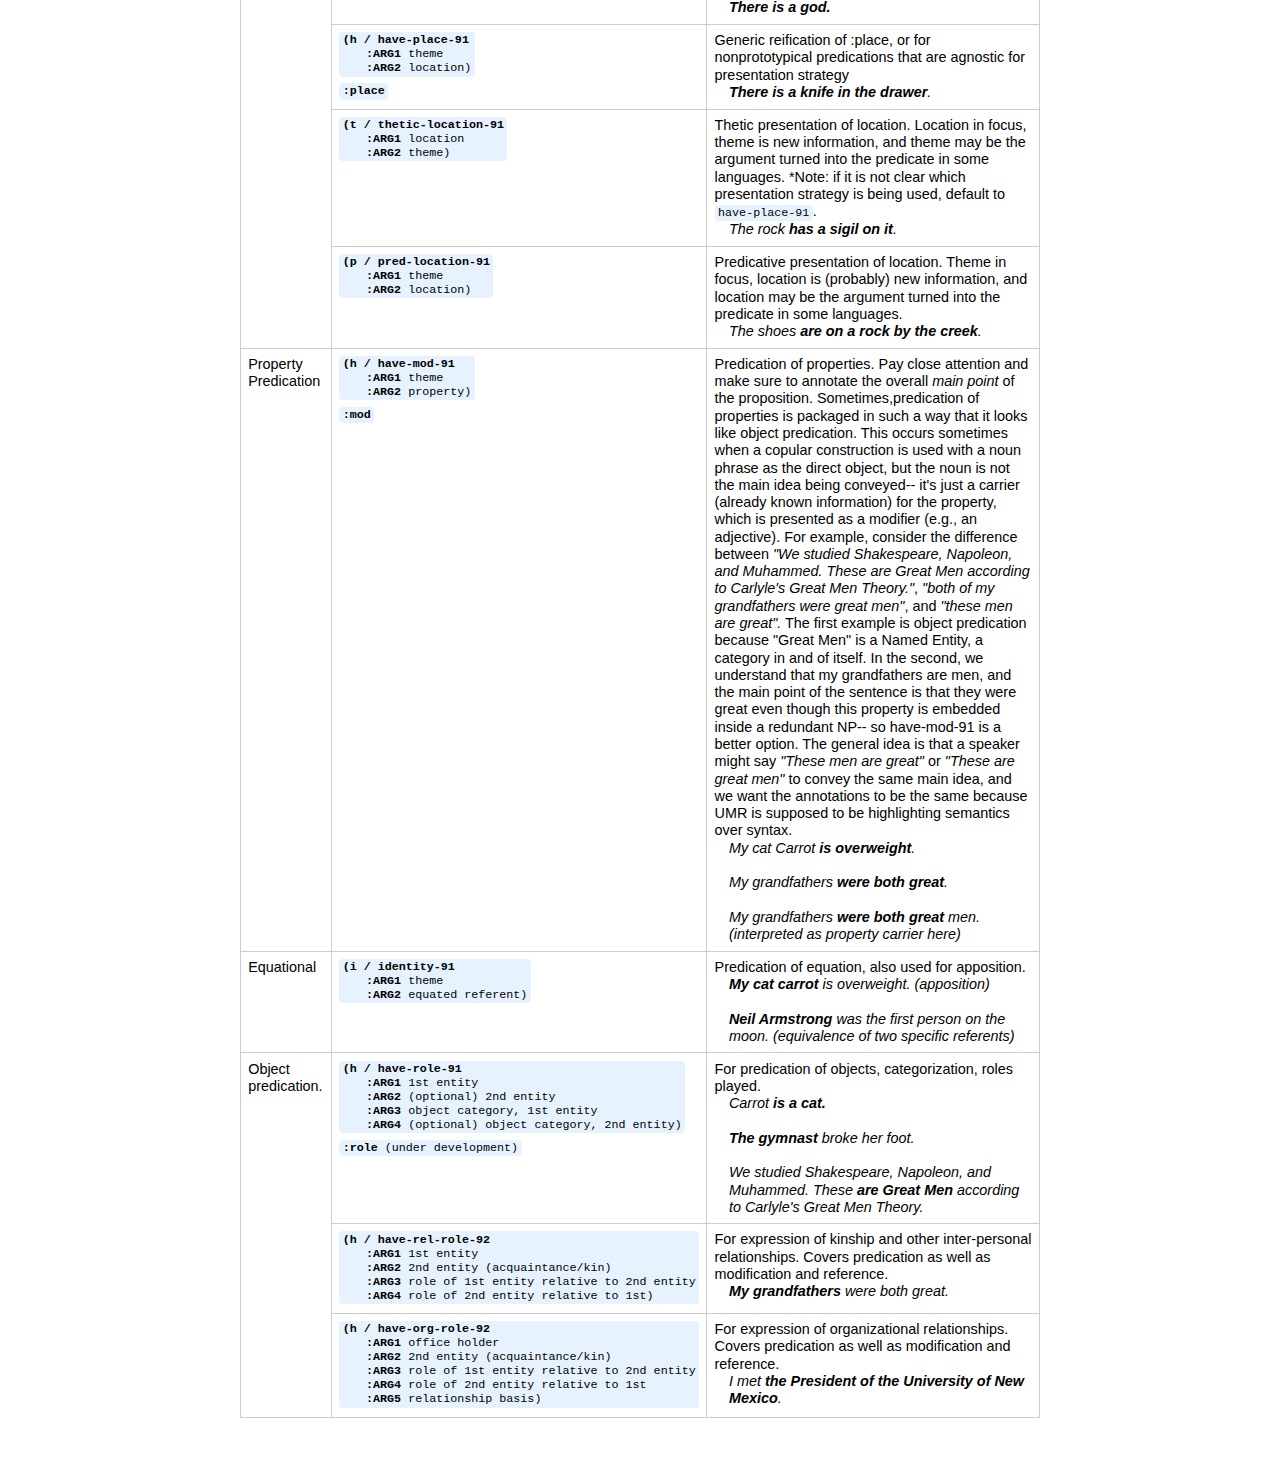
<file: UMR-Schema-Resources/Nonprototypical-Predication.html>
<!DOCTYPE html>
<html lang="en">
<head>
  <meta charset="UTF-8" />
  <title>Nonprototypical Predication</title>
  <style>
    body {
      font-family: sans-serif;
      font-size: 0.9em;
      max-width: 800px;
      margin: 2em auto;
      padding: 1em;
      line-height: 1.6;
    }
    .box {
      background-color: #e6f2ff;
      padding: 0.5em;
      border-radius: 6px;
    }
    table {
      width: 100%;
      border-collapse: collapse;
      margin-top: 2em;
    }
    th, td {
      border: 1px solid #ccc;
      padding: 0.5em;
      text-align: left;
      vertical-align: top;
    }
    th {
      background-color: #f0f0f0;
    }
    td:nth-child(4), td:nth-child(5),
    th:nth-child(4), th:nth-child(5){
      white-space: normal;
      width: auto;
    }
    .highlight {
      background-color: #e6f2ff;
      border-radius: 4px;
      padding: 0.1em 0.3em;
      display: inline-block;
      position: relative;
      font-family: monospace;
      font-size: inherit;
      line-height: 1.2;
    }
    .popup {
      display: none;
      position: absolute;
      top: 120%;
      left: 0;
      padding: 0.5em;
      background: white;
      border: 1px solid #ccc;
      box-shadow: 0 0 10px rgba(0,0,0,0.3);
      z-index: 1000;
      width: max-content;
      white-space: pre-wrap;
      font-family: monospace;
      font-style: normal;
    }
    .highlight:hover .popup ,
    .exsent:hover .popup {
      display: block;
    }
    .indent {
      display: block;
      padding-left: 2em;
      font-family: monospace;
      font-size: inherit;
    }
    .exsent {
      display: block;
      margin-left: 1em;
      font-family: inherit;
      font-size: inherit;
      font-style: italic;
      position: relative;
      line-height: 1.2;
    }
    .definition {
      white-space: normal;
      width: auto;
      line-height: 1.2;
    }
    .nowrap {
      white-space: nowrap;
    }.smallcaps {
      font-variant: small-caps;
    }
    .wrap-indent {
      display: block;
      margin-left: 2em;
      text-indent: -1em;
      font-family: monospace;
      font-size: inherit;
    }
  </style>
</head>
<body>

<h1>Nonprototypical Predication:</h1>
    
<p>These rolesets cover several semantic categories whose predication is often expressed non-prototypically across many languages (via copular expressions, juxtaposition, etc.). For possession and location, many languages distinguish thetic from predicational expressions of information status (meaning they distinguish which arguments are new or old information). These categories are arranged into lattices so that users may choose whether or not to annotate this level of detail.</p>

<p>Note: it is always possible that lexeme-specific rolesets may be created and used in place of these. Ideally, those rolesets should include in their lexical files an indication that they fall under these categories.</p>
    

<a href="images/nonverbalPredLattices.svg" target="_blank" title="Open full-size image">
  <img src="images/nonverbalPredLattices.svg" alt="Aspect Lattice" width="100%">
</a>

<table>
  <thead>
    <tr>
      <th>Semantic Category</th>
      <th>Roleset & Associated Role</th>
      <th>Definition</th>
    </tr>
  </thead>
  
  <tbody>
    <tr>
      <td rowspan="3" class="definition">Possession
      </td>
      <td class="nowrap">
        <span class="highlight"><code><strong>(h / have-possession-91</strong>
            <span class="indent"><strong>:ARG1</strong> possessor</span>
            <span class="indent"><strong>:ARG2</strong> possession)</span></code></span><br>
        
        <span class="highlight"><code><strong>:possession</strong></code></span>
      </td>
      <td class="definition">Generic reification of :poss, or for nonprototypical predications that are agnostic for presentation strategy. Use for languages in which it is difficult to determine which information is new/old.
        <span class="exsent">The dog <strong>is mine</strong>.
          <span class="popup">*Note: annotation for English copular construction, where the choice has been made not to use the finer-grained possession rolesets.
(h / have-possession-91 
    :ARG1 (p / person
        :refer-person 1st
        :refer-number singular)
    :ARG2 (d / dog)
    :aspect state
    :modal-strength full-affirmative)
          </span></span>
      </td>
    </tr>
    <tr>
      <td class="nowrap">
        <span class="highlight"><code><strong>(t / thetic-possession-91</strong><br>
            <span class="indent"><strong>:ARG1</strong> possessor<br></span>
            <span class="indent"><strong>:ARG2</strong> possession)</span></code></span>
      </td>
      <td class="definition">Thetic presentation of possession. Possessor in focus, possession is the argument turned into the predicate in some languages.
        <span class="exsent">The teacher <strong>has a dog</strong>.
          <span class="popup">*Note: English would typically still use the lexeme-specific have-03 roleset for this. But if no such roleset existed, and if English were using the finer-grained possession rolesets, this annotation would reflect the 'teacher' being in focus and the 'dog' being (probably) new information. 
(t / thetic-possession-91 
    :ARG1 (p / person
        :ARG0 (t2 / teach-01))
    :ARG2 (d / dog)
    :aspect state
    :modal-strength full-affirmative)</span></span><br>

        <span class="exsent">Mijiri-tin	<strong>ɨara-yara</strong> 'Miguel <strong>does have a canoe</strong>.'  (lit. 'Miguel is a canoe-owner.')
          <span class="popup">*Note: English would typically still use the lexeme-specific have-03 roleset for this. But if no such roleset existed, and if English were using the finer-grained possession rolesets, this annotation would reflect the 'teacher' being in focus and the 'dog' being (probably) new information. 
(h / have-91
    :ARG1 (p / person
    	  :name (n / name :op1 "Mijiri")
	      :refer-number Singular)
    :ARG2 (a / ɨarayara)  'canoe'
    :aspect state
    :modal-strength full-affirmative)</span></span>
      </td>
    </tr>
    <tr>
      <td class="nowrap">
        <span class="highlight"><code><strong>(p / pred-possession-91</strong><br>
            <span class="indent"><strong>:ARG1</strong> possession<br></span>
            <span class="indent"><strong>:ARG2</strong> possessor)</span></code></span>
      </td>
      <td class="definition">Predicative presentation of possession. Possessum in focus, possessor is the argument turned into the predicate in some languages.
        <span class="exsent">The dog <strong>belongs to</strong> a neighbor.
          <span class="popup">*Note: English would typically still use the lexeme-specific belong-01 roleset for this. But if no such roleset existed, and if English were using the finer-grained possession rolesets, this annotation would reflect the 'dog' being in focus and the 'neighbor' being new information. 
<strong>(p / pred-possession-91 </strong>
    :ARG1 (d / dog)
    <strong>:ARG2 (p2 / person
        :ARG1-of (h / have-rel-role-91
            :ARG3 (n / neighbor)))</strong>
    :aspect state
    :modal-strength full-affirmative)</span></span>
      </td>
    </tr>

    <tr>
      <td rowspan="4" class="definition">Location
      </td>
      <td class="nowrap">
        <span class="highlight"><code><strong>(e / exist-91</strong><br>
            <span class="indent"><strong>:ARG1</strong> theme)</span></code></span>
      </td>
      <td class="definition">Quantification of existence only, e.g., 'there is a god'. Not just introducing an entity in discourse, but actually asserting existence as if existence were in question. The consensus is that if additional arguments are presented, this roleset should not be used, but a reification roleset for the other role. For example, <em>'There were good seeds from good plants'</em> would use <span class="highlight">have-source-91</span>. 
        <span class="exsent"><strong>There is a god.</strong>
          <span class="popup"></strong>(e / exist-91
    :arg1 (g / god)</strong>
    :aspect state
    :modal-strength full-affirmative)
          </span></span>
      </td>
    </tr>
    <tr>
      <td class="nowrap">
        <span class="highlight"><code><strong>(h / have-place-91</strong><br>
            <span class="indent"><strong>:ARG1</strong> theme<br></span>
            <span class="indent"><strong>:ARG2</strong> location)</span></code></span><br>
        
        <span class="highlight"><code><strong>:place</strong></code></span>
      </td>
      <td class="definition">Generic reification of :place, or for nonprototypical predications that are agnostic for presentation strategy
        <span class="exsent"><strong>There is a knife in the drawer</strong>.
          <span class="popup"><strong>(h / have-place-91 
    :ARG1 (k / knife)
    :ARG2 (i / in
        :op1 (d / drawer))</strong>
    :aspect state
    :modal-strength full-affirmative)
          </span></span>
      </td>
    </tr>
    <tr>
      <td class="nowrap">
        <span class="highlight"><code><strong>(t / thetic-location-91</strong><br>
            <span class="indent"><strong>:ARG1</strong> location<br></span>
            <span class="indent"><strong>:ARG2</strong> theme)</span></code></span>
      </td>
      <td class="definition">Thetic presentation of location. Location in focus, theme is new information, and theme may be the argument turned into the predicate in some languages. 
    *Note: if it is not clear which presentation strategy is being used, default to <span class="highlight">have-place-91</span>.
        <span class="exsent">The rock <strong>has a sigil on it</strong>.<br>
          <span class="popup"><strong>(t / thetic-location-91</strong>
    :ARG1 (r / rock)
    <strong>:ARG2 (s / sigil)</strong>
    :aspect state
    :modal-strength full-affirmative)
          </span></span>
      </td>
    </tr>
    <tr>
      <td class="nowrap">
        <span class="highlight"><code><strong>(p / pred-location-91</strong><br>
            <span class="indent"><strong>:ARG1</strong> theme<br></span>
            <span class="indent"><strong>:ARG2</strong> location)</span></code></span>
      </td>
      <td class="definition">Predicative presentation of location. Theme in focus, location is (probably) new information, and location may be the argument turned into the predicate in some languages. 
        <span class="exsent">The shoes <strong>are on a rock by the creek</strong>.
          <span class="popup"><strong>(p / pred-location-91</strong>
    :ARG1 (s / shoe
        :refer-number plural)
    <strong>:ARG2 (r / rock
        :place (b / by
            :op1 (c / creek)))</strong>
    :aspect state
    :modal-strength full-affirmative)</span></span>
      </td>
    </tr>

    <tr>
      <td class="definition">Property Predication
      </td>
      <td class="nowrap">
        <span class="highlight"><code><strong>(h / have-mod-91</strong>
            <span class="indent"><strong>:ARG1</strong> theme</span>
            <span class="indent"><strong>:ARG2</strong> property)</span></code></span><br>
        
        <span class="highlight"><code><strong>:mod</strong></code></span>
      </td>
      <td class="definition">Predication of properties. Pay close attention and make sure to annotate the overall <em>main point</em> of the proposition. Sometimes,predication of properties is packaged in such a way that it looks like object predication. This occurs sometimes when a copular construction is used with a noun phrase as the direct object, but the noun is not the main idea being conveyed-- it's just a carrier (already known information) for the property, which is presented as a modifier (e.g., an adjective). For example, consider the difference between <em>"We studied Shakespeare, Napoleon, and Muhammed. These are Great Men according to Carlyle's Great Men Theory."</em>, <em>"both of my grandfathers were great men"</em>, and <em>"these men are great".</em> The first example is object predication because "Great Men" is a Named Entity, a category in and of itself. In the second, we understand that my grandfathers are men, and the main point of the sentence is that they were great even though this property is embedded inside a redundant NP-- so have-mod-91 is a better option. The general idea is that a speaker might say <em>"These men are great"</em> or <em>"These are great men"</em> to convey the same main idea, and we want the annotations to be the same because UMR is supposed to be highlighting semantics over syntax.
        <span class="exsent">My cat Carrot <strong>is overweight</strong>.
          <span class="popup"><strong>(h / have-mod-91</strong>
    :ARG1 (c / cat
        :possessor (p / person
            :refer-person 1st
            :refer-number singular)
        :ARG1-of (i / identity-91
            :ARG2 (a / animal 
                :name (n / name :op1 "Carrot"))))
    <strong>:ARG2 (o / overweight)</strong>
    :aspect state
    :modal-strength full-affirmative)</span></span><br>
          
        <span class="exsent">My grandfathers <strong>were both great</strong>.
          <span class="popup"><strong>(h / have-mod-91</strong>
    :ARG1 (p / person
        :quant (b / both)
        :ARG1-of (h2 / have-rel-role-91 
            :ARG2 (p2 / person
                :refer-person 1st
                :refer-number singular)
            :ARG3 (g / grandfather)))
    <strong>:ARG2 (g2 / great)</strong>
    :aspect state
    :modal-strength full-affirmative)</span></span><br>
          
        <span class="exsent">My grandfathers <strong>were both great</strong> men. (interpreted as property carrier here)
          <span class="popup"><strong>(h / have-mod-91</strong>
    :ARG1 (p / person
        :quant (b / both)
        :ARG1-of (h2 / have-rel-role-91 
            :ARG2 (p2 / person
                :refer-person 1st
                :refer-number singular)
            :ARG3 (g / grandfather)))
    <strong>:ARG2 (g2 / great
        :mod-of (m / man
            :refer-number plural))</strong>
    :aspect state
    :modal-strength full-affirmative)</span></span>
      </td>
    </tr>

    <tr>
      <td class="definition">Equational
      </td>
      <td class="nowrap">
        <span class="highlight"><code><strong>(i / identity-91</strong><br>
            <span class="indent"><strong>:ARG1</strong> theme</span></code>
            <span class="indent"><strong>:ARG2</strong> equated referent)</span></code></span>
      </td>
      <td class="definition">Predication of equation, also used for apposition. 
        <span class="exsent"><strong>My cat carrot</strong> is overweight. (apposition)
          <span class="popup">(h / have-mod-91
    :ARG1 </strong>(c / cat
        :ARG1-of (i / identity-91
            :ARG2 (a / animal 
                :name (n / name :op1 "Carrot")))</strong>
        :possessor (p / person
            :refer-person 1st
            :refer-number singular))
    :ARG2 (o / overweight)
    :aspect state
    :modal-strength full-affirmative)</span></span><br>
          
        <span class="exsent"><strong>Neil Armstrong </strong>was the first person on the moon</strong>. (equivalence of two specific referents)
          <span class="popup"><strong>(i / identity-91</strong>
    :ARG1 (p / person
        :name (n / name :op1 "Neil" :op2 "Armstrong"))
    <strong>:ARG2 (p2 / person
        :ord (o / ordinal-entity :value 1
            :range (p3 / person 
                :refer-number plural
                :place (m / moon))))</strong>
    :aspect state
    :modal-strength full-affirmative)</span></span>
      </td>
    </tr>

    <tr>
      <td rowspan="3" class="definition">Object predication.
      </td>
      <td class="nowrap">
        <span class="highlight"><code><strong>(h / have-role-91</strong>
            <span class="indent"><strong>:ARG1</strong> 1st entity</span>
            <span class="indent"><strong>:ARG2</strong> (optional) 2nd entity</span>
            <span class="indent"><strong>:ARG3</strong> object category, 1st entity</span>
            <span class="indent"><strong>:ARG4</strong> (optional) object category, 2nd entity)</span></code></span><br>
        
        <span class="highlight"><code><strong>:role</strong> (under development)</code></span>
      </td>
      <td class="definition">For predication of objects, categorization, roles played. 
        <span class="exsent">Carrot <strong>is a cat.</strong>
          <span class="popup"><strong>(h / have-role-91</strong>
    :ARG1 (a / animal
        :name (n / name :op1 "Carrot"))
    <strong>:ARG2 (c / cat)</strong>
    :aspect state
    :modal-strength full-affirmative)</span></span><br>
          
        <span class="exsent"><strong>The gymnast</strong> broke her foot.
          <span class="popup">(b / break-01
    :ARG0 <strong>(p / person
        :ARG1-of (h / have-role-91
            :ARG2 (g / gymnast)))</strong>
    :ARG1 (f / foot
        :part-of p)
    :aspect state
    :modal-strength full-affirmative)</span></span><br>
          
        <span class="exsent">We studied Shakespeare, Napoleon, and Muhammed. These <strong>are Great Men</strong> according to Carlyle's Great Men Theory.
          <span class="popup"><strong>(h / have-role-91</strong>
    :ARG1 (p / person
        :refer-number plural
        :mod (t / this))
    <strong>:ARG2 (c / conceptualization
        :name (n / name :op1 "Great" :op2 "Men"))</strong>
    :ARG1-of (s / say-91 
        :ARG0 (c2 / conceptualization
            :name (n2 / name :op1 "Great" :op2 "Men" :op3 "Theory")
            :possessor (p2 / person
                :name (n3 / name :op1 "Carlyle"))))
    :aspect state
    :modal-strength full-affirmative)</span></span>
      </td>
    </tr>
    <tr>
      <td class="nowrap">
        <span class="highlight"><code><strong>(h / have-rel-role-92</strong><br>
            <span class="indent"><strong>:ARG1</strong> 1st entity<br></span>
            <span class="indent"><strong>:ARG2</strong> 2nd entity (acquaintance/kin)<br></span>
            <span class="indent"><strong>:ARG3</strong> role of 1st entity relative to 2nd entity<br></span>
            <span class="indent"><strong>:ARG4</strong> role of 2nd entity relative to 1st)</span></code></span>
      </td>
      <td class="definition">For expression of kinship and other inter-personal relationships. Covers predication as well as modification and reference. 
        <span class="exsent"><strong>My grandfathers</strong> were both great.
          <span class="popup"><strong>(h / have-mod-91</strong>
    :ARG1 (p / person
        :quant (b / both)
        :ARG1-of (h2 / have-rel-role-91 
            :ARG2 (p2 / person
                :refer-person 1st
                :refer-number singular)
            :ARG3 (g / grandfather)))
    <strong>:ARG2 (g2 / great)</strong>
    :aspect state
    :modal-strength full-affirmative)
          </span></span>
      </td>
    </tr>
    <tr>
      <td class="nowrap">
        <span class="highlight"><code><strong>(h / have-org-role-92</strong><br>
            <span class="indent"><strong>:ARG1</strong> office holder<br></span>
            <span class="indent"><strong>:ARG2</strong> 2nd entity (acquaintance/kin)<br></span>
            <span class="indent"><strong>:ARG3</strong> role of 1st entity relative to 2nd entity<br></span>
            <span class="indent"><strong>:ARG4</strong> role of 2nd entity relative to 1st</span>
            <span class="indent"><strong>:ARG5</strong> relationship basis)</span></code></span>
      </td>
      <td class="definition">For expression of organizational relationships. Covers predication as well as modification and reference. 
        <span class="exsent">I met <strong>the President of the University of New Mexico</strong>.
          <span class="popup">(m / meet-03
	:ARG0 (p / person
		:refer-person 1st
		:refer-number Singular)
	:ARG1 <strong>(p2 / person
		:ARG1-of (h / have-org-role-92
			:ARG2 (a / academic_organization 
                :wiki "University_of_New_Mexico"
				:name (n / name :op1 "University :op2 "of" :op3 "New" :op4 "Mexico"))
			:ARG2 (p3 / president)))</strong>
	:aspect performance
	:modal-strength full-affirmative)</span></span>
      </td>
    </tr>
  </tbody>
</table>

</body>
</html>
</file>
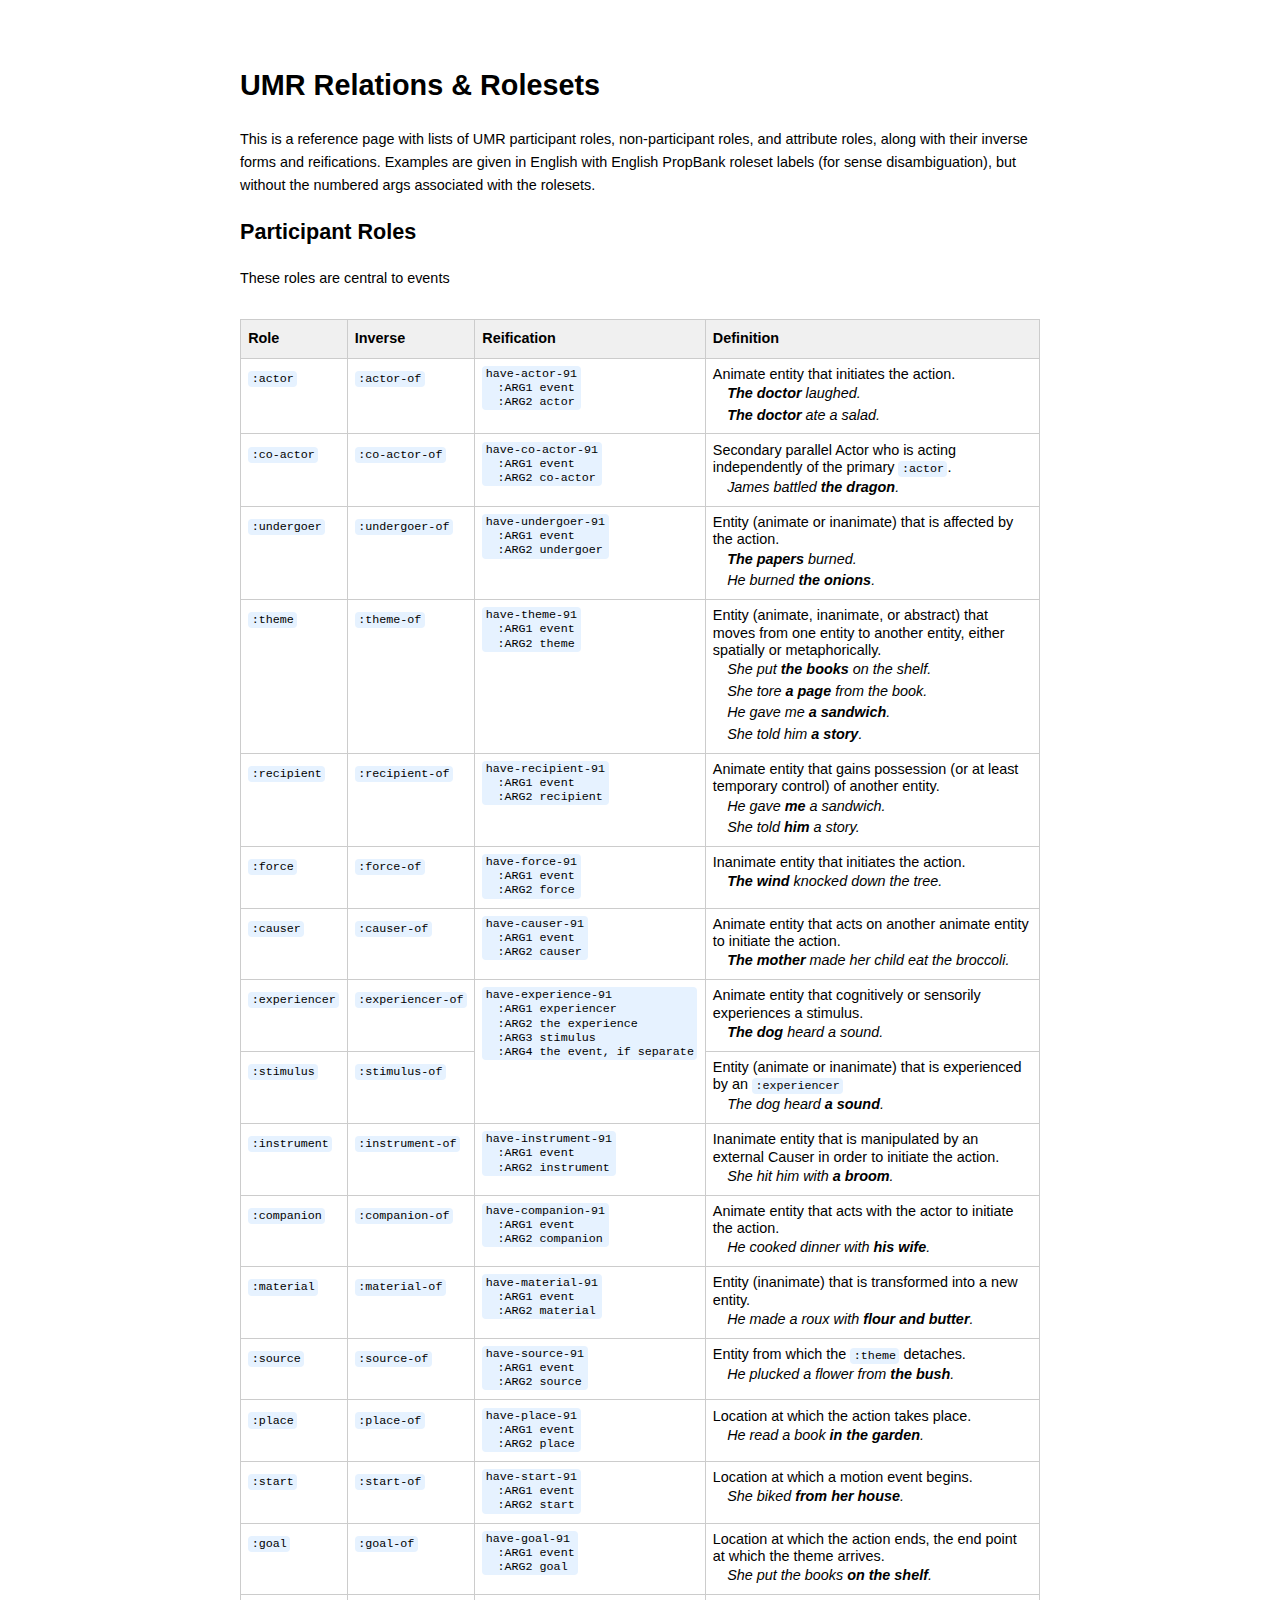
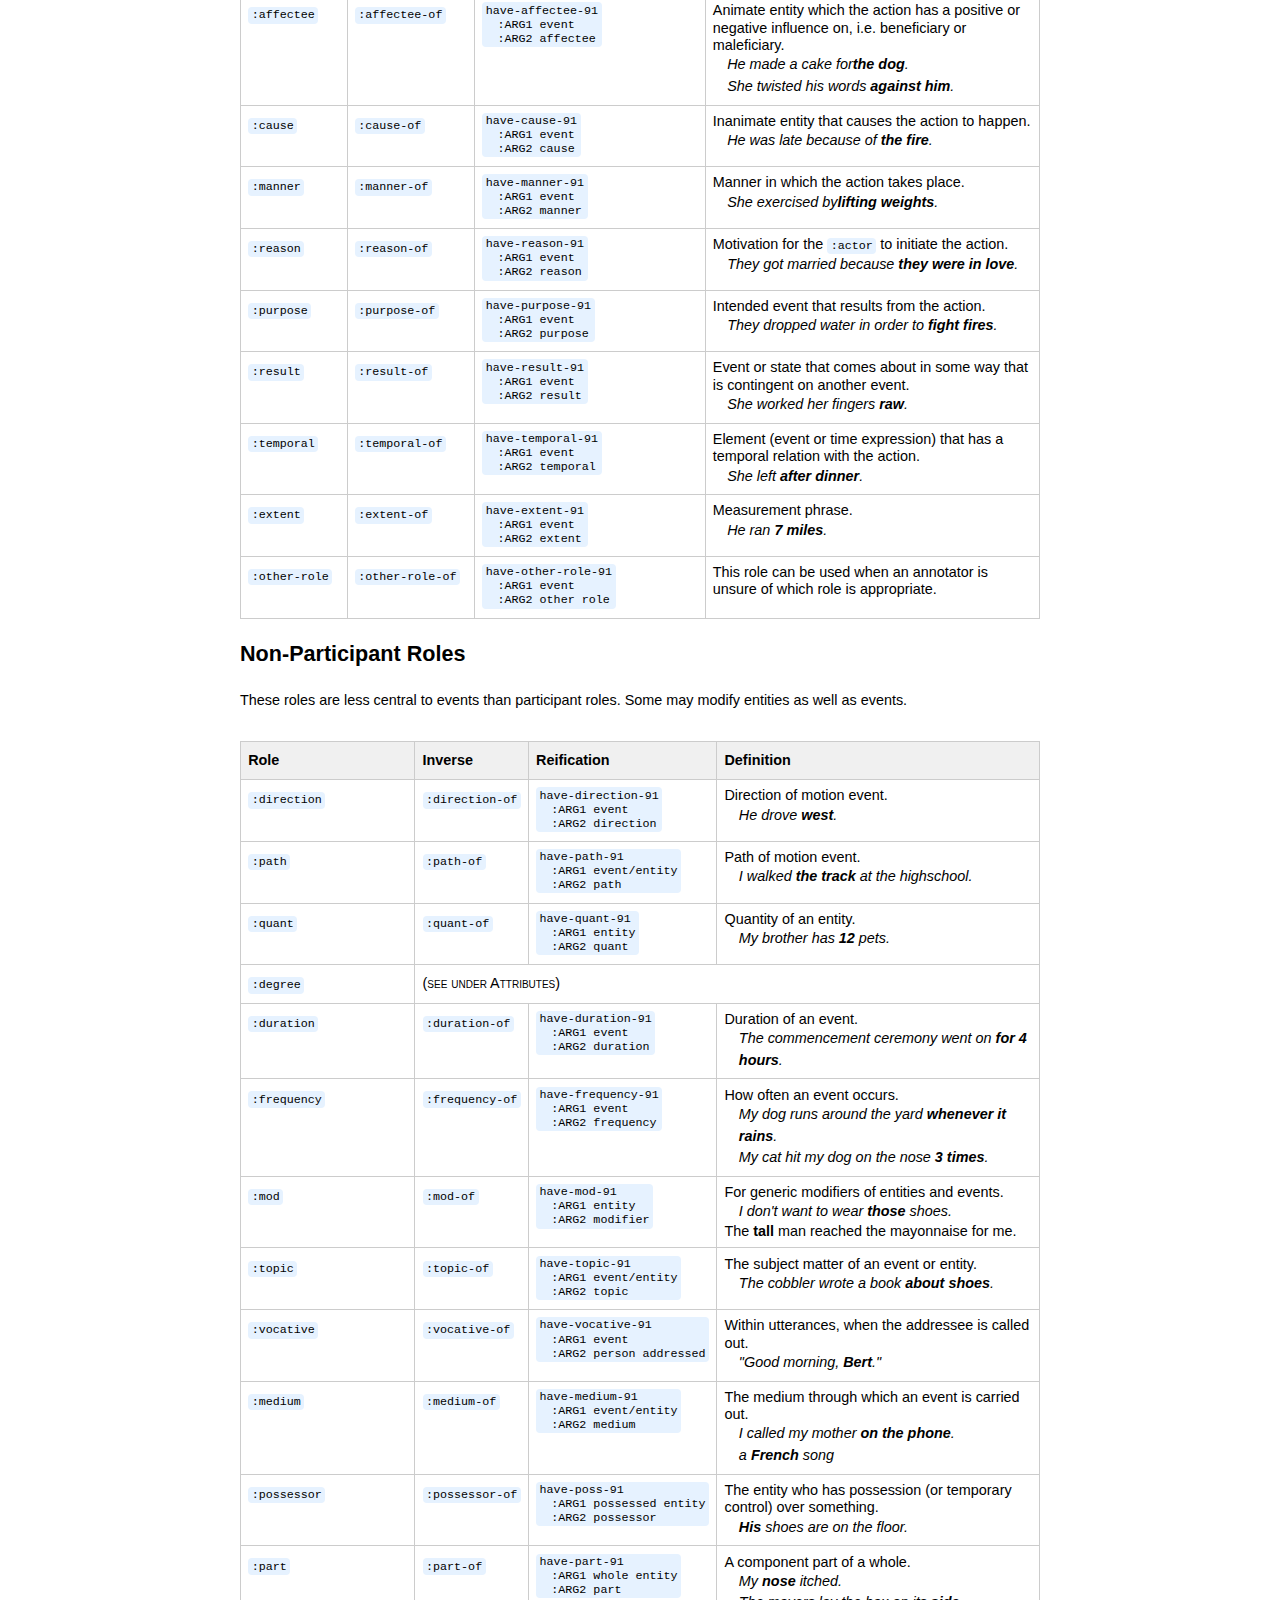
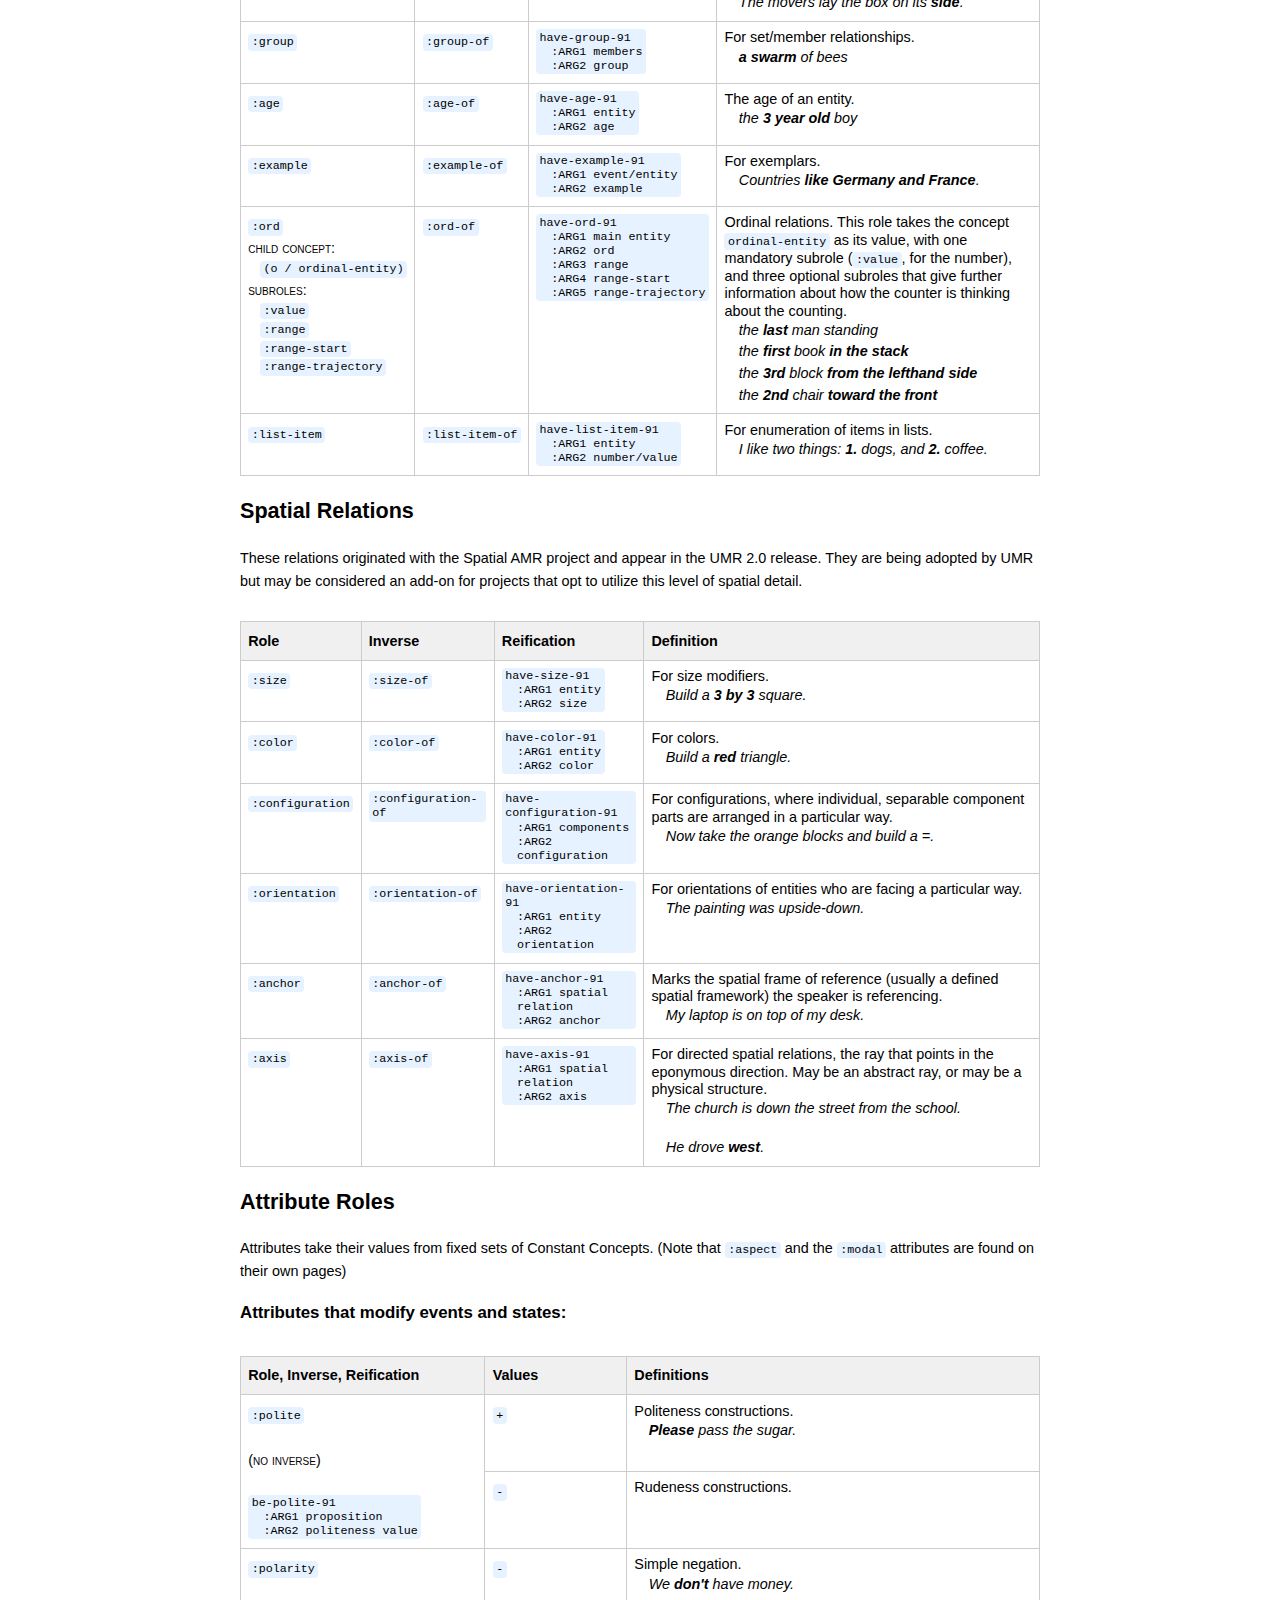
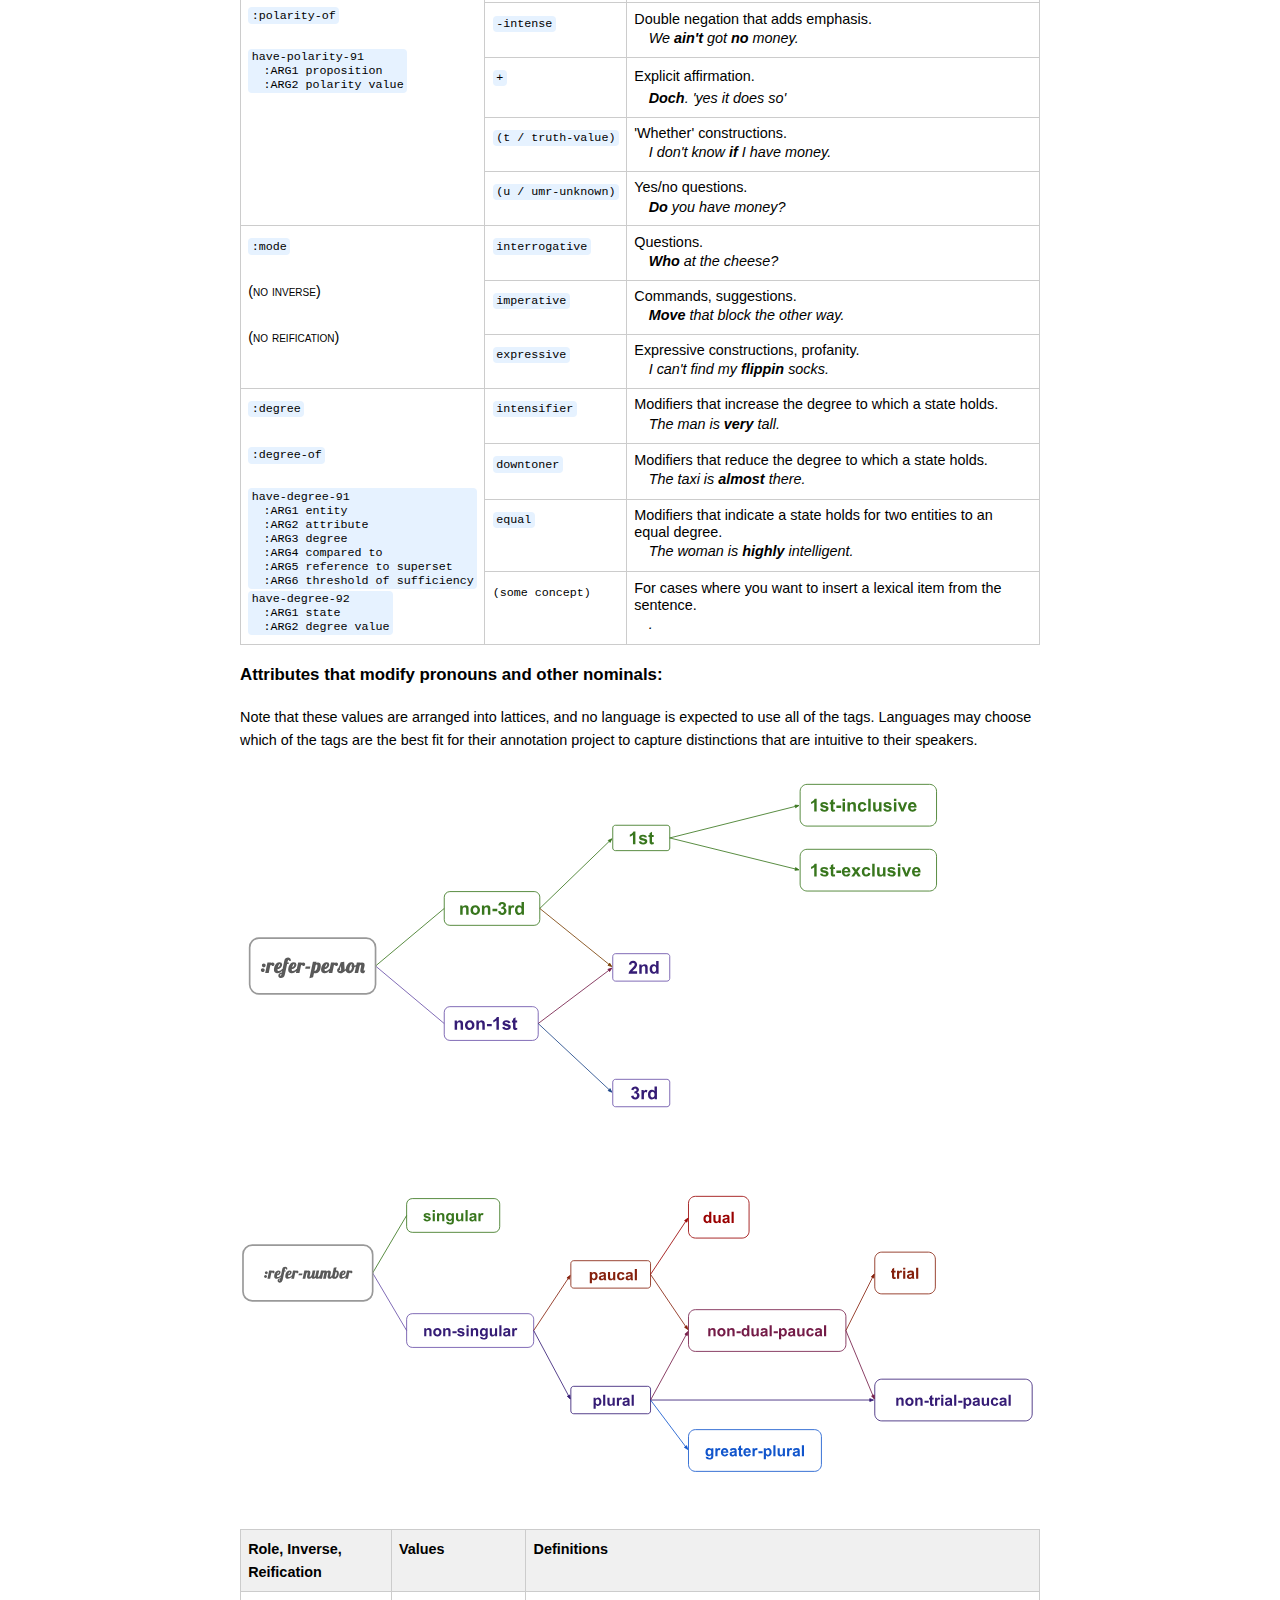
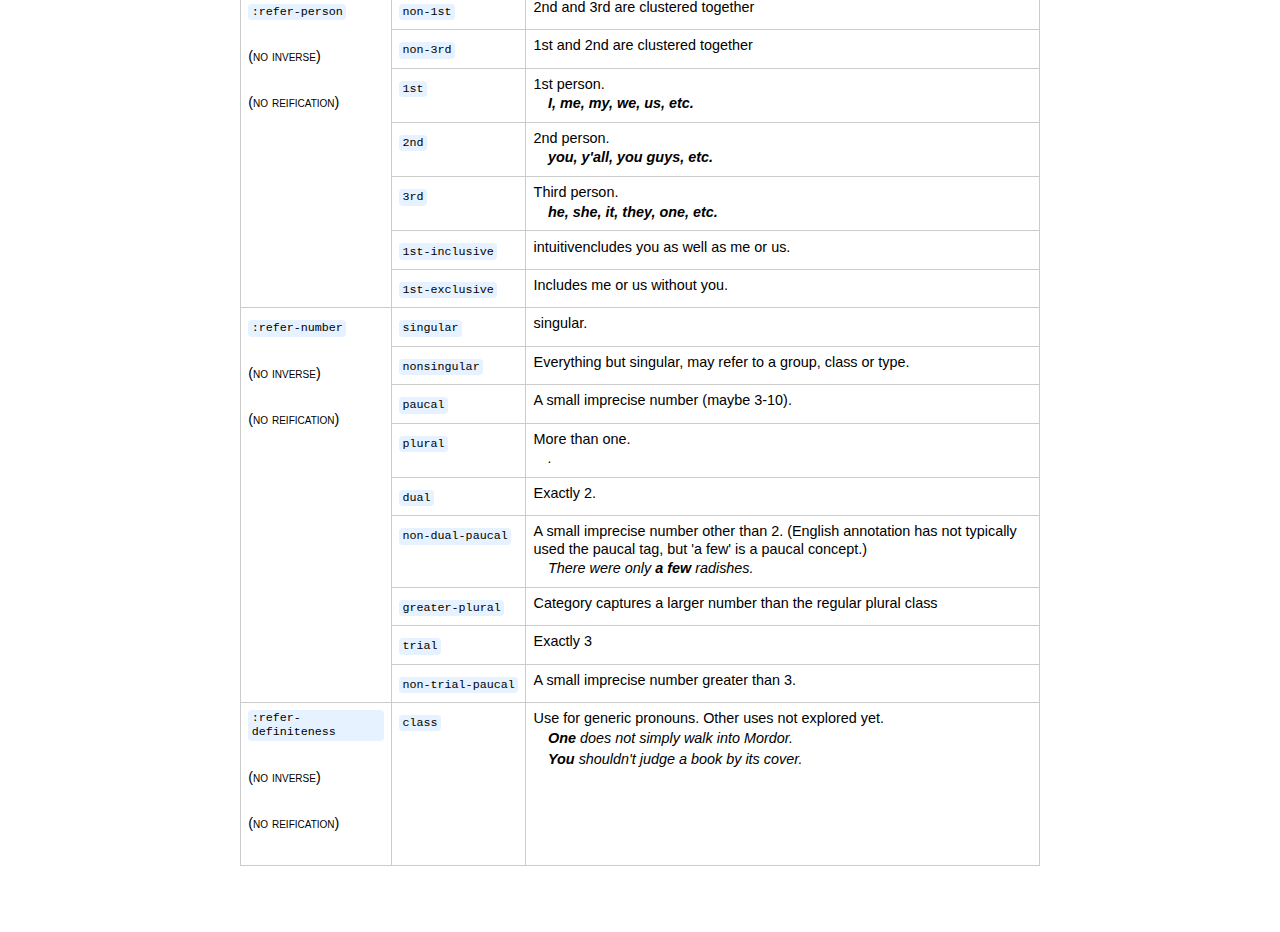
<file: UMR-Schema-Resources/Roles-and-Reifications.html>
<!DOCTYPE html>
<html lang="en">
<head>
  <meta charset="UTF-8" />
  <title>Roles and Reifications</title>
  <style>
    body {
      font-family: sans-serif;
      font-size: 0.9em;
      max-width: 800px;
      margin: 2em auto;
      padding: 1em;
      line-height: 1.6;
    }
    .box {
      background-color: #e6f2ff;
      padding: 0.5em;
      border-radius: 6px;
    }
    table {
      width: 100%;
      border-collapse: collapse;
      margin-top: 2em;
    }
    th, td {
      border: 1px solid #ccc;
      padding: 0.5em;
      text-align: left;
      vertical-align: top;
    }
    th {
      background-color: #f0f0f0;
    }
    td:nth-child(4), td:nth-child(5),
    th:nth-child(4), th:nth-child(5){
      white-space: normal;
      width: auto;
    }
    .highlight {
      background-color: #e6f2ff;
      border-radius: 4px;
      padding: 0.1em 0.3em;
      display: inline-block;
      position: relative;
      font-family: monospace;
      font-size: inherit;
      line-height: 1.2;
    }
    .popup {
      display: none;
      position: absolute;
      top: 120%;
      left: 0;
      padding: 0.5em;
      background: white;
      border: 1px solid #ccc;
      box-shadow: 0 0 10px rgba(0,0,0,0.3);
      z-index: 1000;
      width: max-content;
      white-space: pre-wrap;
      font-family: monospace;
      font-style: normal;
    }
    .highlight:hover .popup ,
    .exsent:hover .popup {
      display: block;
    }
    .indent {
      display: block;
      margin-left: 1em;
      font-family: monospace;
      font-size: inherit;
    }
    .exsent {
      display: block;
      margin-left: 1em;
      font-family: inherit;
      font-size: inherit;
      font-style: italic;
      position: relative;
      line-height: 1.5;
    }
    .definition {
      white-space: normal;
      width: auto;
      line-height: 1.2;
    }
    .nowrap {
      white-space: nowrap;
    }.smallcaps {
      font-variant: small-caps;
    }
  </style>
</head>
<body>


<h1>UMR Relations & Rolesets</h1>

<p>This is a reference page with lists of UMR participant roles, non-participant roles, and attribute roles, along with their inverse forms and reifications. Examples are given in English with English PropBank roleset labels (for sense disambiguation), but without the numbered args associated with the rolesets. </p>

<h2>Participant Roles</h2>
<p>These roles are central to events</p>

<table>
  <thead>
    <tr>
      <th>Role</th>
      <th>Inverse</th>
      <th>Reification</th>
      <th>Definition</th>
    </tr>
  </thead>
  
  <tbody>
    <tr>
      <td>
        <span class="highlight"><code>:actor</code>
          <span class="popup"><em>Ex:</em> <strong>He</strong> ate the corn.
    (e / eat-01
        <strong>:actor (p / person
            :refer-person 3rd
            :refer-number singular)</strong>
        :undergoer (c / corn)
        :aspect performance
        :modal-strength full-affirmative)
      </td>
      <td>
        <span class="highlight">
          <code>:actor-of</code>
          <span class="popup"><em>Ex:</em> <strong>the boy</strong> who ate the corn
    <strong>(b / boy
        :actor-of</strong> (e / eat-01
            :undergoer (c / corn)
            :aspect performance
            :modal-strength full-affirmative))
      </td>
      <td>
        <span class="highlight">
          <code>have-actor-91</code><br>
          <span class="indent">:ARG1 event<br> 
            :ARG2 actor
      </td>
      <td class="definition">Animate entity that initiates the action.<br>
        <span class="exsent"><strong>The doctor</strong> laughed.
          <span class="popup">(l / laugh-01
  :actor (d / doctor)
  :aspect performance
  :modal-strength full-affirmative)</span></span>
  
        <span class="exsent"><strong>The doctor</strong> ate a salad.
          <span class="popup">(e / eat-01
  <strong>:actor (d / doctor)</strong>
  :undergoer (s / salad)
  :aspect performance
  :modal-strength full-affirmative)</span></span>
      </td>
    </tr>
    
    <tr>
      <td>
        <span class="highlight">
          <code>:co-actor</code>
          <span class="popup"><em>Ex:</em> I was arguing with <strong>him</strong>.
    (a / argue-01
        :actor (p / person
            :refer-person 1st
            :refer-number singular)
        <strong>:co-actor (p2 / person
            :refer-person 3rd
            :refer-number singluar)</strong>
        :aspect activity
       :modal-strength full-affirmative)
      </td>
      <td>
        <span class="highlight">
          <code>:co-actor-of</code>
          <span class="popup"><em>Ex:</em> <strong>the man</strong> I was arguing with
    <strong>(m / man
        :co-actor-of</strong> (a / argue-01
            :actor (p2 / person
               :refer-person 1st
               :refer-number singular)
           :aspect activity
           :modal-strength full-affirmative))
      </td>
      <td>
        <span class="highlight">
          <code>have-co-actor-91</code><br>
          <span class="indent">:ARG1 event<br> 
            :ARG2 co-actor
      </td>
      <td class="definition">Secondary parallel Actor who is acting independently of the primary <span class="highlight">:actor</span>.<br>
        <span class="exsent">James battled <strong>the dragon</strong>.
          <span class="popup">(b / battle-01
    :actor (p / person
        :name (n / name :op1 "James"))
    <strong>:co-actor (d / dragon)</strong>
    :aspect activity
    :modal-strength full-affirmative)</span></span>
      </td>
    </tr>
    
    <tr>
      <td>
        <span class="highlight">
          <code>:undergoer</code>
          <span class="popup"><em>Ex:</em> He ate <strong>the corn</strong>.
    (e / eat-01
        :actor (p / person
            :refer-person 3rd
            :refer-number singular)
        <strong>:undergoer (c / corn)</strong>
        :aspect performance
        :modal-strength full-affirmative)
      </td>
      <td>
        <span class="highlight">
          <code>:undergoer-of</code>
          <span class="popup"><em>Ex:</em> <strong>the corn</strong> the boy ate
    <strong>(c / corn
       :undergoer-of</strong> (e / eat-01
            :actor (b / boy)
            :aspect performance
           :modal-strength full-affirmative))
      </td>
      <td>
        <span class="highlight">
          <code>have-undergoer-91</code><br>
          <span class="indent">:ARG1 event<br> 
            :ARG2 undergoer
      </td>
      <td class="definition">Entity (animate or inanimate) that is affected by the action.<br>
        <span class="exsent"><strong>The papers </strong> burned.
          <span class="popup">(b / burn-01
    <strong>:undergoer (p / paper
        :refer-number plural)</strong>
    :aspect activity
    :modal-strength full-affirmative)</span></span>
        <span class="exsent">He burned <strong>the onions</strong>.
          <span class="popup">(b / burn-01
    :actor (p / person
        :refer-person 3rd
        :refer-number singular)
    <strong>:undergoer (o / onion
        :refer-number plural)</strong>
    :aspect performance
    :modal-strength full-affirmative)</span></span>
      </td>
    </tr>
    
    <tr>
      <td>
        <span class="highlight">
          <code>:theme</code>
          <span class="popup"><em>Ex:</em> She put <strong>the books</strong> on the shelf.
    (p / put-01
        :actor (p2 / person
            :refer-person 3rd
            :refer-number singular)
        <strong>:theme (b / book
            :refer-number plural)</strong>
        :goal (s / shelf)
        :aspect performance
        :modal-strength full-affirmative)
      </td>
      <td>
        <span class="highlight">
          <code>:theme-of</code>
          <span class="popup"><em>Ex:</em> <strong>the books</strong> she had put on the shelf
    <strong:source (b / book
        :refer-number plural
        :theme-of></strong> (p2 / put-01
            :actor (p3 / person
                :refer-person 3rd
                :refer-number singular)
            :goal (s / shelf)
            :aspect performance
            :modal-strength full-affirmative))
      </td>
      <td>
        <span class="highlight">
          <code>have-theme-91</code><br>
          <span class="indent">:ARG1 event<br> 
            :ARG2 theme
      </td>
      <td class="definition">Entity (animate, inanimate, or abstract) that moves from one entity to another entity, either spatially or metaphorically.<br>
        <span class="exsent">She put <strong>the books</strong> on the shelf.
          <span class="popup">(p / put-01
    :actor (p / person
        :refer-person 3rd
        :refer-number singular)
    <strong>:theme (b / book
        :refer-number plural)</strong>
    :aspect performance
    :modal-strength full-affirmative)</span></span>
        <span class="exsent">She tore <strong>a page</strong> from the book.
          <span class="popup">(t /tear-01
    :actor (p / person
        :refer-person 3rd
        :refer-number singular)
    <strong>:theme (p2 / page
        :refer-number singular)</strong>
    :source (b / book
        :refer-number plural)
    :aspect performance
    :modal-strength full-affirmative)</span></span>
        <span class="exsent">He gave me <strong>a sandwich</strong>.
          <span class="popup">(g / give-01
    :actor (p / person
        :refer-person 3rd
        :refer-number singular)
    <strong>:theme (s / sandwich
        :refer-number singular)</strong>
    :recipient (p2 / person
        :refer-person 1st
        :refer-number singular)
    :aspect performance
    :modal-strength full-affirmative)</span></span>
        <span class="exsent">She told him <strong>a story</strong>.
          <span class="popup">(t / tell-01
    :actor (p / person
        :refer-person 3rd
        :refer-number singular)
    <strong>:theme (s / story
        :refer-number singular)</strong>
    :recipient (p2 / person
        :refer-person 3rd
        :refer-number singular)
    :aspect performance
    :modal-strength full-affirmative)</span></span>
      </td>
    </tr>
    
    <tr>
      <td>
        <span class="highlight">
          <code>:recipient</code>
          <span class="popup"><em>Ex:</em> I gave <strong>Martha</strong> a book.
    (g / give-01
        :actor (p / person
            :refer-person 1st
            :refer-number singular)
        <strong>:recipient (p2 / person :name (n / name :op1 "Martha"))</strong>
        :theme (b / book)
        :aspect performance
        :modal-strength full-affirmative)
      </td>
      <td>
        <span class="highlight">
          <code>:recipient-of</code>
          <span class="popup"><em>Ex:</em> <strong>The book</strong> I gave Martha was old.
    (h / have-age-91
        :ARG1 <strong>(b / book
            :theme-of</strong> (g / give-01
                :actor (p / person
                    :refer-person 1st
                    :refer-number singular)
                :recipient (p2 / person :name (n / name :op1 "Martha"))
                :aspect performance
                :modal-strength full-affirmative))
        :ARG2 (o / old)
      </td>
      <td>
        <span class="highlight">
          <code>have-recipient-91</code><br>
          <span class="indent">:ARG1 event<br> 
            :ARG2 recipient
      </td>
      <td class="definition">Animate entity that gains possession (or at least temporary control) of another entity.
        <span class="exsent">He gave <strong>me</strong> a sandwich.
          <span class="popup">(g / give-01
    :actor (p / person
        :refer-person 3rd
        :refer-number singular)
    :theme (s / sandwich
        :refer-number singular)
    <strong>:recipient (p2 / person
        :refer-person 1st
        :refer-number singular)</strong>
    :aspect performance
    :modal-strength full-affirmative)</span></span>
        <span class="exsent">She told <strong>him</strong> a story.
          <span class="popup">(t / tell-01
    :actor (p / person
        :refer-person 3rd
        :refer-number singular)
    :theme (s / story
        :refer-number singular)
    <strong>:recipient (p2 / person
        :refer-person 3rd
        :refer-number singular)</strong>
    :aspect performance
    :modal-strength full-affirmative)</span></span>
      </td>
    </tr>
    
    <tr>
      <td>
        <span class="highlight">
          <code>:force</code>
          <span class="popup"><em>Ex:</em> <strong>The storm</strong> damaged the power lines.
    (d/ damage-01 
        <strong>:force (s/ storm)</strong>  
        :undergoer (l/ line
            :purpose (p/ power)
            :refer-number plural)
        :aspect performance
        :modal-strength full-affirmative)</span></span>
      </td>
      <td>
        <span class="highlight">
          <code>:force-of</code>
          <span class="popup"><em>Ex:</em> <strong>the storm</strong> that damaged the power lines
    <strong>(s/ storm
        :force-of</strong> (d/ damage-01   
            :undergoer (l/ line
                :purpose (p/ power)
                :refer-number plural)
          	:aspect performance
          	:modal-strength full-affirmative))</span></span>
      </td>
      <td>
        <span class="highlight">
          <code>have-force-91</code><br>
          <span class="indent">:ARG1 event<br> 
            :ARG2 force
      </td>
      <td class="definition">Inanimate entity that initiates the action.
        <span class="exsent"><strong>The wind</strong> knocked down the tree.
          <span class="popup">(k / knock-down-02
    <strong>:force (w / wind)</strong>
    :undergoer (t / tree)
    :aspect performance
    :modal-strength full-affirmative)</span></span>
      </td>
    </tr>
    
    <tr>
      <td>
        <span class="highlight">
          <code>:causer</code>
          <span class="popup"><em>Ex:</em>
    <strong>Parte</strong>   in    Cinte a         hni-<strong>ter</strong>  
    <strong>Parte</strong>   ERG   Cinte 3SG.NOM   laugh.1-<strong>CAUS</strong>  
    ‘Parte made Cinte laugh.’<br>
    (h/ hniter-00 ‘make laugh’ 
        <strong>:causer (p/ person
            :name (n/ name :op1 "Parte"))</strong> 
        :actor (p2/ person
            :name (n2/ name :op1 "Cinte"))  
        :aspect performance
        :modal-strength full-affirmative)
      </td>
      <td>
        <span class="highlight">
          <code>:causer-of</code>
          <span class="popup"><em>Ex:</em> <strong></strong><br>
          
        </td>
      </td>
      <td>
        <span class="highlight">
          <code>have-causer-91</code><br>
          <span class="indent">:ARG1 event<br> 
            :ARG2 causer
      </td>
      <td class="definition">Animate entity that acts on another animate entity to initiate the action.<br>
        <span class="exsent"><strong>The mother</strong> made her child eat the broccoli.
          <span class="popup">(m / make-01
    <strong>:causer (p / person
        :ARG1-of (h / have-rel-role-91
            :ARG2 (p2 / person)
            :ARG3 (m / mother)
            :ARG4 (c / child)))</strong>
    :theme (e / eat-01
        :actor p2
        :undergoer (b / broccoli)
    :aspect performance
    :modal-strength full-affirmative))</span></span>
      </td>
    </tr>
    
    <tr>
      <td>
        <span class="highlight">
          <code>:experiencer</code>
          <span class="popup"><em>Ex:</em> <strong></strong>
          
      </td>
      <td class="nowrap">
        <span class="highlight">
          <code>:experiencer-of</code>
          <span class="popup"><em>Ex:</em> <strong></strong>
          
      </td>
      <td rowspan="2" class="nowrap">
        <span class="highlight">
          <code>have-experience-91</code><br>
          <span class="indent">:ARG1 experiencer<br> 
            :ARG2 the experience<br> 
            :ARG3 stimulus<br> 
            :ARG4 the event, if separate
      </td>
      <td class="definition">Animate entity that cognitively or sensorily experiences a stimulus.
        <span class="exsent"><strong>The dog</strong> heard a sound.
          <span class="popup">(h / hear-01
    <strong>:experiencer (d / dog)</strong>
    :stimulus (s / sound)
    :aspect performance
    :modal-strength full-affirmative)</span></span>
      </td>
    </tr>
    
    <tr>
      <td>
        <span class="highlight">
          <code>:stimulus</code>
          <span class="popup"><em>Ex:</em> <strong></strong>
          
      </td>
      <td>
        <span class="highlight">
          <code>:stimulus-of</code>
          <span class="popup"><em>Ex:</em> <strong></strong>
          
      </td>
      <td class="definition">Entity (animate or inanimate) that is experienced by an <span class="highlight">:experiencer</span><br>
        <span class="exsent">The dog heard <strong>a sound</strong>.
          <span class="popup">(h / hear-01
    :experiencer (d / dog)
    <strong>:stimulus (s / sound)</strong>
    :aspect performance
    :modal-strength full-affirmative)</span></span>
      </td>
    </tr>
    
    <tr>
      <td>
        <span class="highlight">
          <code>:instrument</code>
          <span class="popup"><em>Ex:</em> <strong></strong>
          
      </td>
      <td>
        <span class="highlight">
          <code>:instrument-of</code>
          <span class="popup"><em>Ex:</em> <strong></strong>
          
      </td>
      <td>
        <span class="highlight">
          <code>have-instrument-91</code><br>
          <span class="indent">:ARG1 event<br> 
            :ARG2 instrument
      </td>
      <td class="definition">Inanimate entity that is manipulated by an external Causer in order to initiate the action.<br>
        <span class="exsent">She hit him with <strong>a broom</strong>. 
          <span class="popup">(h / hit-01
    :actor (p / person
        :refer-person 3rd
        :refer-number singular)
    :undergoer (p2 / person
        :refer-person 3rd
        :refer-number singular)
    <strong>:instrument (b / broom)</strong>
    :aspect performance
    :modal-strength full-affirmative)</span></span>
      </td>
    </tr>
    
    <tr>
      <td>
        <span class="highlight">
          <code>:companion</code>
          <span class="popup"><em>Ex:</em> <strong></strong>
          
      </td>
      <td>
        <span class="highlight">
          <code>:companion-of</code>
          <span class="popup"><em>Ex:</em> <strong></strong>
          
      </td>
      <td>
        <span class="highlight">
          <code>have-companion-91</code><br>
          <span class="indent">:ARG1 event<br> 
            :ARG2 companion
      </td>
      <td class="definition">Animate entity that acts with the actor to initiate the action.<br>
        <span class="exsent">He cooked dinner with <strong>his wife</strong>. 
          <span class="popup">(c / cook-01
    :actor (p / person
        :refer-person 3rd
        :refer-number singular)
    :undergoer (d / dinner)
    <strong>:companion (p2 / person
        :refer-person 3rd
        :refer-number singular)</strong>
    :aspect performance
    :modal-strength full-affirmative)</span></span>
      </td>
    </tr>
    
    <tr>
      <td>
        <span class="highlight">
          <code>:material</code>
          <span class="popup"><em>Ex:</em> <strong></strong>
          
      </td>
      <td>
        <span class="highlight">
          <code>:material-of</code>
          <span class="popup"><em>Ex:</em> <strong></strong>
          
      </td>
      <td>
        <span class="highlight">
          <code>have-material-91</code><br>
          <span class="indent">:ARG1 event<br> 
            :ARG2 material
      </td>
      <td class="definition">Entity (inanimate) that is transformed into a new entity.
        <span class="exsent">He made a roux with <strong>flour and butter</strong>.  
          <span class="popup">(m / make-01
    :actor (p / person
        :refer-person 3rd
        :refer-number singular)
    :undergoer (r / roux)
    <strong>:material (a / and
        :op1 (f / flour)
        :op2 (b / butter))</strong>
    :aspect performance
    :modal-strength full-affirmative)</span></span>
      </td>
    </tr>
    
    <tr>
      <td>
        <span class="highlight">
          <code>:source</code>
          <span class="popup"><em>Ex:</em> <strong></strong>
          
      </td>
      <td>
        <span class="highlight">
          <code>:source-of</code>
          <span class="popup"><em>Ex:</em> <strong></strong>
          
      </td>
      <td>
        <span class="highlight">
          <code>have-source-91</code><br>
          <span class="indent">:ARG1 event<br> 
            :ARG2 source
      </td>
      <td class="definition">Entity from which the <span class="highlight">:theme</span> detaches.
        <span class="exsent">He plucked a flower from <strong>the bush</strong>.   
          <span class="popup">(p / pluck-01
    :actor (p2 / person
        :refer-person 3rd
        :refer-number singular)
    :theme (f / flower)
    <strong>:source (b / bush)</strong>
    :aspect performance
    :modal-strength full-affirmative)</span></span>
      </td>
    </tr>
    
    <tr>
      <td>
        <span class="highlight">
          <code>:place</code>
          <span class="popup"><em>Ex:</em> <strong></strong>
          
      </td>
      <td>
        <span class="highlight">
          <code>:place-of</code>
          <span class="popup"><em>Ex:</em> <strong></strong>
          
      </td>
      <td>
        <span class="highlight">
          <code>have-place-91</code><br>
          <span class="indent">:ARG1 event<br> 
            :ARG2 place
      </td>
      <td class="definition">Location at which the action takes place.
        <span class="exsent">He read a book <strong>in the garden</strong>.   
          <span class="popup">(r / read-01
    :actor (p2 / person
        :refer-person 3rd
        :refer-number singular)
    :theme (b / book)
    <strong>:place (g / garden)</strong>
    :aspect performance
    :modal-strength full-affirmative)</span></span>
      </td>
    </tr>
    
    <tr>
      <td>
        <span class="highlight">
          <code>:start</code>
          <span class="popup"><em>Ex:</em> <strong></strong>
          
      </td>
      <td>
        <span class="highlight">
          <code>:start-of</code>
          <span class="popup"><em>Ex:</em> <strong></strong>
          
      </td>
      <td>
        <span class="highlight">
          <code>have-start-91</code><br>
          <span class="indent">:ARG1 event<br> 
            :ARG2 start
      </td>
      <td class="definition">Location at which a motion event begins.
        <span class="exsent">She biked <strong>from her house</strong>.    
          <span class="popup">(b / bike-01
    :actor (p2 / person
        :refer-person 3rd
        :refer-number singular)
    <strong>:start (h / house
        :possessor p2)</strong>
    :aspect performance
    :modal-strength full-affirmative)</span></span>
      </td>
    </tr>
    
    <tr>
      <td><span class="highlight">
        <code>:goal</code>
        <span class="popup"><em>Ex:</em> <strong></strong>
        
      </td>
      <td>
        <span class="highlight">
          <code>:goal-of</code>
          <span class="popup"><em>Ex:</em> <strong></strong>
          
      </td>
      <td>
        <span class="highlight">
          <code>have-goal-91</code><br>
          <span class="indent">:ARG1 event<br> 
            :ARG2 goal
      </td>
      <td class="definition">Location at which the action ends, the end point at which the theme arrives.
        <span class="exsent">She put the books <strong>on the shelf</strong>.  
          <span class="popup">(p / put-01
    :actor (p2 / person
        :refer-person 3rd
        :refer-number singular)
    :theme (b / book
        :refer-number plural)
    <strong>:goal (s / shelf)</strong>
    :aspect performance
    :modal-strength full-affirmative)</span></span>
      </td>
    </tr>
    
    <tr>
      <td>
        <span class="highlight">
          <code>:affectee</code>
          <span class="popup"><em>Ex:</em> <strong></strong>
          
      </td>
      <td>
        <span class="highlight">
          <code>:affectee-of</code>
          <span class="popup"><em>Ex:</em> <strong></strong>
          
      </td>
      <td>
        <span class="highlight">
          <code>have-affectee-91</code><br>
          <span class="indent">:ARG1 event<br> 
            :ARG2 affectee
      </td>
      <td class="definition">Animate entity which the action has a positive or negative influence on, i.e. beneficiary or maleficiary.<br>
        <span class="exsent">He made a cake for<strong>the dog</strong>.
          <span class="popup">(m / make-01
    :actor (p2 / person
        :refer-person 3rd
        :refer-number singular)
    :theme (c / cake)
    <strong>:affectee (d / dog)</strong>
    :aspect performance
    :modal-strength full-affirmative)</span></span>
        <span class="exsent">She twisted his words <strong>against him</strong>.
          <span class="popup">(t / twist-01
    :actor (p2 / person
        :refer-person 3rd
        :refer-number singular)
    :theme (w / word
        :refer-number plural
        :possessor (p / person
            :refer-person 3rd
            :refer-number singular)
    <strong>:affectee p</strong>
    :aspect performance
    :modal-strength full-affirmative)</span></span>
      </td>
    </tr>
    
    <tr>
      <td>
        <span class="highlight">
          <code>:cause</code>
          <span class="popup"><em>Ex:</em> <strong></strong>
          
      </td>
      <td>
        <span class="highlight">
          <code>:cause-of</code>
          <span class="popup"><em>Ex:</em> <strong></strong>
          
      </td>
      <td>
        <span class="highlight">
          <code>have-cause-91</code><br>
          <span class="indent">:ARG1 event<br> 
            :ARG2 cause
      </td>
      <td class="definition">Inanimate entity that causes the action to happen.
        <span class="exsent">He was late because of <strong>the fire</strong>.
          <span class="popup">(l / late-02
    :theme (p2 / person
        :refer-person 3rd
        :refer-number singular)
    <strong>:cause (f / fire-05
        :aspect process
        :modal-strength full-affirmative)</strong>
    :aspect performance
    :modal-strength full-affirmative)</span></span>
      </td>
    </tr>
    
    <tr>
      <td>
        <span class="highlight">
          <code>:manner</code>
          <span class="popup"><em>Ex:</em> <strong></strong>
          
      </td>
      <td>
        <span class="highlight">
          <code>:manner-of</code>
          <span class="popup"><em>Ex:</em> <strong></strong>
          
      </td>
      <td>
        <span class="highlight">
          <code>have-manner-91</code><br>
          <span class="indent">:ARG1 event<br> 
            :ARG2 manner
      </td>
      <td class="definition">Manner in which the action takes place.
        <span class="exsent">She exercised by<strong>lifting weights</strong>.
          <span class="popup">(e / exercise-01
    :actor (p / person
        :refer-person 3rd
        :refer-number singular)
    <strong>:manner (l / lift-01
        :actor p 
        :theme (w / weight
            :refer-number plural)
        :aspect performance
        :modal-strength full-affirmative)</strong>
    :aspect performance
    :modal-strength full-affirmative)</span></span>
      </td>
    </tr>
    
    <tr>
      <td>
        <span class="highlight">
          <code>:reason</code>
          <span class="popup"><em>Ex:</em> <strong></strong>
          
      </td>
      <td>
        <span class="highlight">
          <code>:reason-of</code>
          <span class="popup"><em>Ex:</em> <strong></strong>
          
      </td>
      <td>
        <span class="highlight">
          <code>have-reason-91</code><br>
          <span class="indent">:ARG1 event<br> 
            :ARG2 reason
      </td>
      <td class="definition">Motivation for the <span class="highlight">:actor</span> to initiate the action.
        <span class="exsent">They got married because <strong>they were in love</strong>.
          <span class="popup">(m / marry-01
    :actor (p / person
        :refer-person 3rd
        :refer-number plural)
    <strong>:reason (l / love-01
        :actor p 
        :aspect state
        :modal-strength full-affirmative)</strong>
    :aspect performance
    :modal-strength full-affirmative)</span></span>
      </td>
    </tr>
    
    <tr>
      <td>
        <span class="highlight">
          <code>:purpose</code>
          <span class="popup"><em>Ex:</em> <strong></strong>
          
      </td>
      <td>
        <span class="highlight">
          <code>:purpose-of</code>
          <span class="popup"><em>Ex:</em> <strong></strong>
          
      </td>
      <td>
        <span class="highlight">
          <code>have-purpose-91</code><br>
          <span class="indent">:ARG1 event<br> 
            :ARG2 purpose
      </td>
      <td class="definition">Intended event that results from the action.
        <span class="exsent">They dropped water in order to <strong>fight fires</strong>.
          <span class="popup">(d / drop-01
    :actor (p / person
        :refer-person 3rd
        :refer-number plural)
    :theme (w / water)
    <strong>:purpose (f / fight-01
        :actor p 
        :force (f2 / fire-05
            :refer-number plural
            :aspect process)
        :aspect habitual
        :modal-strength partial-affirmative)</strong>
    :aspect habitual
    :modal-strength full-affirmative)</span></span>
      </td>
    </tr>
    
    <tr>
      <td>
        <span class="highlight">
          <code>:result</code>
          <span class="popup"><em>Ex:</em> <strong></strong>
          
      </td>
      <td>
        <span class="highlight">
          <code>:result-of</code>
          <span class="popup"><em>Ex:</em> <strong></strong>
          
      </td>
      <td>
        <span class="highlight">
          <code>have-result-91</code><br>
          <span class="indent">:ARG1 event<br> 
            :ARG2 result
      </td>
      <td class="definition">Event or state that comes about in some way that is contingent on another event.
        <span class="exsent">She worked her fingers <strong>raw</strong>.
          <span class="popup">(w / work-10
    :actor (p / person
        :refer-person 3rd
        :refer-number singular)
    :undergoer (f / finger
        :part-of p 
        :refer-number plural)
    <strong>:result (r / raw-01
        :theme f
        :aspect state
        :modal-strength full-affirmative)</strong>
    :aspect performance
    :modal-strength full-affirmative)</span></span>
      </td>
    </tr>
    
    <tr>
      <td>
        <span class="highlight">
          <code>:temporal</code>
          <span class="popup"><em>Ex:</em> <strong></strong>
          
      </td>
      <td>
        <span class="highlight">
          <code>:temporal-of</code>
          <span class="popup"><em>Ex:</em> <strong></strong>
          
      </td>
      <td>
        <span class="highlight">
          <code>have-temporal-91</code><br>
          <span class="indent">:ARG1 event<br> 
            :ARG2 temporal
      </td>
      <td class="definition">Element (event or time expression) that has a temporal relation with the action.
        <span class="exsent">She left <strong>after dinner</strong>.
          <span class="popup">(l / leave-11
    :actor (p / person
        :refer-person 3rd
        :refer-number singular)
    <strong>:temporal (a / after
        :op1 (d / dinner))</strong>
    :aspect performance
    :modal-strength full-affirmative)</span></span>
      </td>
    </tr>
    
    <tr>
      <td>
        <span class="highlight">
          <code>:extent</code>
          <span class="popup"><em>Ex:</em> <strong></strong>
          
      </td>
      <td>
        <span class="highlight">
          <code>:extent-of</code>
          <span class="popup"><em>Ex:</em> <strong></strong>
          
      </td>
      <td>
        <span class="highlight">
          <code>have-extent-91</code><br>
          <span class="indent">:ARG1 event<br> 
            :ARG2 extent
    </td>
      <td class="definition">Measurement phrase.
        <span class="exsent">He ran <strong>7 miles</strong>.
          <span class="popup">(r / run-02
    :actor (p / person
        :refer-person 3rd
        :refer-number singular)
    <strong>:extent (d / distance-quantity
        :quant 7
        :unit (m / mile))</strong>
    :aspect performance
    :modal-strength full-affirmative)</span></span>
      </td>
    </tr>
    
    <tr>
      <td>
        <span class="highlight">
          <code>:other-role</code>
          <span class="popup"><em>Ex:</em> <strong></strong>
          
      </td>
      <td>
        <span class="highlight">
          <code>:other-role-of</code>
          <span class="popup"><em>Ex:</em> <strong></strong>
          
      </td>
      <td>
        <span class="highlight">
          <code>have-other-role-91</code><br>
          <span class="indent">:ARG1 event<br> 
            :ARG2 other role
      </td>
      <td class="definition">This role can be used when an annotator is unsure of which role is appropriate.<br></td>
    </tr>
  </tbody>
</table>


<h2>Non-Participant Roles</h2>
<p>These roles are less central to events than participant roles. Some may modify entities as well as events.</p>

<table>
  <thead>
    <tr>
      <th>Role</th>
      <th>Inverse</th>
      <th>Reification</th>
      <th>Definition</th>
    </tr>
  </thead>
  
  <tbody>
    <tr>
      <td>
        <span class="highlight"><code>:direction</code>
          <span class="popup"><em>Ex:</em> Move that block <strong>the other way</strong>
    (m / move-01 
        :mode imperative
        :actor (p / person
            :refer-person 2nd
            :refer-number singular)
        :theme (b / block
            :mod (t / that))
        <strong>:direction (w / way
                :mod-of (o / other-01))</strong>
        :aspect performance
        :modal-strength partial-affirmative)
      </td>
      <td>
        <span class="highlight"><code>:direction-of</code>
          <span class="popup"><em>Ex:</em>
          
      </td>
      <td>
        <span class="highlight"><code>have-direction-91</code><br>
          <span class="indent">:ARG1 event<br> 
            :ARG2 direction
      </td>
      <td class="definition">Direction of motion event.
        <span class="exsent">He drove <strong>west</strong>.
          <span class="popup">(d / drive
    :actor (p / person
        :refer-person 3rd
        :refer-number singular)
    <strong>:direction (t / trajectory
        :direction-of (w / west-01))</strong>
    :aspect activity
    :modal-strength full-affirmative)</span></span>
      </td>
    </tr>
    
    <tr>
      <td>
        <span class="highlight"><code>:path</code>
          <span class="popup"><em>Ex:</em> <strong></strong>
          
      </td>
      <td>
        <span class="highlight"><code>:path-of</code>
          <span class="popup"><em>Ex:</em>
          
      </td>
      <td>
        <span class="highlight"><code>have-path-91</code><br>
          <span class="indent">:ARG1 event/entity<br> 
            :ARG2 path
      </td>
      <td class="definition">Path of motion event.
        <span class="exsent">I walked <strong>the track</strong> at the highschool.
          <span class="popup">(w / walk-01
    :actor (p / person
        :refer-person 1st
        :refer-number singular)
    <strong>:path (t / track)</strong>
    :place (h / highschool)
    :aspect activity
    :modal-strength full-affirmative)</span></span>
      </td>
    </tr>
    
    <tr>
      <td>
        <span class="highlight"><code>:quant</code>
          <span class="popup"><em>Ex:</em> <strong></strong>
          
      </td>
      <td>
        <span class="highlight"><code>:quant-of</code>
          <span class="popup"><em>Ex:</em>
          
      </td>
      <td>
        <span class="highlight"><code>have-quant-91</code><br>
          <span class="indent">:ARG1 entity<br> 
            :ARG2 quant
      </td>
      <td class="definition">Quantity of an entity.
        <span class="exsent">My brother has <strong>12</strong> pets.
          <span class="popup">(h / have-91
    :ARG1 (p / person
        :ARG1-of (h2 / have-rel-role-91
            :ARG2 (p / person
                :refer-person 1st
                :refer-number singular)
            :ARG3 (b / brother)))
    :ARG2 (p2 / pet
        <strong>:quant 12</strong>)
    :aspect state
    :modal-strength full-affirmative)</span></span>
      </td>
    </tr>
    
    <tr>
      <td>
        <span class="highlight"><code>:degree</code></span>
      </td> 
      <td colspan="4">
        <span class="smallcaps">(see under Attributes)
      </td>
    </tr>
      
    <tr>
      <td>
        <span class="highlight"><code>:duration</code>
          <span class="popup"><em>Ex:</em> <strong></strong>
          
      </td>
      <td>
        <span class="highlight"><code>:duration-of</code>
          <span class="popup"><em>Ex:</em>
          
      </td>
      <td>
        <span class="highlight"><code>have-duration-91</code><br>
          <span class="indent">:ARG1 event<br> 
            :ARG2 duration
      </td>
      <td class="definition">Duration of an event.
        <span class="exsent">The commencement ceremony went on <strong>for 4 hours</strong>.
          <span class="popup">(g / go-on-15
    :theme (c / ceremony-01
        :purpose (c2 / commencement)
        :aspect process
        :modal-strength full-affirmative)
    :duration <strong>(t / temporal-quantity
        :quant 4 
        :unit (h2 / hour))</strong>
    :aspect performance
    :modal-strength full-affirmative)</span></span>
      </td>
    </tr>
    
    <tr>
      <td>
        <span class="highlight"><code>:frequency</code>
          <span class="popup"><em>Ex:</em> <strong></strong>
          
      </td>
      <td>
        <span class="highlight"><code>:frequency-of</code>
          <span class="popup"><em>Ex:</em>
          
      </td>
      <td>
        <span class="highlight"><code>have-frequency-91</code><br>
          <span class="indent">:ARG1 event<br> 
            :ARG2 frequency
      </td>
      <td class="definition">How often an event occurs.
        <span class="exsent">My dog runs around the yard <strong>whenever it rains</strong>.
          <span class="popup">(r / run-02
    :actor (d / dog
        :possessor (p / person
            :refer-person 1st
            :refer-number singular))
    :path (a / around
        :op1 (y / yard))
    :frequency <strong>(r2 / rate-entity-91
        :ARG4 (r3 / rain-01
            :aspect performance
            :modal-strength partial-affirmative))</strong>
    :aspect habitual
    :modal-strength full-affirmative)</span></span>
    
        <span class="exsent">My cat hit my dog on the nose <strong>3 times</strong>.
          <span class="popup">(h / hit-01
    :actor (c / cat
        :possessor (p / person
            :refer-person 1st
            :refer-number singular))
    :undergoer (d / dog
        :possessor p)
    :place (n / nose
        :part-of d)
    <strong>:frequency 3</strong>
    :aspect performance
    :modal-strength full-affirmative)</span></span>
      </td>
    </tr>
    
    <tr>
      <td>
        <span class="highlight"><code>:mod</code>
          <span class="popup"><em>Ex:</em> <strong></strong>
          
      </td>
      <td>
        <span class="highlight"><code>:mod-of</code>
          <span class="popup"><em>Ex:</em>
          
      </td>
      <td>
        <span class="highlight"><code>have-mod-91</code><br>
          <span class="indent">:ARG1 entity<br> 
            :ARG2 modifier
      </td>
      <td class="definition">For generic modifiers of entities and events.<br>
        <span class="exsent">I don't want to wear <strong>those</strong> shoes.
          <span class="popup">(w / want-01
    :polarity -
    :experiencer (p / person
        :refer-person 1st
        :refer-number singular)
    :stimulus (w2 / wear-01
        :actor p 
        :theme (s / shoe 
            :refer-number plural
            <strong>:mod (t / that)</strong>)
        :aspect state
        :modal-strength partial-negative
        :modal-predicate w)
    :aspect state
    :modal-strength full-negative)</span></span
    
        <span class="exsent">The <strong>tall</strong> man reached the mayonnaise for me.
          <span class="popup">(r / reach-01
    :actor (m / man
        <strong>:mod (t / tall))</strong>
    :theme (m2 / mayonnaise)
    :affectee (p / person
        :refer-person 1st
        :refer-number singular)
    :aspect performance
    :modal-strength full-affirmative)</span></span>
      </td>
    </tr>
    
    <tr>
      <td>
        <span class="highlight"><code>:topic</code>
          <span class="popup"><em>Ex:</em> <strong></strong>
          
      </td>
      <td>
        <span class="highlight"><code>:topic-of</code>
          <span class="popup"><em>Ex:</em>
          
      </td>
      <td>
        <span class="highlight"><code>have-topic-91</code><br>
          <span class="indent">:ARG1 event/entity<br> 
            :ARG2 topic
      </td>
      <td class="definition">The subject matter of an event or entity.
        <span class="exsent">The cobbler wrote a book <strong>about shoes</strong>.
          <span class="popup">(w / write-01
    :actor (p / person
        :ARG1-of (h / have-role-91
            :ARG2 (c / cobbler)))
    :theme (b / book
        <strong>:topic (s / shoe
            :refer-number plural)</strong>)
    :aspect performance
    :modal-strength full-affirmative)</span></span>
      </td>
    </tr>
    
    <tr>
      <td>
        <span class="highlight"><code>:vocative</code>
          <span class="popup"><em>Ex:</em> <strong></strong>
          
      </td>
      <td>
        <span class="highlight"><code>:vocative-of</code>
          <span class="popup"><em>Ex:</em>
          
      </td>
      <td>
        <span class="highlight"><code>have-vocative-91</code><br>
          <span class="indent">:ARG1 event<br> 
            :ARG2 person addressed
      </td>
      <td class="definition">Within utterances, when the addressee is called out.
        <span class="exsent">"Good morning, <strong>Bert</strong>."
          <span class="popup">(s / say-91
    :ARG1 (g / good-02
        :theme (m / morning)
        <strong>:vocative (p / person 
            :name (n / name :op1 "Bert"))</strong>
        :aspect state
        :modal-strength full-affirmative
        :quote s)
    :ARG2 p)</span></span>
      </td>
    </tr>
    
    <tr>
      <td>
        <span class="highlight"><code>:medium</code>
          <span class="popup"><em>Ex:</em> <strong></strong>
          
      </td>
      <td>
        <span class="highlight"><code>:medium-of</code>
          <span class="popup"><em>Ex:</em>
          
      </td>
      <td>
        <span class="highlight"><code>have-medium-91</code><br>
          <span class="indent">:ARG1 event/entity<br> 
            :ARG2 medium
      </td>
      <td class="definition">The medium through which an event is carried out.
        <span class="exsent">I called my mother <strong>on the phone</strong>.
          <span class="popup">(c / call-02
    :actor (p / person
        :refer-person 1st
        :refer-number singular)
    :theme (p2 / person
        :ARG1-of (h / have-rel-role-91
            :ARG2 (p3 / person)
            :ARG3 (m / mother)))
    <strong>:medium (p4 / phone)</strong>
        :aspect performance
        :modal-strength full-affirmative)</span></span>
        <span class="exsent">a <strong>French</strong> song
          <span class="popup">(s / song
    <strong>:medium (l / language</strong>
        :name (n / name :op1 "French")))</span></span>
      </td>
    </tr>
    
    <tr>
      <td>
        <span class="highlight"><code>:possessor</code>
          <span class="popup"><em>Ex:</em> <strong></strong>
          
      </td>
      <td>
        <span class="highlight"><code>:possessor-of</code>
          <span class="popup"><em>Ex:</em>
          
      </td>
      <td>
        <span class="highlight"><code>have-poss-91</code><br>
          <span class="indent">:ARG1 possessed entity<br> 
            :ARG2 possessor
      </td>
      <td class="definition">The entity who has possession (or temporary control) over something.
        <span class="exsent"><strong>His</strong> shoes are on the floor.
          <span class="popup">(h / have-place-91
    :ARG1 (s / shoe
        :refer-number plural
        <strong>:possessor (p / person
            :refer-person 3rd
            :refer-number singular))</strong>
    :ARG2 (f / floor)
    :aspect state
    :modal-strength full-affirmative)</span></span>
      </td>
    </tr>
    
    <tr>
      <td>
        <span class="highlight"><code>:part</code>
          <span class="popup"><em>Ex:</em> <strong></strong>
          
      </td>
      <td>
        <span class="highlight"><code>:part-of</code>
          <span class="popup"><em>Ex:</em>
          
      </td>
      <td>
        <span class="highlight"><code>have-part-91</code><br>
          <span class="indent">:ARG1 whole entity<br> 
            :ARG2 part
      </td>
      <td class="definition">A component part of a whole.
        <span class="exsent">My <strong>nose</strong> itched.
          <span class="popup">(i / itch-01
    :experiencer (n / nose
        <strong>:part-of (p / person
            :refer-person 1st
            :refer-number singular))</strong>
    :aspect state
    :modal-strength full-affirmative)</span></span>
    
        <span class="exsent">The movers lay the box on its <strong>side</strong>.
          <span class="popup">(l / lay-01
    :actor (p / person
        :refer-number plural
        :actor-of (m / move-01))
    :theme (b / box)
    :orientation (o / on-04
        :theme b 
        :part (s / side
        <strong>:part-of b)</strong>
    :aspect performance
    :modal-strength full-affirmative)</span></span>
      </td>
    </tr>
    
    <tr>
      <td>
        <span class="highlight"><code>:group</code>
          <span class="popup"><em>Ex:</em> <strong></strong>
          
      </td>
      <td>
        <span class="highlight"><code>:group-of</code>
          <span class="popup"><em>Ex:</em>
          
      </td>
      <td>
        <span class="highlight"><code>have-group-91</code><br>
          <span class="indent">:ARG1 members<br> 
            :ARG2 group
      </td>
      <td class="definition">For set/member relationships.
        <span class="exsent"><strong>a swarm</strong> of bees
          <span class="popup"><strong>(s / swarm
    :group-of</strong> (b / bee
        :refer-number plural))</span></span>
      </td>
    </tr>
    
    <tr>
      <td>
        <span class="highlight"><code>:age</code>
          <span class="popup"><em>Ex:</em> <strong></strong>.
          
      </td>
      <td>
        <span class="highlight"><code>:age-of</code>
          <span class="popup"><em>Ex:</em>
          
      </td>
      <td>
        <span class="highlight"><code>have-age-91</code><br>
          <span class="indent">:ARG1 entity<br> 
            :ARG2 age
          <span class="popup"><em>Ex:</em> The book I gave Martha was <strong>old</strong>.
    <strong>(h / have-age-91
        :ARG1</strong> (b / book
            :theme-of (g / give-01
                :actor (p / person
                    :refer-person 1st
                    :refer-number singular)
                :recipient (p2 / person :name (n / name :op1 "Martha"))
                :aspect performance
                :modal-strength full-affirmative))
        <strong>:ARG2 (o / old))</strong>
      </td>
      <td class="definition">The age of an entity.
        <span class="exsent">the <strong>3 year old</strong> boy
          <span class="popup">(b / boy
    <strong>:age (t / temporal-quantity
        :quant 3 
        :unit (y / year)</strong>)</span></span>
      </td>
    </tr>
    
    <tr>
      <td>
        <span class="highlight"><code>:example</code>
          <span class="popup"><em>Ex:</em> <strong></strong>
          
      </td>
      <td>
        <span class="highlight"><code>:example-of</code>
          <span class="popup"><em>Ex:</em>
          
      </td>
      <td>
        <span class="highlight"><code>have-example-91</code><br>
          <span class="indent">:ARG1 event/entity<br> 
          :ARG2 example
      </td>
      <td class="definition">For exemplars.
        <span class="exsent">Countries <strong>like Germany and France</strong>. 
          <span class="popup">(c / country
    :refer-number plural
    <strong>:example (a / and
        :op1 (c2 / country 
            :name (n / name :op1 "Germany"))
        :op2 (c3 / country
            :name (n2 / name :op2 "France"))))</strong>)</span></span>
      </td>
    </tr>
    
    <tr>
      <td class="nowrap">
        <span class="highlight"><code>:ord</code></span><br>
        <span class="smallcaps">child concept:</span><br>
        <span class="indent">
          <span class="highlight">(o / ordinal-entity)</span></span>
        <span class="smallcaps">subroles:</span><br>
        <span class="indent">
          <span class="highlight">:value</span><br>
          <span class="highlight">:range</span><br>
          <span class="highlight">:range-start</span><br>
          <span class="highlight">:range-trajectory</span></span>
        <span class="popup"><em>Ex:</em> <strong></strong>
          popup
      </td>
      <td>
        <span class="highlight"><code>:ord-of</code>
          <span class="popup"><em>Ex:</em>
          
      </td>
      <td class="nowrap">
        <span class="highlight"><code>have-ord-91</code><br>
          <span class="indent">:ARG1 main entity<br> 
            :ARG2 ord<br> 
            :ARG3 range<br> 
            :ARG4 range-start<br>
            :ARG5 range-trajectory
      </td>
      <td class="definition">Ordinal relations. This role takes the concept <span class="highlight">ordinal-entity</span> as its value, with one mandatory subrole (<span class="highlight">:value</span>, for the number), and three optional subroles that give further information about how the counter is thinking about the counting.<br>
        <span class="exsent">the <strong>last</strong> man standing 
          <span class="popup">(m / man
    :actor-of (s / stand-01
        <strong>:ord (o / ordinal-entity :value "-1")</strong>
        :aspect state
        :modal-strength full-affirmative))</span></span>
        
        <span class="exsent">the <strong>first</strong> book <strong>in the stack</strong> 
          <span class="popup">(b / book
    <strong>:ord (o / ordinal-entity :value "1")</strong>
        :range (s / stack))</span></span>
            
        <span class="exsent">the <strong>3rd</strong> block <strong>from the lefthand side</strong> 
          <span class="popup">(b / block
    <strong>:ord (o / ordinal-entity :value "3")</strong>
        :range-start (s / side
            :ARG2-of (l / left-24)))</span></span>
            
        <span class="exsent">the <strong>2nd</strong> chair <strong>toward the front</strong>
          <span class="popup">(c / chair
    <strong>:ord (o / ordinal-entity :value "2")</strong>
        :range-trajectory (f / front-03))</span></span>
      </td>
    </tr>
    
    <tr>
      <td>
        <span class="highlight"><code>:list-item</code>
          <span class="popup"><em>Ex:</em> <strong></strong>
          </span>
        </span>
      </td>
      <td class="nowrap">
        <span class="highlight"><code>:list-item-of</code>
          <span class="popup"><em>Ex:</em>
          </span>
        </span>
      </td>
      <td class="nowrap">
        <span class="highlight"><code>have-list-item-91</code><br>
          <span class="indent">:ARG1 entity<br> 
          :ARG2 number/value
      </td>
      <td class="definition">For enumeration of items in lists.
        <span class="exsent">I like two things: <strong>1.</strong> dogs, and <strong>2.</strong> coffee.
          <span class="popup">(l / like-01
    :experiencer (p / person
        :refer-person 1st
        :refer-number singular)
    :stimulus (t / thing
        :quant 2
        :ARG1-of (i / identity-91
            :ARG2 (a / and
                :op1 (d / dog
                    :refer-number plural
                    <strong>:list-item "1"</strong>)
                :op1 (c / coffee
                    <strong>:list-item "2"</strong>)))))</span></span>
      </td>
    </tr>
  </tbody>
</table>


<h2>Spatial Relations</h2>
<p>These relations originated with the Spatial AMR project and appear in the UMR 2.0 release. They are being adopted by UMR but may be considered an add-on for projects that opt to utilize this level of spatial detail.</p>

<table>
  <thead>
    <tr>
      <th>Role</th>
      <th>Inverse</th>
      <th>Reification</th>
      <th>Definition</th>
    </tr>
  </thead>
  
  <tbody>
    <tr>
      <td>
        <span class="highlight"><code>:size</code>
      </td>
      <td>
        <span class="highlight"><code>:size-of</code>
      </td>
      <td>
        <span class="highlight">
          <code>have-size-91</code>
          <span class="indent">:ARG1 entity<br> 
            :ARG2 size
      </td>
      <td class="definition">For size modifiers.<br>
        <span class="exsent">Build a <strong>3 by 3</strong> square.
          <span class="popup">(b / build-01
    :mode imperative
    :ARG0 (p / person
        :refer-person 2nd
        :refer-number singular)
    :ARG1 (s / square
        <strong>:size (a / and
            :op1 (d / dimension-entity :value "3")
            :op2 (d2 / dimension-entity :value "3")))</strong>
    :aspect performance
    :modal-strength partial-affirmative)</span></span>
      </td>
    </tr>
    
    <tr>
      <td>
        <span class="highlight"><code>:color</code>
      </td>
      <td>
        <span class="highlight"><code>:color-of</code>
      </td>
      <td>
        <span class="highlight">
          <code>have-color-91</code>
          <span class="indent">:ARG1 entity<br> 
            :ARG2 color
      </td>
      <td class="definition">For colors.<br>
        <span class="exsent">Build a <strong>red</strong> triangle.
          <span class="popup">(b / build-01
    :mode imperative
    :ARG0 (p / person
        :refer-person 2nd
        :refer-number singular)
    :ARG1 (t / triangle
        <strong>:color (r / red)</strong>)
    :aspect performance
    :modal-strength partial-affirmative)</span></span>
      </td>
    </tr>
    
    <tr>
      <td>
        <span class="highlight"><code>:configuration</code>
      </td>
      <td>
        <span class="highlight"><code>:configuration-of</code>
      </td>
      <td>
        <span class="highlight">
          <code>have-configuration-91</code>
          <span class="indent">:ARG1 components<br> 
            :ARG2 configuration
      </td>
      <td class="definition">For configurations, where individual, separable component parts are arranged in a particular way.<br>
        <span class="exsent">Now take the orange blocks and build a =.
          <span class="popup">(a / and
    :op1 (t / take-01
        :mode imperative
        :ARG0 (p / person
            :refer-person 2nd
            :refer-number singular)
        :ARG1 (b / block
            :refer-number plural
            :color (o / orange))
        :aspect performance
        :modal-strength partial-affirmative)
    :op2 (b2 / build-01
        :mode imperative
        :ARG0 p
        :ARG1 <strong>(t / thing
            :configuration (s / string-entity :value "="))</strong>
        :ARG2 b
        :aspect performance
        :modal-strength partial-affirmative)</span></span>
      </td>
    </tr>
    
    <tr>
      <td>
        <span class="highlight"><code>:orientation</code>
      </td>
      <td>
        <span class="highlight"><code>:orientation-of</code>
      </td>
      <td>
        <span class="highlight">
          <code>have-orientation-91</code>
          <span class="indent">:ARG1 entity<br> 
            :ARG2 orientation
      </td>
      <td class="definition">For orientations of entities who are facing a particular way.<br>
        <span class="exsent">The painting was upside-down.
          <span class="popup">(h / have-orientation-91
    :ARG1 (t / thing
        :ARG1-of (p / paint-01))
    :ARG2 <strong>(u / upside-down)</strong>
    :aspect state
    :modal-strength full-affirmative)</span></span>
      </td>
    </tr>
    
    <tr>
      <td>
        <span class="highlight"><code>:anchor</code>
      </td>
      <td>
        <span class="highlight"><code>:anchor-of</code>
      </td>
      <td>
        <span class="highlight">
          <code>have-anchor-91</code>
          <span class="indent">:ARG1 spatial relation<br> 
            :ARG2 anchor
      </td>
      <td class="definition">Marks the spatial frame of reference (usually a defined spatial framework) the speaker is referencing.<br>
        <span class="exsent">My laptop is on top of my desk.
          <span class="popup">(o / on-top-03
    :ARG1 (l / laptop
        :possessor (p / person
            :refer-person 1st
            :refer-number singular))
    :ARG2 (d / desk
        :possessor p)
    <strong>:anchor (c / cartesian-framework-91
        :ARG1 (e / environment))</strong>
    :aspect state
    :modal-strength full-affirmative)</span></span>
      </td>
    </tr>
    
    <tr>
      <td>
        <span class="highlight"><code>:axis</code>
      </td>
      <td>
        <span class="highlight"><code>:axis-of</code>
      </td>
      <td>
        <span class="highlight">
          <code>have-axis-91</code>
          <span class="indent">:ARG1 spatial relation<br> 
            :ARG2 axis
      </td>
      <td class="definition">For directed spatial relations, the ray that points in the eponymous direction. May be an abstract ray, or may be a physical structure.<br>
        <span class="exsent">The church is down the street from the school.
          <span class="popup">(d / down-05
    :ARG1 (c / church)
    :ARG2 (s / school)
    <strong>:axis (s2 / street)</strong>
    :aspect state
    :modal-strength full-affirmative)</span></span><br>
    
        <span class="exsent">He drove <strong>west</strong>.
          <span class="popup">(d / drive
    :actor (p / person
        :refer-person 3rd
        :refer-number singular)
    :direction <strong>(t / trajectory
        :axis-of (w / west-01)</strong>)
    :aspect activity
    :modal-strength full-affirmative)</span></span>
      </td>
    </tr>
  </tbody>
</table>


<h2>Attribute Roles</h2>
<p>Attributes take their values from fixed sets of Constant Concepts. (Note that <span class="highlight">:aspect</span> and the <span class="highlight">:modal</span> attributes are found on their own pages)</p>
<h3>Attributes that modify events and states:</h3>

<table>
  <thead>
    <tr>
      <th>Role, Inverse, Reification</th>
      <th>Values</th>
      <th>Definitions</th>
    </tr>
  </thead>
  
  <tbody>
    <tr>
      <td rowspan="2" class="nowrap">
        <span class="highlight"><code>:polite</code></span><br><br>
        
        <span class="smallcaps">(no inverse)</span><br><br>
        
        <span class="highlight"><code>be-polite-91</code>
          <span class="indent">:ARG1 proposition<br> 
          :ARG2 politeness value
      </td>
      <td class="nowrap">
        <span class="highlight"><code>+</code>
      </td>
      <td class="definition">Politeness constructions.<br>
        <span class="exsent"><strong>Please</strong> pass the sugar. <br>
      </td>
    </tr>
    <tr>
      <td class="nowrap">
        <span class="highlight"><code>-</code>
      </td>
      <td class="definition">Rudeness constructions.<br>
        <span class="exsent"><strong></strong> <br>
      </td>
    </tr>
     
     
    <tr>
      <td rowspan="5">
        <span class="highlight"><code>:polarity</code></span><br><br>
        
        <span class="highlight"><code>:polarity-of</code></span><br><br>
        
        <span class="highlight"><code>have-polarity-91</code><br>
          <span class="indent">:ARG1 proposition<br> 
          :ARG2 polarity value
      </td>
      <td>
        <span class="highlight"><code>-</code>
      </td>
      <td class="definition">Simple negation.<br>
        <span class="exsent">We <strong>don't</strong> have money. <br>
      </td>
    </tr>
    <tr>
      <td>
        <span class="highlight"><code>-intense</code>
      </td>
      <td class="definition">Double negation that adds emphasis.<br>
        <span class="exsent">We <strong>ain't</strong> got <strong>no</strong> money.<br>
      </td>
    </tr>
    <tr>
      <td>
        <span class="highlight"><code>+</code>
      </td>
      <td>Explicit affirmation.<br>
        <span class="exsent"><strong>Doch</strong>. 'yes it does so'<br>
      </td>
    </tr>
    <tr>
      <td class="nowrap">
        <span class="highlight"><code>(t / truth-value)</code>
      </td>
      <td class="definition">'Whether' constructions.<br>
        <span class="exsent">I don't know <strong>if</strong> I have money.<br>
      </td>
    </tr>
    <tr>
      <td>
        <span class="highlight"><code>(u / umr-unknown)</code>
      </td>
      <td class="definition">Yes/no questions.<br>
        <span class="exsent"><strong>Do</strong> you have money?<br>
      </td>
    </tr>
    
     
    <tr>
      <td rowspan="3">
        <span class="highlight"><code>:mode</code></span><br><br>
        
        <span class="smallcaps">(no inverse)</span><br><br>
        
        <span class="smallcaps">(no reification)</span><br><br>
      </td>
      <td>
        <span class="highlight"><code>interrogative</code>
      </td>
      <td class="definition">Questions.<br>
        <span class="exsent"><strong>Who</strong> at the cheese? <br>
      </td>
    </tr>
    <tr>
      <td>
        <span class="highlight"><code>imperative</code>
          <span class="popup"><em>Ex:</em>
      </td>
      <td class="definition">Commands, suggestions.<br>
        <span class="exsent"><strong>Move</strong> that block the other way.
          <span class="popup">(m / move-01 
        <strong>:mode imperative</strong>
        :actor (p / person
            :refer-person 2nd
            :refer-number singular)
        :theme (b / block
            :mod (t / that))
        :direction (w / way
                :mod-of (o / other-01))
        :aspect performance
        :modal-strength partial-affirmative)</span></span>
      </td>
    </tr>
    <tr>
      <td>
        <span class="highlight"><code>expressive</code>
      </td>
      <td class="definition">Expressive constructions, profanity.
        <span class="exsent">I can't find my <strong>flippin</strong> socks.
          <span class="popup">(f / find-01 
    <strong>:mode expressive</strong>
    :polarity -
    :actor (p / person
        :refer-person 1st
        :refer-number singular)
    :theme (s / sock
        :refer-number plural
        :mod (f / flippin))
    :aspect state
    :modal-strength full-negative)</span></span>
      </td>
    </tr>
    
    
    <tr>
      <td rowspan="4" class="nowrap">
        <span class="highlight"><code>:degree</code></span><br><br>
        
        <span class="highlight"><code>:degree-of</code></span><br><br>
        
        <span class="highlight"><code>have-degree-91</code>
          <span class="indent">:ARG1 entity<br>
          :ARG2 attribute<br> 
          :ARG3 degree<br> 
          :ARG4 compared to<br> 
          :ARG5 reference to superset<br> 
          :ARG6 threshold of sufficiency</span>
        
        <span class="popup"><em>Ex:</em> The girl <strong>is taller than</strong> the boy.
    (h / have-degree-91
        :ARG1 (g / girl)
        :ARG2 (t / tall-01)
        :ARG3 (m / more)
        :ARG4 (b / boy)
        :aspect state
        :modal-strength full-affirmative)
  
<em>Ex:</em> He runs <strong>as fast as</strong> lightning.
    (h / have-degree-91
        :ARG1 (r / run-02
            :ARG1 (p / person
                :refer-person 3rd
                :refer-number singular
            :aspect habitual
            :modal-strength full-affirmative))
        :ARG2 (f / fast)
        :ARG3 (e / equal)
        :ARG4 (l / lightning)
        :aspect state
        :modal-strength full-affirmative)
  
<em>Ex:</em> It is <strong>too early to</strong> reach any conclusion as to the motive and identity of the attackers .
    (h / have-degree-91
        :ARG2 (e / early-01)
        :ARG3 (t / too)
        :ARG6 (c / conclude-01
            :ARG2 (a / and
                :op1 (t2 / thing
                    :ARG0-of (m / motivate-01
                        :ARG1 (p / person
                            :ARG0-of (a / attack-01))))
                :op2 (p2 / person
                    :ARG1-of (i / identity-91
                        :ARG2 p)))
            :aspect performance
            :modal-strength partial-affirmative)
        :aspect state
        :modal-strength full-affirmative)
  
<em>Ex:</em> the <strong>most intelligent</strong> girl on the team
    (g / girl
        :ARG1-of (h / have-degree-91
            :ARG2 (i / intelligent)
            :ARG3 (m / most)
            :ARG5 (g2 / girl
                :ARG1-of (h2 / have-org-role-92
                    :ARG2 (t / team)))))</span></span></span><br>
          
        <span class="highlight"><code>have-degree-92</code>
          <span class="indent">:ARG1 state<br>
          :ARG2 degree value</span>
        
        <span class="popup"><em>Ex:</em> I know that he is of <strong>high</strong> intelligence.
    (k / know-01
        :ARG0 (p / person
            :refer-person 1st
            :refer-number singular)
        :ARG1 (h / have-degree-92
            :ARG1 (i / intelligent-01
                :ARG1 (p / person
                    :refer-person 3rd
                    :refer-number singular))
            :ARG2 intensifier
            :aspect state
            :modal-strength full-affirmative))
        :aspect state
        :modal-strength full-affirmative)</span></span></span>
      </td>
      <td>
        <span class="highlight"><code>intensifier</code>
      </td>
      <td class="definition">Modifiers that increase the degree to which a state holds.<br>
        <span class="exsent">The man is <strong>very</strong> tall.
          <span class="popup">(t / tall-01
    :theme (m / man) 
    <strong>:degree intensifier</strong>
    :aspect state
    :modal-strength full-affirmative)</span></span>
      </td>
    </tr>
    <tr>
      <td>
        <span class="highlight"><code>downtoner</code>
      </td>
      <td class="definition">Modifiers that reduce the degree to which a state holds.<br>
        <span class="exsent">The taxi is <strong>almost</strong> there. 
          <span class="popup">(h / have-place-91
    :ARG1 (m / man) 
    :ARG2 (t / there)
    <strong>:degree downtoner</strong>
    :aspect state
    :modal-strength full-affirmative)</span></span>
      </td>
    </tr>
    <tr>
      <td>
        <span class="highlight"><code>equal</code>
      </td>
      <td class="definition">Modifiers that indicate a state holds for two entities to an equal degree.<br>
        <span class="exsent">The woman is <strong>highly</strong> intelligent. 
          <span class="popup">(i / intelligent-01
    :ARG1 (w / woman) 
    <strong>:degree (h / high)</strong>
    :aspect state
    :modal-strength full-affirmative)</span></span>
      </td>
    </tr>
    <tr>
      <td>
        <code>(some concept)</code>
      </td>
      <td class="definition">For cases where you want to insert a lexical item from the sentence.<br>
        <span class="exsent"><strong></strong>. <br>
      </td>
    </tr>
  </tbody>
</table>


<h3>Attributes that modify pronouns and other nominals:</h3>
<p>Note that these values are arranged into lattices, and no language is expected to use all of the tags. Languages may choose which of the tags are the best fit for their annotation project to capture distinctions that are intuitive to their speakers.</p>

<a href="images/personLattice.svg" target="_blank" title="Open full-size image">
  <img src="images/personLattice.svg" alt="Aspect Lattice" width="100%">
</a>

<a href="images/numberLattice.svg" target="_blank" title="Open full-size image">
  <img src="images/numberLattice.svg" alt="Aspect Lattice" width="100%">
</a>

<table>
  <thead>
    <tr>
      <th>Role, Inverse, Reification</th>
      <th>Values</th>
      <th>Definitions</th>
    </tr>
  </thead>
  
  <tbody>
    <tr>
      <td rowspan="7">
        <span class="highlight"><code>:refer-person</code></span><br><br>
      
        <span class="smallcaps">(no inverse)</span><br><br>
        
        <span class="smallcaps">(no reification)</span><br><br>
      </td>
      <td>
        <span class="highlight"><code>non-1st</code>
      </td>
      <td class="definition">2nd and 3rd are clustered together</td>
    </tr>
    <tr>
      <td>
        <span class="highlight">
          <code>non-3rd</code>
      </td>
      <td class="definition">1st and 2nd are clustered together</td>
    </tr>
    <tr>
      <td>
        <span class="highlight">
          <code>1st</code>
      </td>
      <td class="definition">1st person.
        <span class="exsent"><strong>I, me, my, we, us, etc.</strong>
      </td>
    </tr>
    <tr>
      <td>
        <span class="highlight">
        <code>2nd</code>
      </td>
      <td class="definition">2nd person.<br>
        <span class="exsent"><strong>you, y'all, you guys, etc.</strong>
      </td>
    </tr>
    <tr>
      <td>
        <span class="highlight">
          <code>3rd</code>
      </td>
      <td class="definition">Third person.<br>
        <span class="exsent"><strong>he, she, it, they, one, etc.</strong>
      </td>
    </tr>
    <tr>
      <td>
        <span class="highlight">
          <code>1st-inclusive</code>
      </td>
      <td class="definition">intuitivencludes you as well as me or us.
      </td>
    </tr>
    <tr>
      <td>
        <span class="highlight">
          <code>1st-exclusive</code>
      </td>
      <td class="definition">Includes me or us without you.<br>
      </td>
    </tr>
    
    
    <tr>
      <td rowspan="9">
        <span class="highlight"><code>:refer-number</code></span><br><br>
      
        <span class="smallcaps">(no inverse)</span><br><br>
        
        <span class="smallcaps">(no reification)</span><br><br>
      <td>
        <span class="highlight"><code>singular</code>
      </td>
      <td class="definition">singular.<br>
      </td>
    </tr>
    <tr>
      <td>
        <span class="highlight"><code>nonsingular</code>
      </td>
      <td class="definition">Everything but singular, may refer to a group, class or type.</td>
    </tr>
    <tr>
      <td>
        <span class="highlight"><code>paucal</code>
      </td>
      <td class="definition">A small imprecise number (maybe 3-10).</td>
    </tr>
    <tr>
      <td>
        <span class="highlight"><code>plural</code>
      </td>
      <td class="definition">More than one.<br>
        <span class="exsent"><strong></strong>. <br>
      </td>
    </tr>
    <tr>
      <td>
        <span class="highlight"><code>dual</code>
      </td>
      <td class="definition">Exactly 2.</td>
    </tr>
    <tr>
      <td class="nowrap">
        <span class="highlight"><code>non-dual-paucal</code>
      </td>
      <td class="definition">A small imprecise number other than 2. (English annotation has not typically used the paucal tag, but 'a few' is a paucal concept.)
        <span class="exsent">There were only <strong>a few</strong> radishes.
      </td>
    </tr>
    <tr>
      <td>
        <span class="highlight"><code>greater-plural</code>
      </td>
      <td class="definition">Category captures a larger number than the regular plural class</td>
    </tr>
    <tr>
      <td>
        <span class="highlight"><code>trial</code>
      </td>
      <td class="definition">Exactly 3</td>
    </tr>
    <tr>
      <td class="nowrap">
        <span class="highlight"><code>non-trial-paucal</code>
      </td>
      <td class="definition">A small imprecise number greater than 3.</td>
    </tr>
    
    
    <tr>
      <td>
        <span class="highlight"><code>:refer-definiteness</code></span><br><br>
      
        <span class="smallcaps">(no inverse)</span><br><br>
        
        <span class="smallcaps">(no reification)</span><br><br>
      </td>
      <td>
        <span class="highlight"><code>class</code>
      </td>
      <td class="definition">Use for generic pronouns. Other uses not explored yet.<br>
        <span class="exsent"><strong>One</strong> does not simply walk into Mordor. 
          <span class="popup">(w / walk-01
    :polarity -
    :ARG0 <strong>(p / person
        :refer-person 3rd
        :refer-definiteness class)</strong>
    :goal (p2 / place
        :name (n / name :op1 "Mordor"))
    :manner (s / simple)
    :aspect state
    :modal-strength full-negative)</span></span>
    
        <span class="exsent"><strong>You</strong> shouldn't judge a book by its cover.
          <span class="popup">(j / judge-01
    :mode imperative
    :ARG0 (p / person
        :refer-person 2nd
        :refer-definiteness class)
    :ARG1 (b / book)
    :ARG3 (c / cover
        :part-of b)
    :aspect state
    :modal-strength partial-negative)</span></span>
      </td>
    </tr>
  </tbody>
</table>

</body>
</html>
</file>
